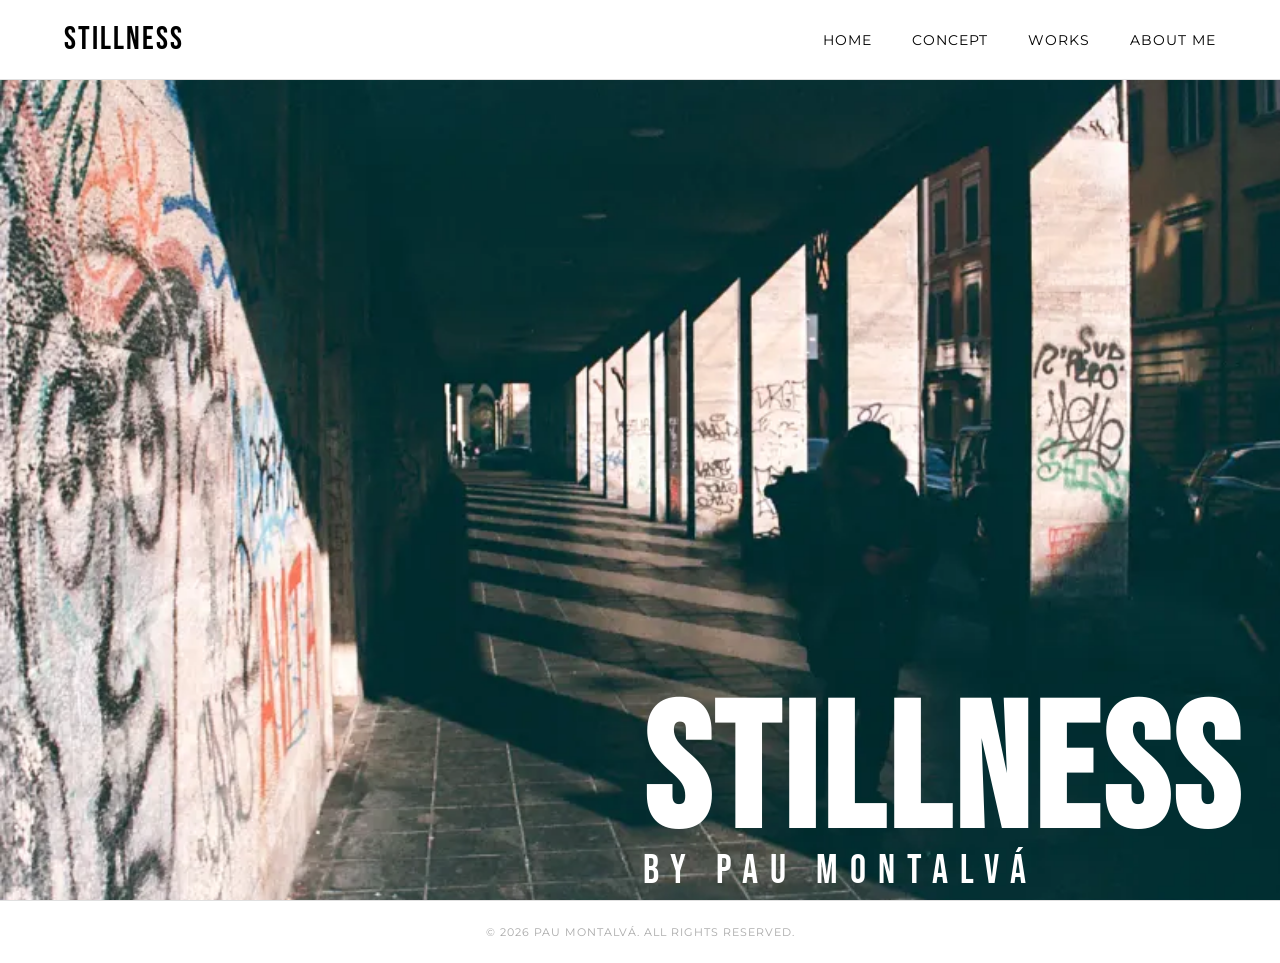
<file: index.html>
<!DOCTYPE html>
<html lang="ca">

<head>
    <!--ETIQUETA PARA UN MEJOR POSICIONAMIENTO SEO-->
    <meta name="description" content="Stillness - Una exploración visual sobre el minimalismo y la calma a través del disseño web y la fotografia de Pau Montalvá.">
    <meta charset="UTF-8">
    <meta name="viewport" content="width=device-width, initial-scale=1.0">
    <title>STILLNESS | Pau Montalvá</title>
    <link rel="stylesheet" href="css/index.css">
    <script defer src="js/index.js"></script>

    <!--TIPOGRAFIA-->

    <link rel="preconnect" href="https://fonts.googleapis.com">
    <link rel="preconnect" href="https://fonts.gstatic.com" crossorigin>
    <link href="https://fonts.googleapis.com/css2?family=Bebas+Neue&family=Montserrat:wght@100..900&display=swap"
        rel="stylesheet">
</head>

<!--LOGO + NAV-->

<body>
    <header class="Header">
        <nav class="Nav-header">
            <div class="Logo">STILLNESS</div>

            <input type="checkbox" id="Menu-hamburguesa" style="display: none;">

            <ul class="List-nav">
                <li class="Item-nav"><a href="index.html" title="item del nav">HOME</a></li>
                <li class="Item-nav"><a href="concept.html" title="item del nav">CONCEPT</a></li>
                <li class="Item-nav"><a href="works.html" title="item del nav">WORKS</a></li>
                <li class="Item-nav"><a href="about.html" title="item del nav">ABOUT ME</a></li>
            </ul>

            <!--MENU HAMBURGUESA-->

            <label class="Label-hamburguesa" aria-label="Abre menú de navegación" for="Menu-hamburguesa">
                <svg xmlns="http://www.w3.org/2000/svg" width="26" height="26" fill="currentColor" class="List-icon"
                    viewBox="0 0 16 16">
                    <path fill-rule="evenodd"
                        d="M2.5 12a.5.5 0 0 1 .5-.5h10a.5.5 0 0 1 0 1H3a.5.5 0 0 1-.5-.5m0-4a.5.5 0 0 1 .5-.5h10a.5.5 0 0 1 0 1H3a.5.5 0 0 1-.5-.5m0-4a.5.5 0 0 1 .5-.5h10a.5.5 0 0 1 0 1H3a.5.5 0 0 1-.5-.5" />
                </svg>
            </label>
        </nav>
    </header>


    <!--IMAGEN DE FONDO-->

    <main class="Contenedor-home">
        <picture>
            <source id="carrusel-source" media="(min-width: 800px)" srcset="carrusel/home1.webp">
            <img id="carrusel-img" src="carrusel/home1.jpg" alt="Bolonia" loading="lazy">
        </picture>

        <!--TEXTO PRINCIPAL-->
        <div class="Text-home">
            <h2>STILLNESS</h2>
            <p>By Pau Montalvá</p>
        </div>
    </main>

    <!--FOOTER-->

    <footer class="Footer">
        <p>&copy; 2026 Pau Montalvá. All rights reserved.</p>

    </footer>

</body>

</html>
</file>
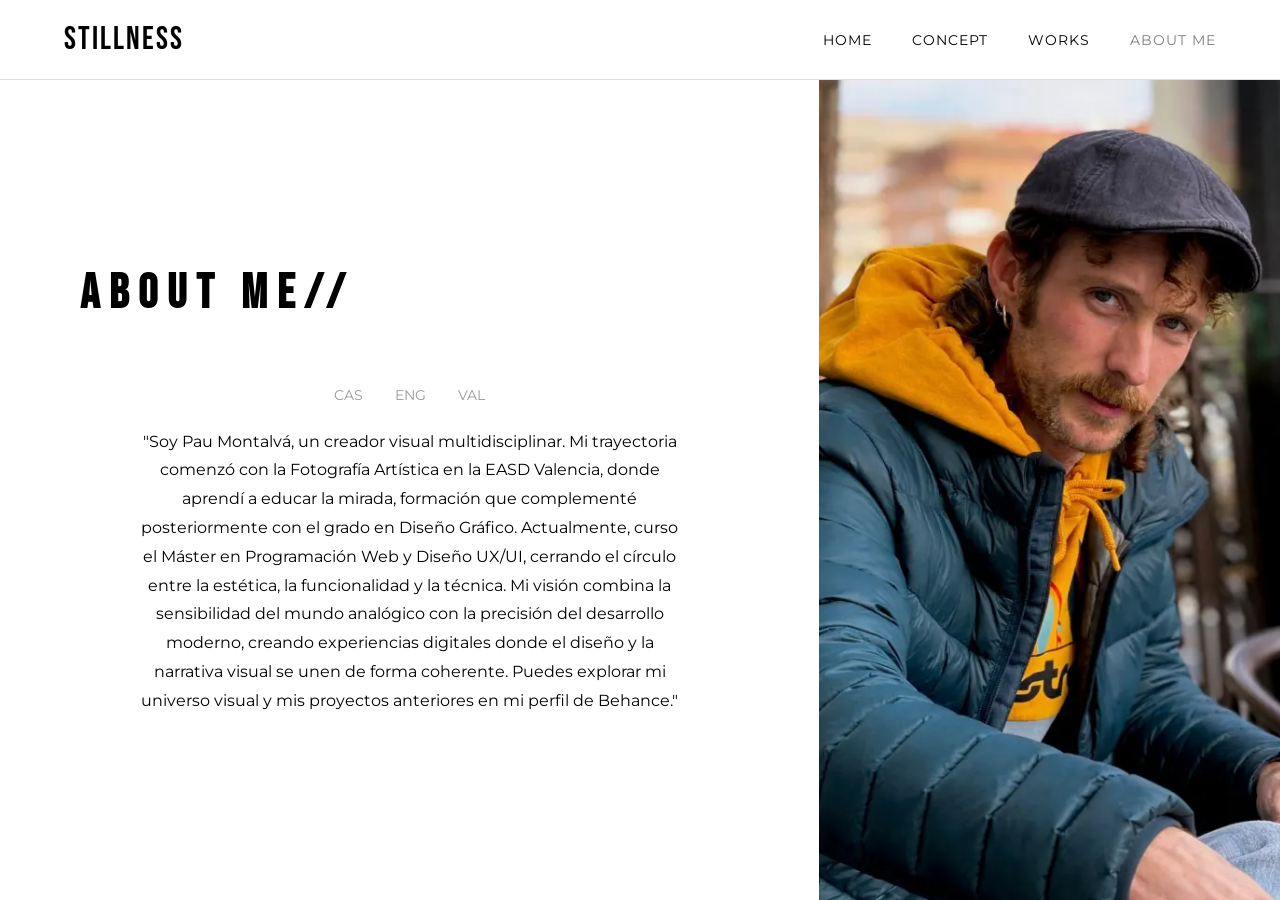
<file: about.html>
<!DOCTYPE html>
<html lang="en">
<head>
    <!--ETIQUETA PARA UN MEJOR POSICIONAMIENTO SEO-->
    <meta name="description" content="Stillness - Una exploración visual sobre el minimalismo y la calma a través del disseño web y la fotografia de Pau Montalvá.">
    <meta charset="UTF-8">
    <meta name="viewport" content="width=device-width, initial-scale=1.0">
    <title>About | Stillness</title>
    <link rel="stylesheet" href="css/index.css">
    <script defer src="js/index.js"></script>
    <link rel="preconnect" href="https://fonts.googleapis.com">
    <link rel="preconnect" href="https://fonts.gstatic.com" crossorigin>
    <link href="https://fonts.googleapis.com/css2?family=Bebas+Neue&family=Montserrat:wght@100..900&display=swap" rel="stylesheet">
</head>
<body>

    <!--HEADER + NAV-->

    <header class="Header">
        <nav class="Nav-header">
            <div class="Logo">STILLNESS</div>
            <input type="checkbox" id="Menu-hamburguesa" style="display: none;">
            <ul class="List-nav">
                <li class="Item-nav"><a href="index.html"  title="item del nav">HOME</a></li>
                <li id="Item-nav-concept"><a href="concept.html"  title="item del nav">CONCEPT</a></li>
                <li class="Item-nav"><a href="works.html"  title="item del nav">WORKS</a></li>
                <li class="Item-nav"><a id="aboutme" href="about.html" title="item del nav">ABOUT ME</a></li>
            </ul>
            <label class="Label-hamburguesa"  aria-label="Abre menú de navegación" for="Menu-hamburguesa">
                <svg xmlns="http://www.w3.org/2000/svg" width="26" height="26" fill="currentColor" class="List-icon" viewBox="0 0 16 16">
                    <path fill-rule="evenodd" d="M2.5 12a.5.5 0 0 1 .5-.5h10a.5.5 0 0 1 0 1H3a.5.5 0 0 1-.5-.5m0-4a.5.5 0 0 1 .5-.5h10a.5.5 0 0 1 0 1H3a.5.5 0 0 1-.5-.5m0-4a.5.5 0 0 1 .5-.5h10a.5.5 0 0 1 0 1H3a.5.5 0 0 1-.5-.5" />
                </svg>
            </label>
        </nav>
    </header>
  <!--TITULO Y MENU DE IDIOMAS-->
    <main class="Main-about">
        <section class="Section-about">
            <div class="About-content-wrapper">
                <h1 class="Titulo-about">ABOUT ME//</h1>

                <!--DIFERENTES IDIOMAS-->
                
                <div class="Container-about">
                    <div class="About-buttons">
                        <a href="#Spanish-about" title="idioma castellano about">CAS</a>
                        <a href="#English-about" title="idioma inglés del about">ENG</a>
                        <a href="#Valencian-about" title="idioma valenciano del about">VAL</a>
                    </div>

                    <div id="Spanish-about" class="About-text">
                        <p>"Soy Pau Montalvá, un creador visual multidisciplinar. Mi trayectoria comenzó con la Fotografía Artística en la EASD Valencia, donde aprendí a educar la mirada, formación que complementé posteriormente con el grado en Diseño Gráfico. Actualmente, curso el Máster en Programación Web y Diseño UX/UI, cerrando el círculo entre la estética, la funcionalidad y la técnica. Mi visión combina la sensibilidad del mundo analógico con la precisión del desarrollo moderno, creando experiencias digitales donde el diseño y la narrativa visual se unen de forma coherente. Puedes explorar mi universo visual y mis proyectos anteriores en mi perfil de Behance."</p>
                    </div>

                    <div id="English-about" class="About-text">
                        <p>"I'm Pau Montalvá, a multidisciplinary visual creator. My journey began with Artistic Photography at EASD Valencia, where I learned to train my eye, a skill I later complemented with a degree in Graphic Design. Currently, I'm pursuing a Master's in Web Programming and UX/UI Design, completing the circle between aesthetics, functionality, and technique. My vision combines the sensitivity of the analog world with the precision of modern development, creating digital experiences where design and visual storytelling come together seamlessly. You can explore my visual universe and previous projects on my Behance profile."</p>
                    </div>

                    <div id="Valencian-about" class="About-text">
                        <p>"Soc Pau Montalvá, un creador visual multidisciplinari. La meua trajectòria va començar amb la Fotografia Artística en la EASD València, on vaig aprendre a educar la mirada, formació que vaig complementar posteriorment amb el grau en Disseny Gràfic. Actualment, curse el Màster en Programació Web i Disseny UX/UI, tancant el cercle entre l'estètica, la funcionalitat i la tècnica. La meua visió combina la sensibilitat del món analògic amb la precisió del desenvolupament modern, creant experiències digitals on el disseny i la narrativa visual s'uneixen de manera coherent. Pots explorar el meu univers visual i els meus projectes anteriors en el meu perfil de Behance."</p>
                    </div>
                </div>
            </div>
        </section>
    
        <!--IMAGEN PERSONAL-->
        <picture class="About-image-container">
            <source media="(min-width: 800px)" srcset="proyecto1/imagenabout.webp">
            <img src="proyecto1/imagenabout2.jpeg" alt="Pau Montalvá" loading="lazy">
        </picture>
    </main>
</body>
</html>
</file>
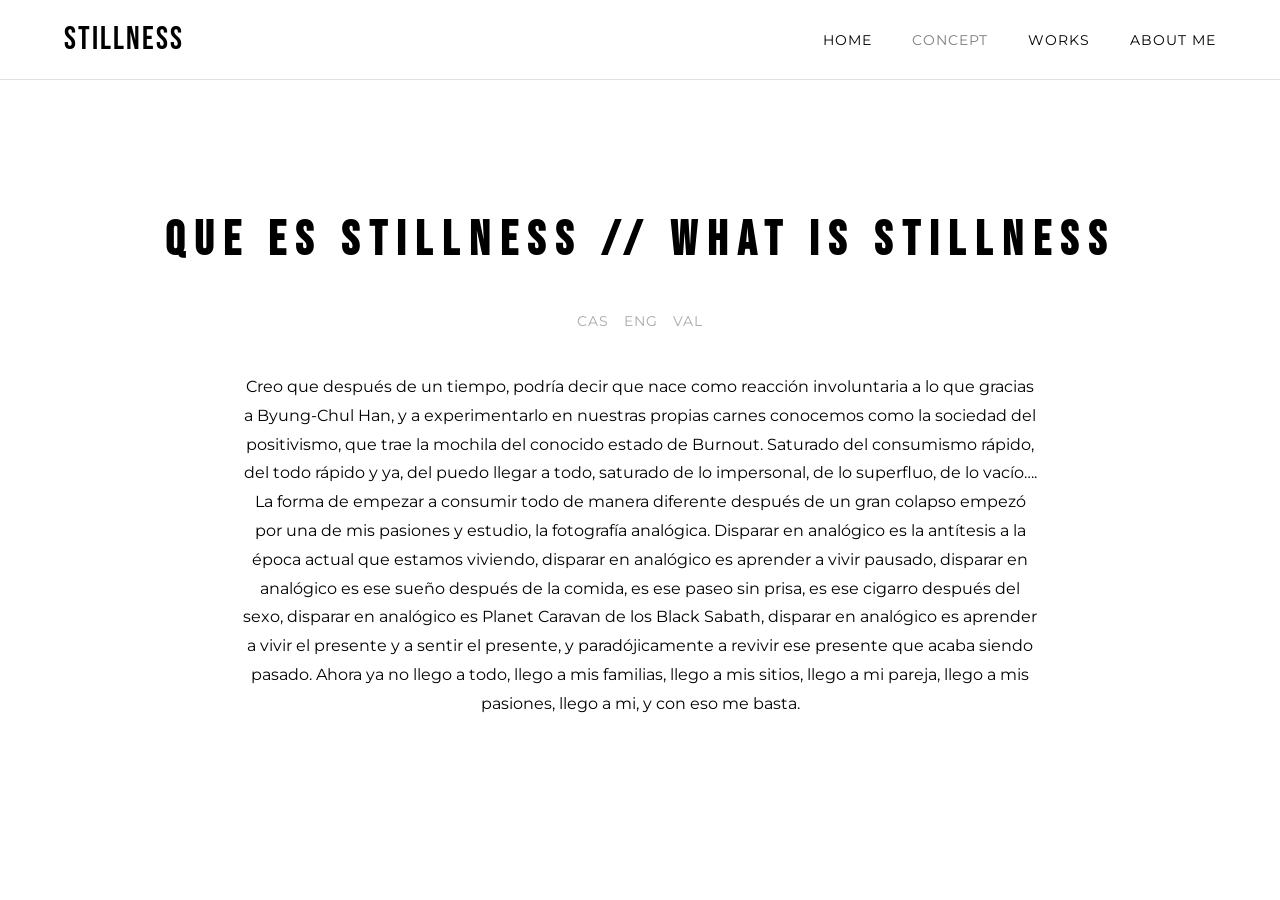
<file: concept.html>
<!DOCTYPE html>
<html lang="en">

<head>
    <!--ETIQUETA PARA UN MEJOR POSICIONAMIENTO SEO-->
    <meta name="description" content="Stillness - Una exploración visual sobre el minimalismo y la calma a través del disseño web y la fotografia de Pau Montalvá.">
    <meta charset="UTF-8">
    <meta name="viewport" content="width=device-width, initial-scale=1.0">
    <title>Concept | Stillness</title>
    <link rel="stylesheet" href="css/index.css">
    <script defer src="js/index.js"></script>

    <!--TIPOGRAFIA-->
    <link rel="preconnect" href="https://fonts.googleapis.com">
    <link rel="preconnect" href="https://fonts.gstatic.com" crossorigin>
    <link href="https://fonts.googleapis.com/css2?family=Bebas+Neue&family=Montserrat:wght@100..900&display=swap"
        rel="stylesheet">

</head>



<body>

    <!--HEADER + LOGO + NAV-->

    <header class="Header">
        <nav class="Nav-header">
            <div class="Logo">STILLNESS</div>

            <input type="checkbox" id="Menu-hamburguesa" aria-label="Abre menú de navegación" style="display: none;">

            <ul class="List-nav">
                <li class="Item-nav"><a href="index.html"  title="item del nav">HOME</a></li>
                <li id="Item-nav-concept"><a class="concep" href="concept.html"  title="item del nav">CONCEPT</a></li>
                <li class="Item-nav"><a href="works.html"  title="item del nav">WORKS</a></li>
                <li class="Item-nav"><a href="about.html"  title="item del nav">ABOUT ME</a></li>
            </ul>

            <label class="Label-hamburguesa"  aria-label="Abre menú de navegación" for="Menu-hamburguesa">
                <svg xmlns="http://www.w3.org/2000/svg" width="26" height="26" fill="currentColor" class="List-icon"
                    viewBox="0 0 16 16">
                    <path fill-rule="evenodd"
                        d="M2.5 12a.5.5 0 0 1 .5-.5h10a.5.5 0 0 1 0 1H3a.5.5 0 0 1-.5-.5m0-4a.5.5 0 0 1 .5-.5h10a.5.5 0 0 1 0 1H3a.5.5 0 0 1-.5-.5m0-4a.5.5 0 0 1 .5-.5h10a.5.5 0 0 1 0 1H3a.5.5 0 0 1-.5-.5" />
                </svg>
            </label>
        </nav>
    </header>

    <!--CUERPO PRINCIPAL DE LA SECCION CONCEPT-->
    <section class="Section-concept">

        <h1>Que es Stillness // What is Stillness</h1>

        <!--Botones-->
        <div class="Section-buttons">
            <a href="#castellano" class="Spanish-a" title="idioma castellano concept">CAS</a>
            <a href="#ingles" class="English-a" title="idioma castellano concept">ENG</a>
            <a href="#valenciano" class="Valencia-a" title="idioma castellano concept">VAL</a>
        </div>

        <!--Contenedor principal y contenedores de idiomas-->

        <div class="Container-concept">
            <div id="castellano">

                <p>
                    Creo que después de un tiempo, podría decir que nace como reacción involuntaria a lo que gracias a
                    Byung-Chul Han, y a experimentarlo en nuestras propias carnes conocemos como la sociedad del
                    positivismo, que trae la mochila del conocido estado de Burnout. Saturado del consumismo rápido, del
                    todo rápido y ya, del puedo llegar a todo, saturado de lo impersonal, de lo superfluo, de lo vacío….
                    La forma de empezar a consumir todo de manera diferente después de un gran colapso empezó por una de
                    mis pasiones y estudio, la fotografía analógica. Disparar en analógico es la antítesis a la época
                    actual que estamos viviendo, disparar en analógico es aprender a vivir pausado, disparar en
                    analógico es ese sueño después de la comida, es ese paseo sin prisa, es ese cigarro después del
                    sexo, disparar en analógico es Planet Caravan de los Black Sabath, disparar en analógico es aprender
                    a vivir el presente y a sentir el presente, y paradójicamente a revivir ese presente que acaba
                    siendo pasado. Ahora ya no llego a todo, llego a mis familias, llego a mis sitios, llego a mi
                    pareja, llego a mis pasiones, llego a mi, y con eso me basta.
                </p>
            </div>

            <div id="ingles">

                <p>
                    I think that after some time I could say it was born as an involuntary reaction to what, thanks to
                    Byung-Chul Han and our own firsthand experience, we know as the society of positivism, which carries
                    the burden of the well-known state of burnout. Saturated with fast consumerism, with everything fast
                    and now, with the "I can do it all" mentality, saturated with the impersonal, the superfluous, the
                    empty… The way to start consuming everything differently after a major breakdown began with one of
                    my passions and areas of study: analog photography. Shooting on film is the antithesis of the
                    current era we are living in; shooting on film is learning to live slowly, shooting on film is that
                    post-lunch nap, that unhurried walk, that cigarette after sex; shooting on film is Planet Caravan of
                    Black Sabath; shooting on film is learning to live in the present and to feel the present, and
                    paradoxically, to relive that present that ends up becoming the past. Now I can't do everything, I
                    can be with my family, I can be with my places, I can be with my partner, I can be with my passions,
                    I can be with myself, and that's enough for me.
                </p>
            </div>

            <div id="valenciano">

                <p>
                    Crec que després d'un temps podria dir que naix com a reacció involuntària al que gràcies a
                    Byung-Chul Han, i a experimentar-ho en les nostres pròpies carns coneixem com la societat del
                    positivisme, que porta la motxilla del conegut estat de Burnout. Saturat del consumisme ràpid, del
                    tot ràpid i ja, del puc arribar a tot saturat de l'impersonal, del superflu, del buit…. La manera de
                    començar a consumir tot de manera diferent després d'un gran col·lapse va començar per una de les
                    meues passions i estudi, la fotografia analògica. Disparar en analògic és l'antítesi a l'època
                    actual que estem vivint, disparar en analògic és aprendre a viure pausat, disparar en analògic és
                    eixe somni després del menjar, és eixe passeig sense pressa, és eixe piti després del sexe, disparar
                    en analògic és Planet Caravan dels Black Sabath, disparar en analògic és aprendre a viure el present
                    i a sentir el present, i paradoxalment a reviure eixe present que acaba sent passat. Ara ja no
                    arribe a tot, arribe a les meues famílies, arribe als meus llocs, arribe a la meua parella, arribe a
                    les meues passions, arribe a mi, i amb això em sobra.
                </p>
            </div>

        </div>
    </section>

</body>

</html>
</file>
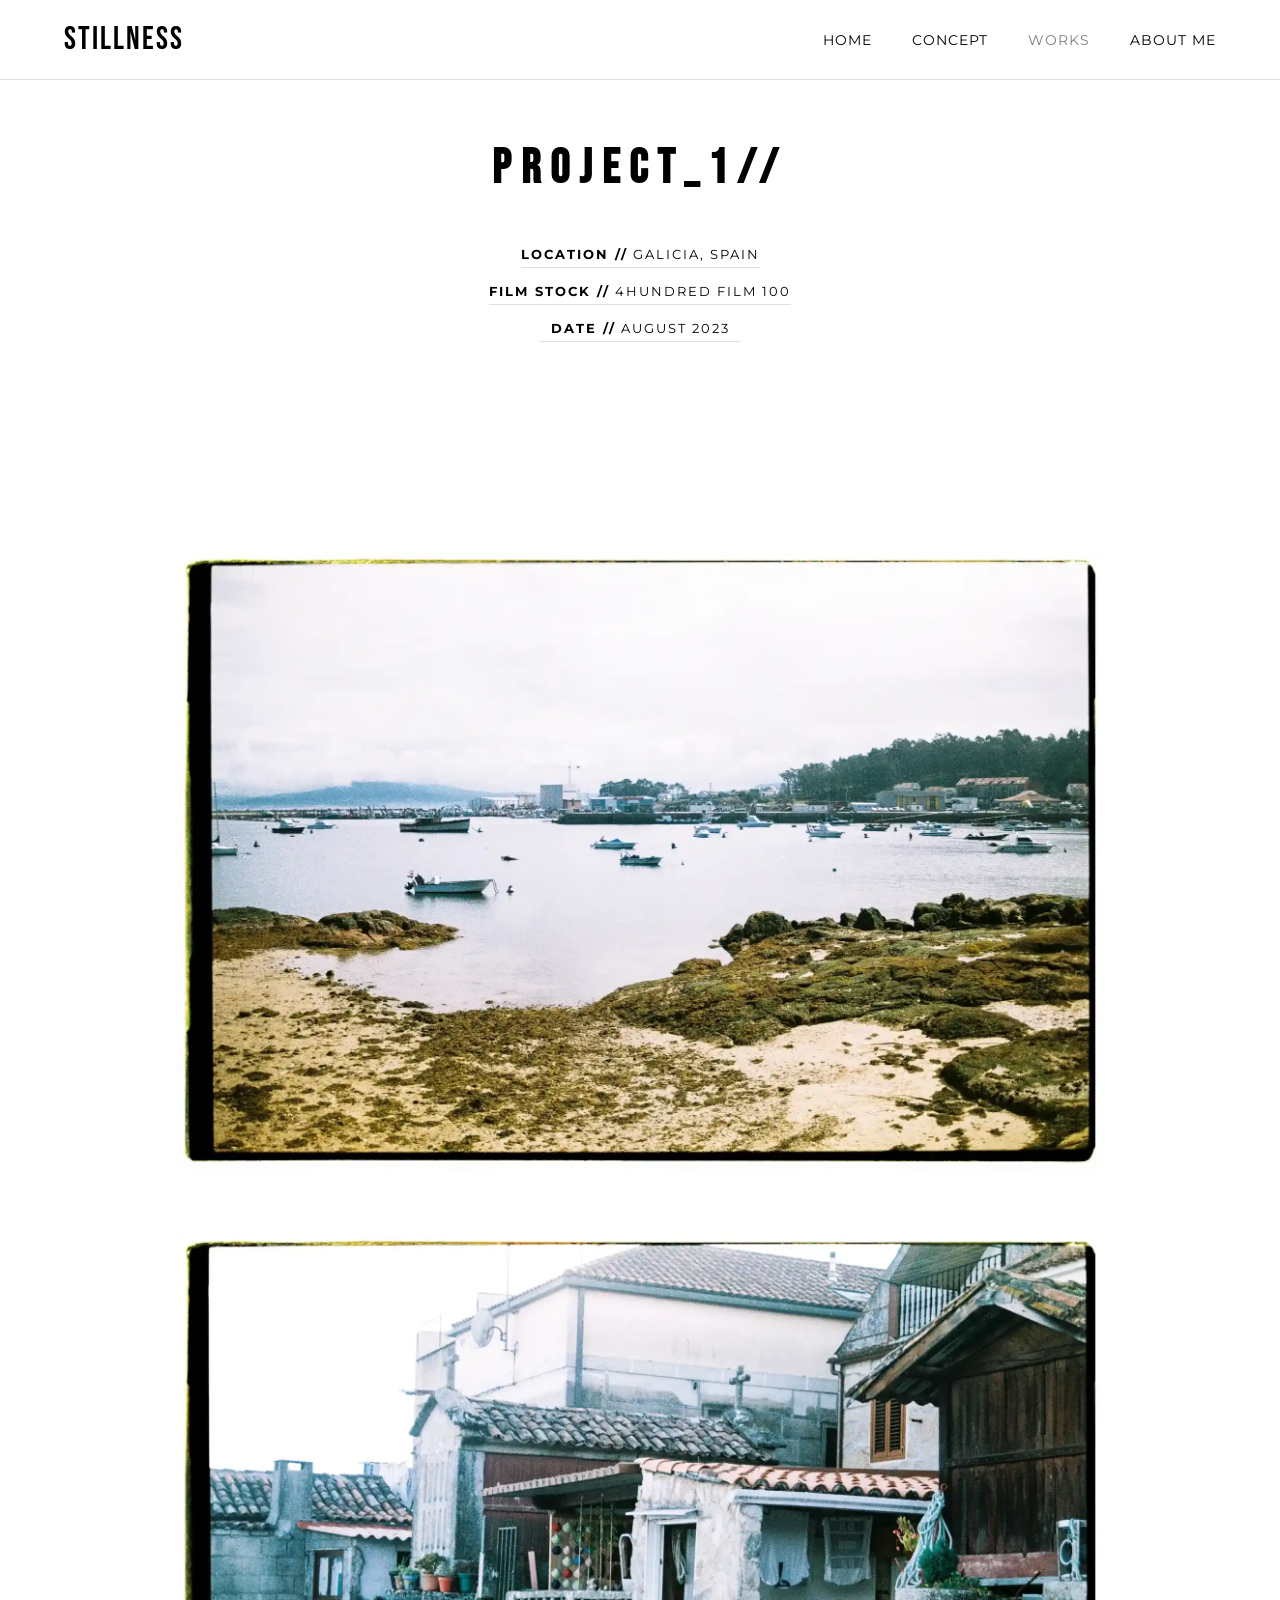
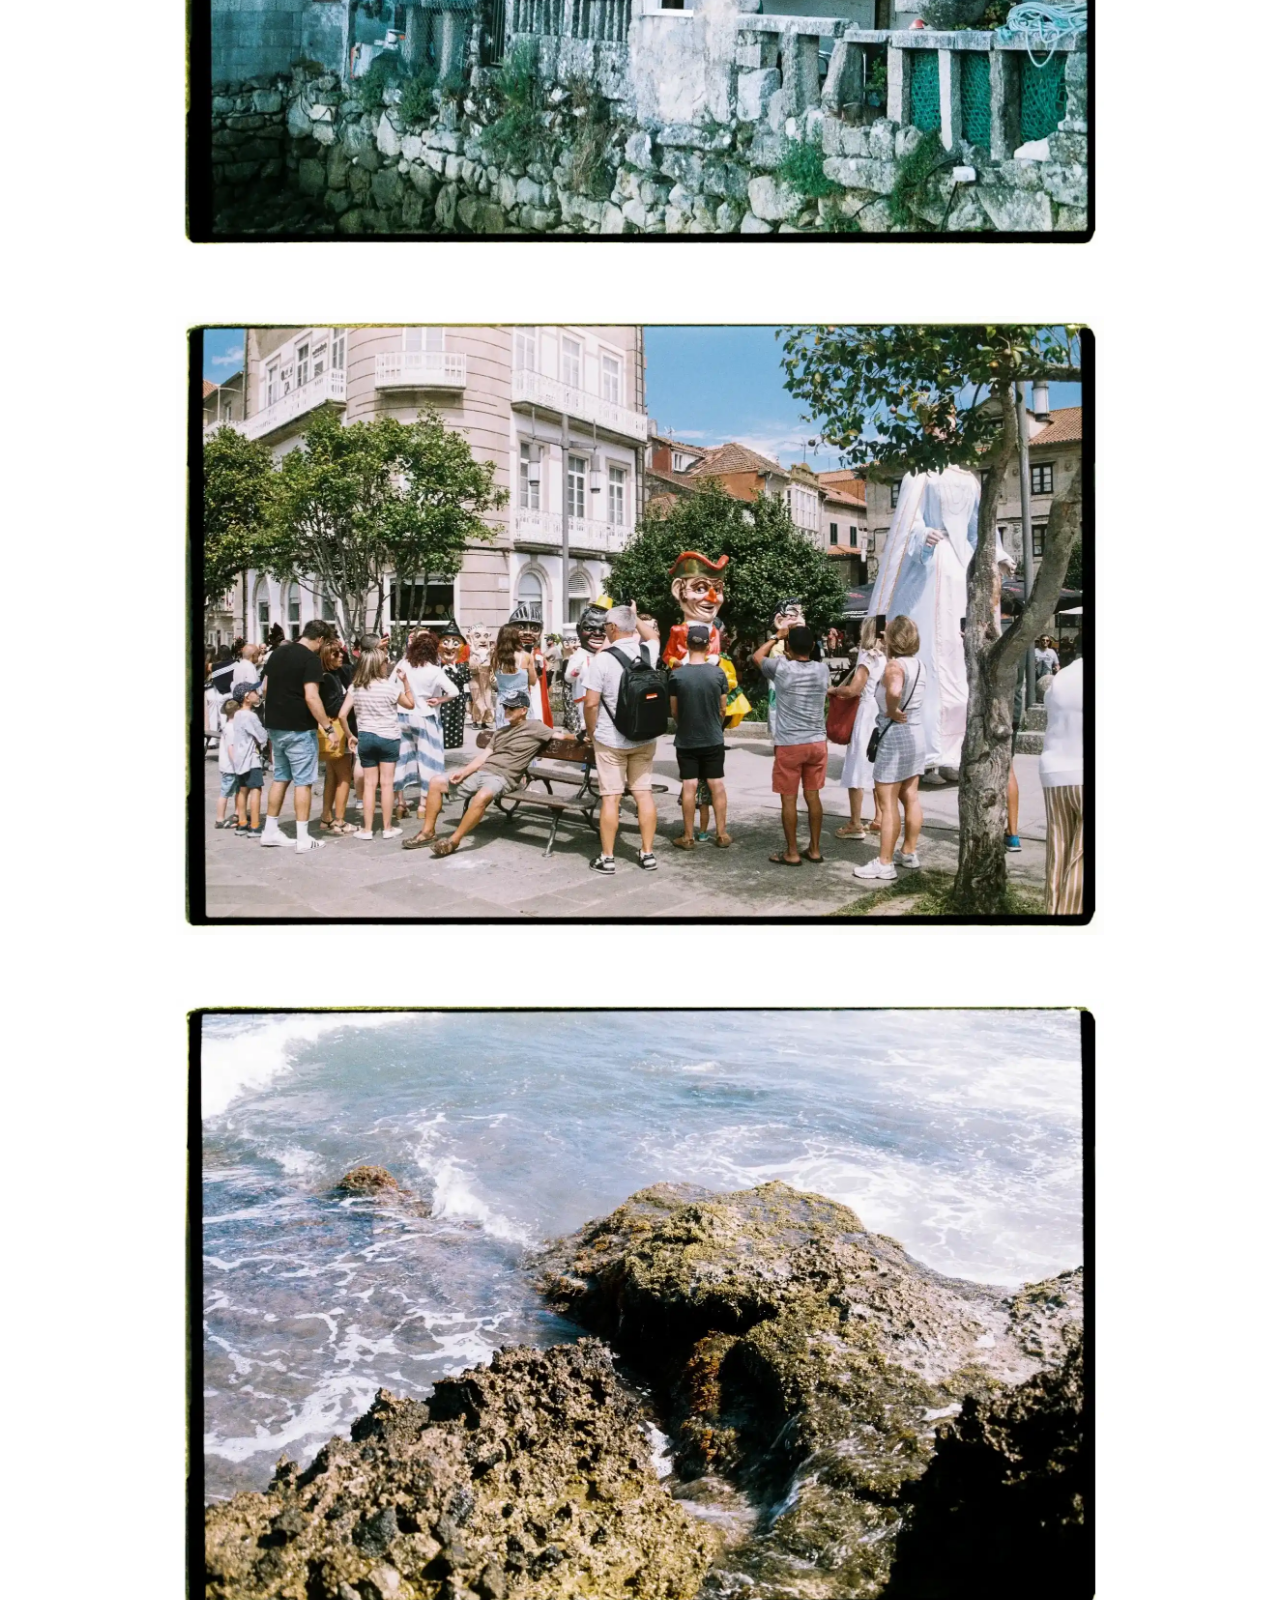
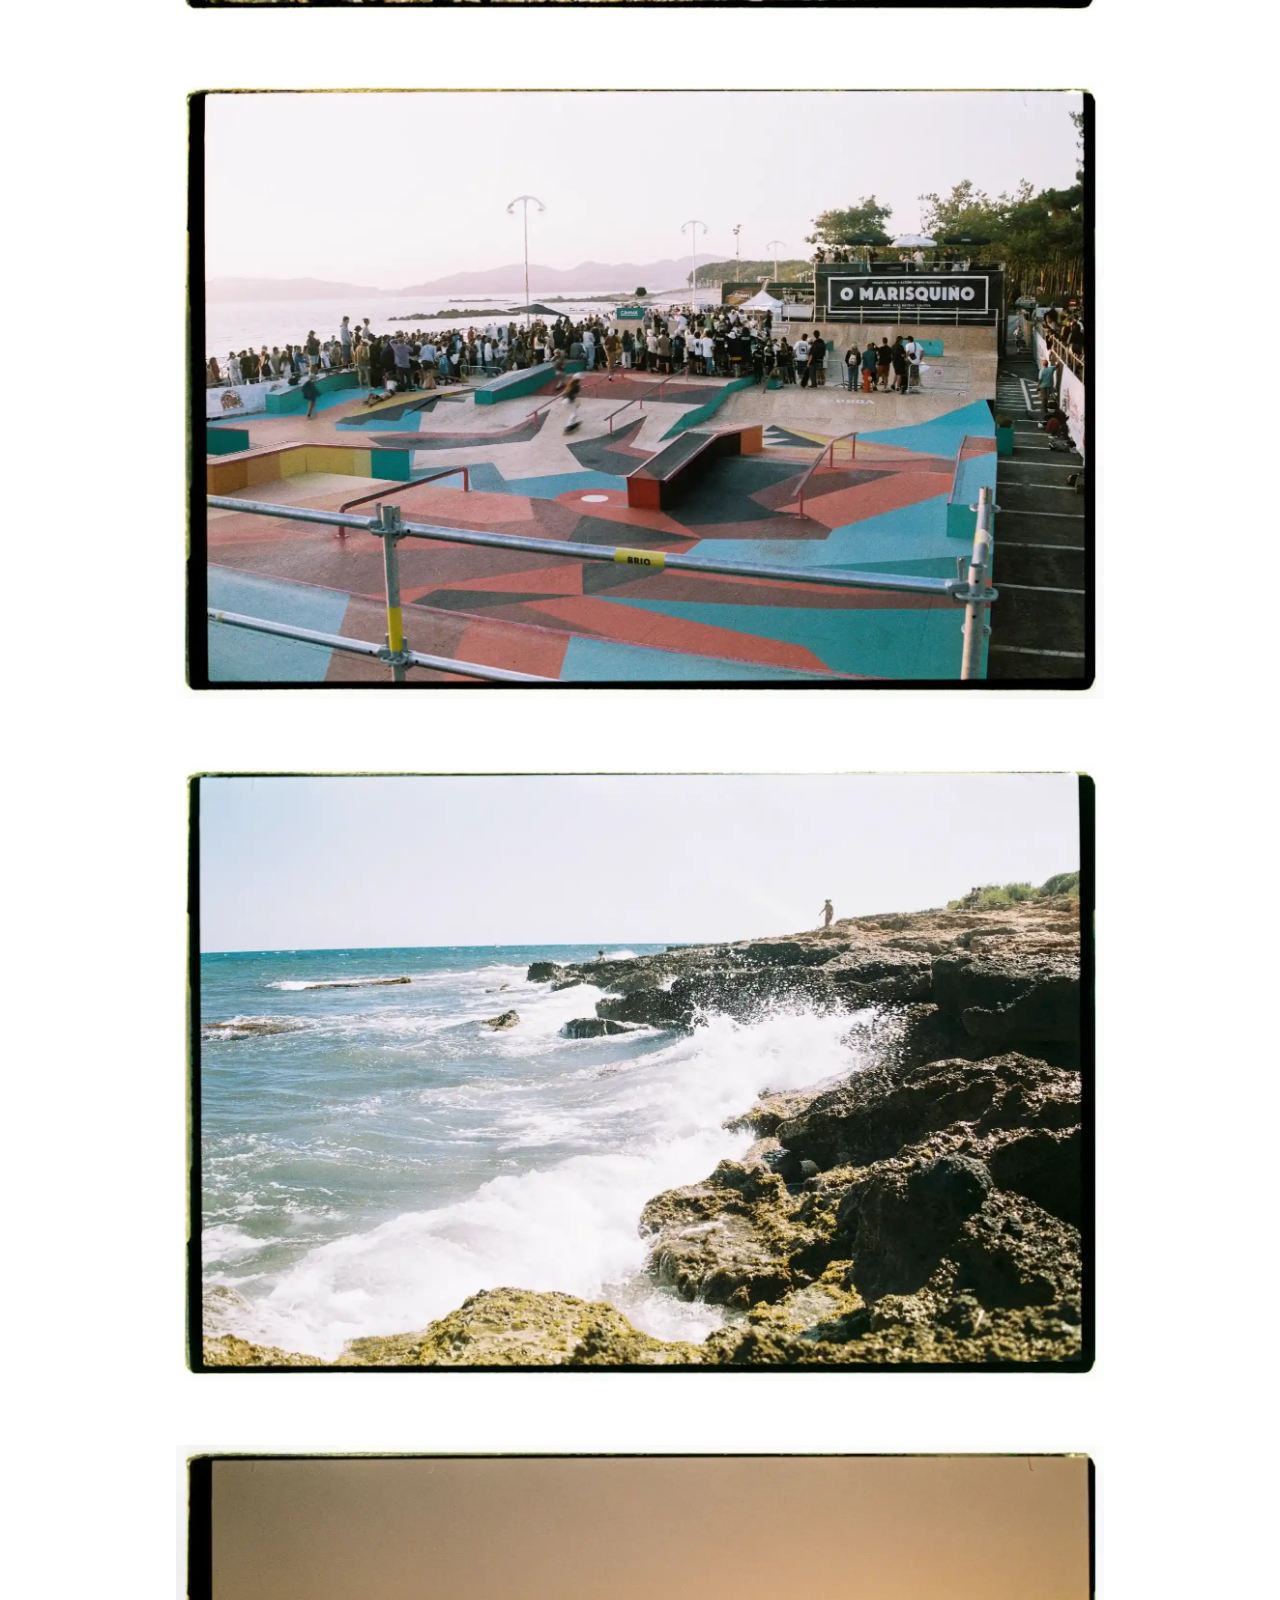
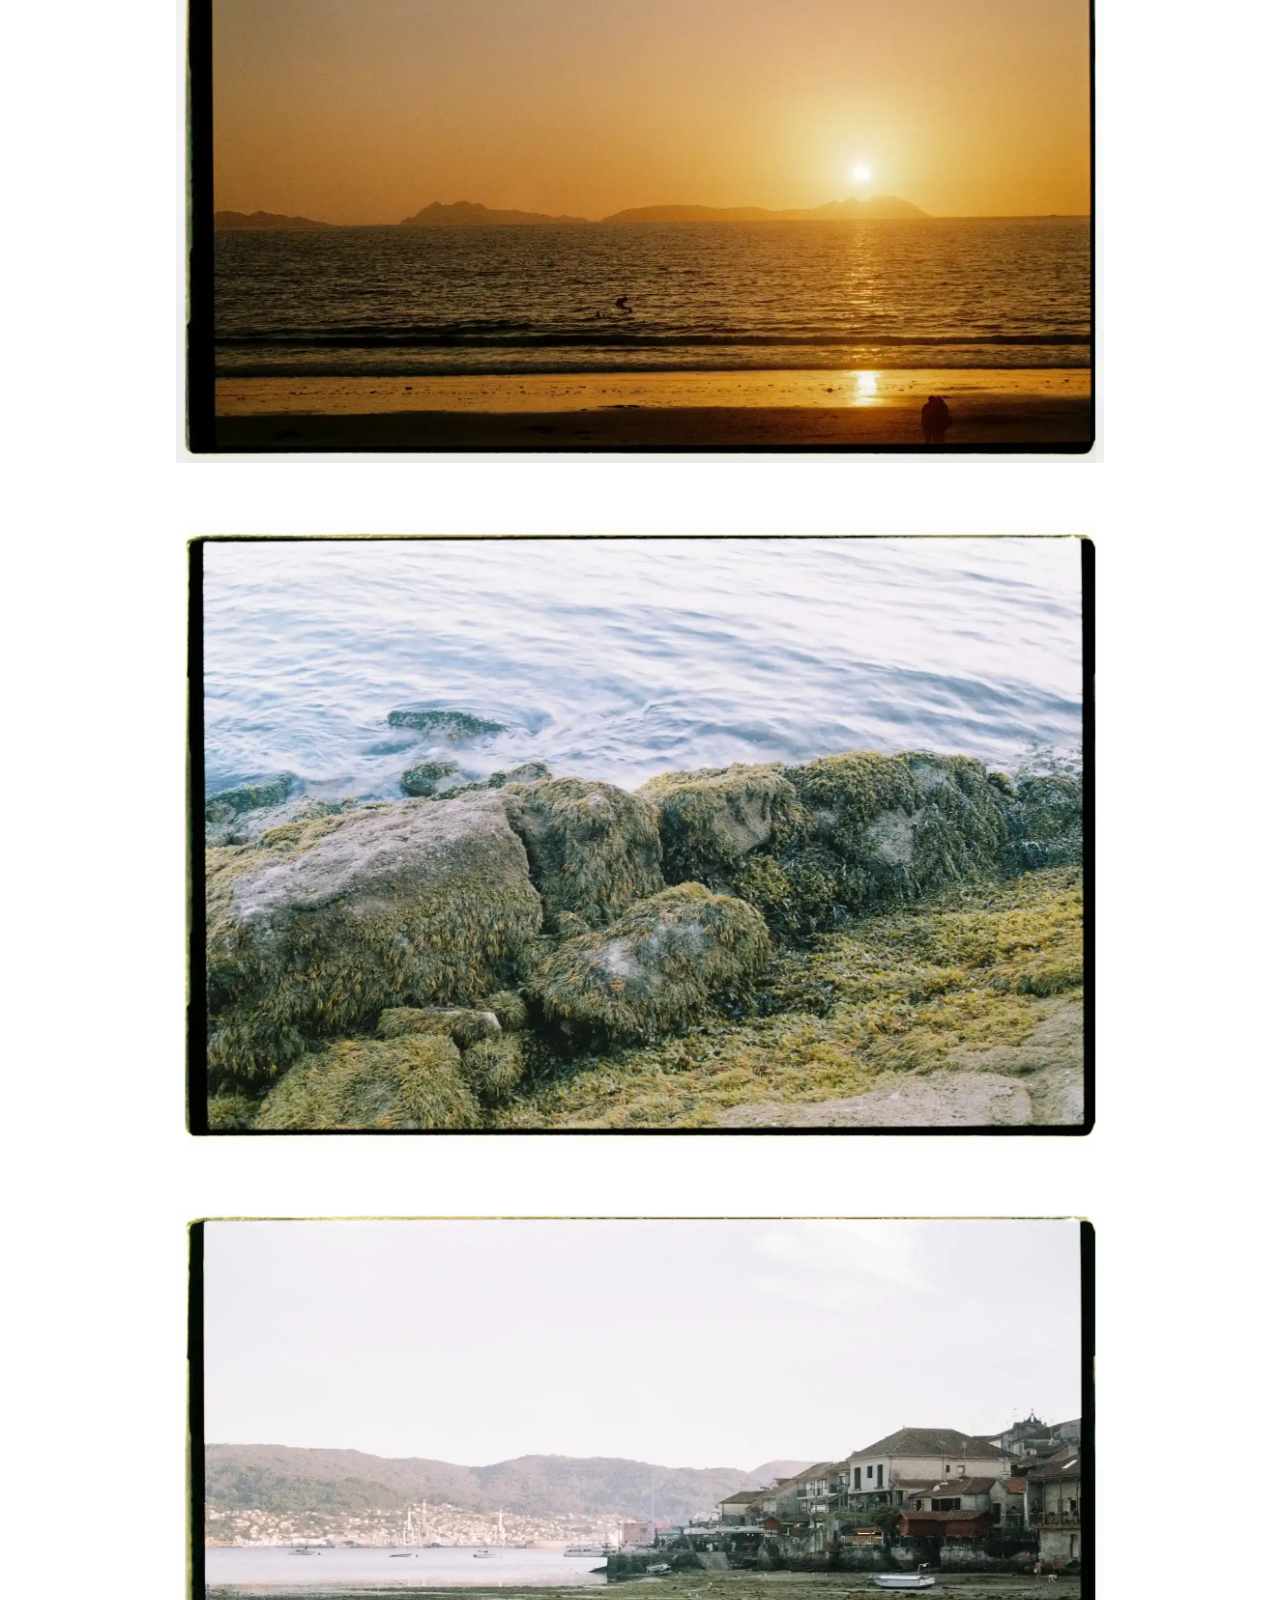
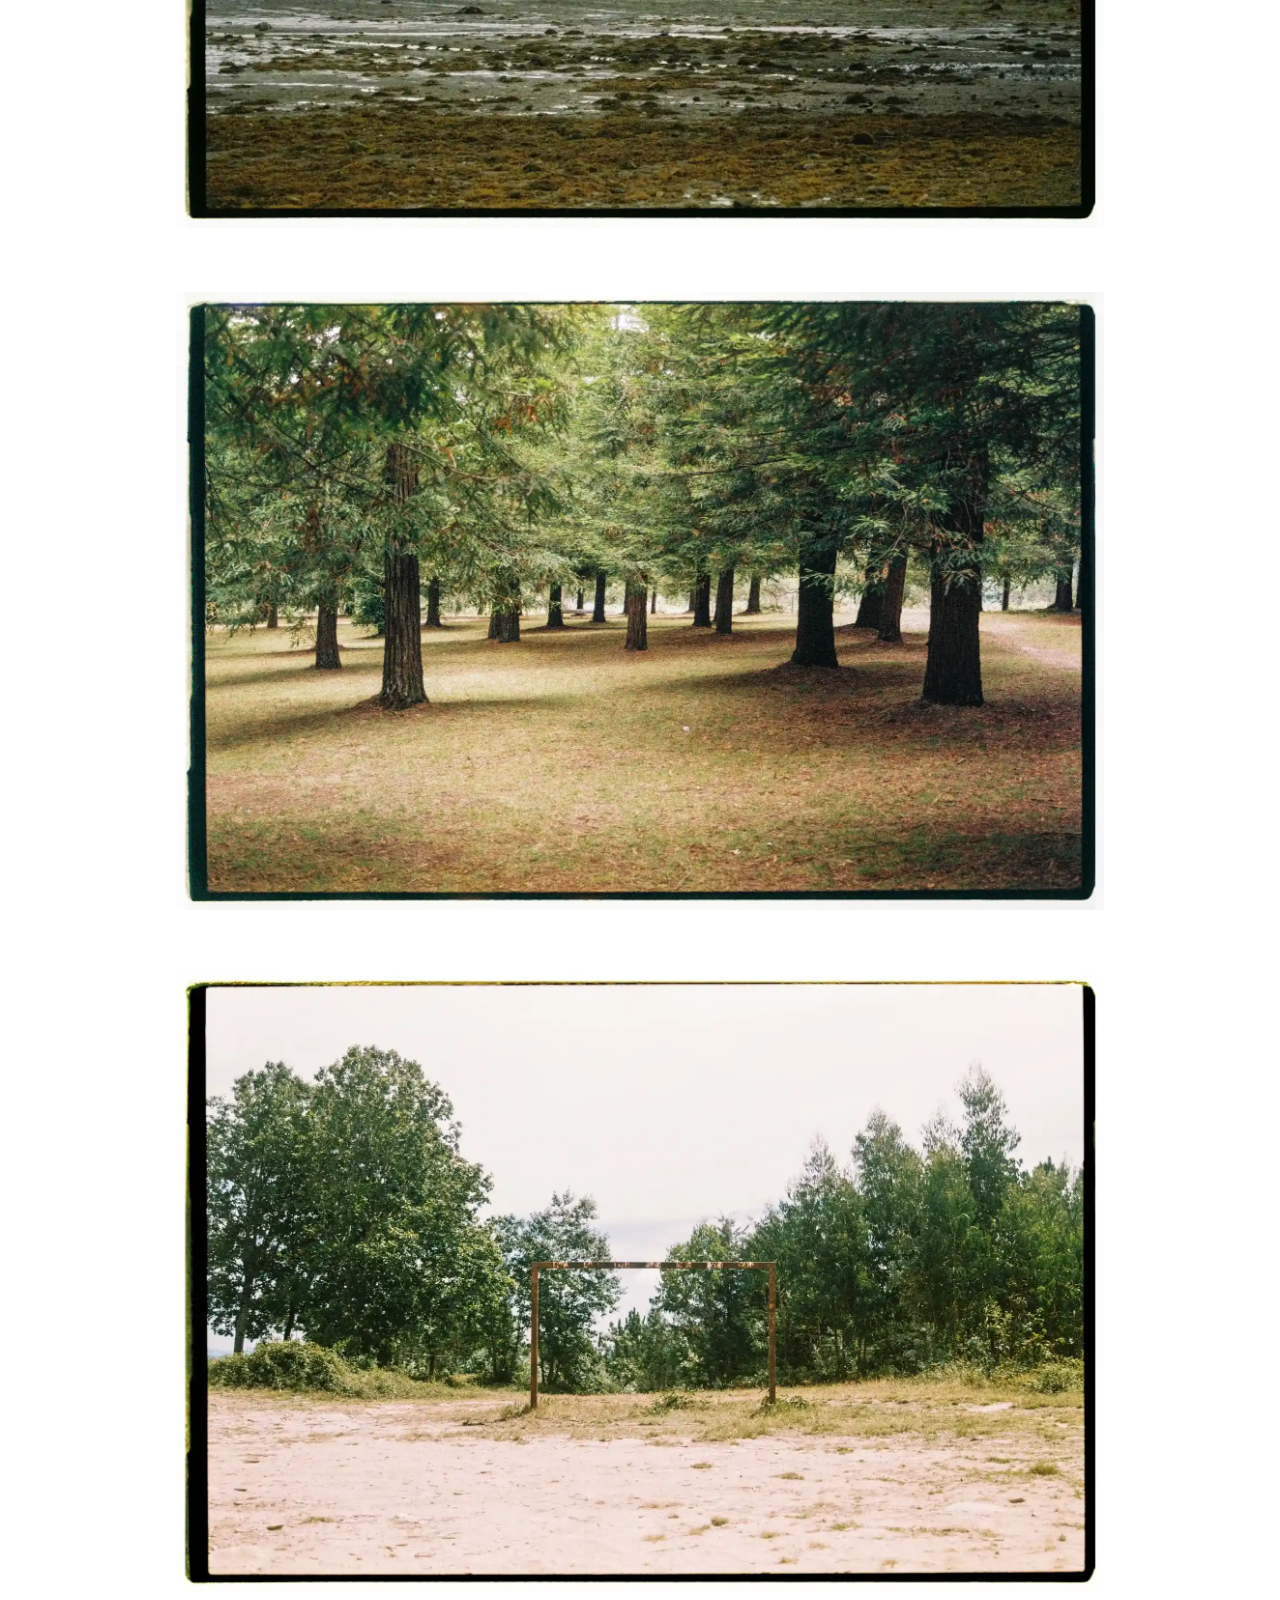
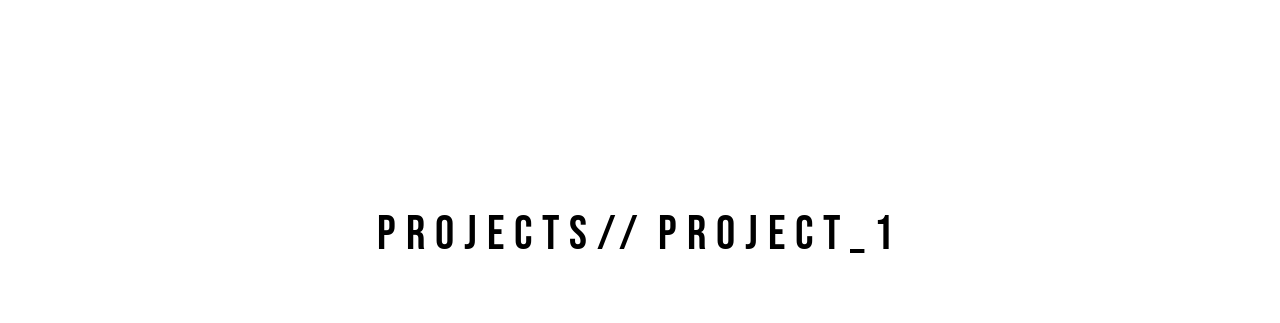
<file: project1.html>
<!DOCTYPE html>
<html lang="en">

<head>
    <!--ETIQUETA PARA UN MEJOR POSICIONAMIENTO SEO-->
    <meta name="description" content="Stillness - Una exploración visual sobre el minimalismo y la calma a través del disseño web y la fotografia de Pau Montalvá.">
    <meta charset="UTF-8">
    <meta name="viewport" content="width=device-width, initial-scale=1.0">
    <title>Proyecto1</title>
    <link rel="stylesheet" href="css/index.css">
    <script defer src="js/index.js"></script>

    <!--TIPOGRAFIA-->
    <link rel="preconnect" href="https://fonts.googleapis.com">
    <link rel="preconnect" href="https://fonts.gstatic.com" crossorigin>
    <link href="https://fonts.googleapis.com/css2?family=Bebas+Neue&family=Montserrat:wght@100..900&display=swap"
        rel="stylesheet">
</head>

<body>

    <!--HEADER + NAV DE PROJECT1-->
    <header class="Header">
        <nav class="Nav-header">
            <div class="Logo">STILLNESS</div>

            <input type="checkbox" id="Menu-hamburguesa" style="display: none;">

            <ul class="List-nav">
                <li class="Item-nav"><a href="index.html" title="item del nav">HOME</a></li>
                <li id="Item-nav-concept"><a href="concept.html" title="item del nav">CONCEPT</a></li>
                <li class="Item-nav"><a class="works" href="works.html" title="item del nav">WORKS</a></li>
                <li class="Item-nav"><a href="about.html" title="item del nav">ABOUT ME</a></li>
            </ul>
            <!--MENU HAMBURGUESA-->
            <label class="Label-hamburguesa" aria-label="Abre menú de navegación" for="Menu-hamburguesa">
                <svg xmlns="http://www.w3.org/2000/svg" width="26" height="26" fill="currentColor" class="List-icon"
                    viewBox="0 0 16 16">
                    <path fill-rule="evenodd"
                        d="M2.5 12a.5.5 0 0 1 .5-.5h10a.5.5 0 0 1 0 1H3a.5.5 0 0 1-.5-.5m0-4a.5.5 0 0 1 .5-.5h10a.5.5 0 0 1 0 1H3a.5.5 0 0 1-.5-.5m0-4a.5.5 0 0 1 .5-.5h10a.5.5 0 0 1 0 1H3a.5.5 0 0 1-.5-.5" />
                </svg>
            </label>
        </nav>
    </header>

    <!--Titulo + ficha del carrete-->
    <main class="Main-project1">
        <h1>Project_1//</h1>
        <div class="Card-project1">
            <ul class="Project-info">
                <li><strong>LOCATION //</strong> GALICIA, SPAIN</li>
                <li><strong>FILM STOCK //</strong> 4HUNDRED FILM 100</li>
                <li><strong>DATE //</strong> AUGUST 2023</li>
            </ul>
        </div>

        <!--Imágenes-->

        <section class="Section-project1">

            <div class="Container-project1">



                <picture>
                    <source srcset="proyecto1/1webp/galicia1.webp" type="image/webp">
                    <img src="proyecto1/galicia1.jpg" alt="puerto Galicia" loading="lazy">
                </picture>

                <picture>
                    <source srcset="proyecto1/1webp/galicia2.webp" type="image/webp">
                    <img src="proyecto1/galicia2.jpg" alt="combarro" loading="lazy">
                </picture>

                <picture>
                    <source srcset="proyecto1/1webp/galicia3.webp" type="image/webp">
                    <img src="proyecto1/galicia3.jpg" alt="cabezones pontevedra" loading="lazy">
                </picture>

                <picture>
                    <source srcset="proyecto1/1webp/galicia4.webp" type="image/webp">
                    <img src="proyecto1/galicia4.jpg" alt="orilla cies" loading="lazy">
                </picture>

                <picture>
                    <source srcset="proyecto1/1webp/galicia5.webp" type="image/webp">
                    <img src="proyecto1/galicia5.jpg" alt="skatepark marisquiño" loading="lazy">
                </picture>

                <picture>
                    <source srcset="proyecto1/1webp/galicia6.webp" type="image/webp">
                    <img src="proyecto1/galicia6.jpg" alt="orilla vigo" loading="lazy">
                </picture>

                <picture>
                    <source srcset="proyecto1/1webp/galicia7.webp" type="image/webp">
                    <img src="proyecto1/galicia7.jpg" alt="atardecer vigo" loading="lazy">
                </picture>

                <picture>
                    <source srcset="proyecto1/1webp/galicia8.webp" type="image/webp">
                    <img src="proyecto1/galicia8.jpg" alt="orilla arousa" loading="lazy">
                </picture>

                <picture>
                    <source srcset="proyecto1/1webp/galicia9.webp" type="image/webp">
                    <img src="proyecto1/galicia9.jpg" alt="orilla combarro" loading="lazy">
                </picture>

                <picture>
                    <source srcset="proyecto1/1webp/galicia10.webp" type="image/webp">
                    <img src="proyecto1/galicia10.jpg" alt="bosque sequollas" loading="lazy">
                </picture>

                <picture>
                    <source srcset="proyecto1/1webp/galicia11.webp" type="image/webp">
                    <img src="proyecto1/galicia11.jpg" alt="porteria sequollas" loading="lazy">
                </picture>



            </div>

        </section>



        <!--BOTONES DE VUELTA-->
        <div class="Buttons-project1">
            <a href="works.html" class="Return-works">PROJECTS//</a>
            <a href="project1.html" class="Return-page">Project_1</a>
        </div>
    </main>

</body>

</html>
</file>
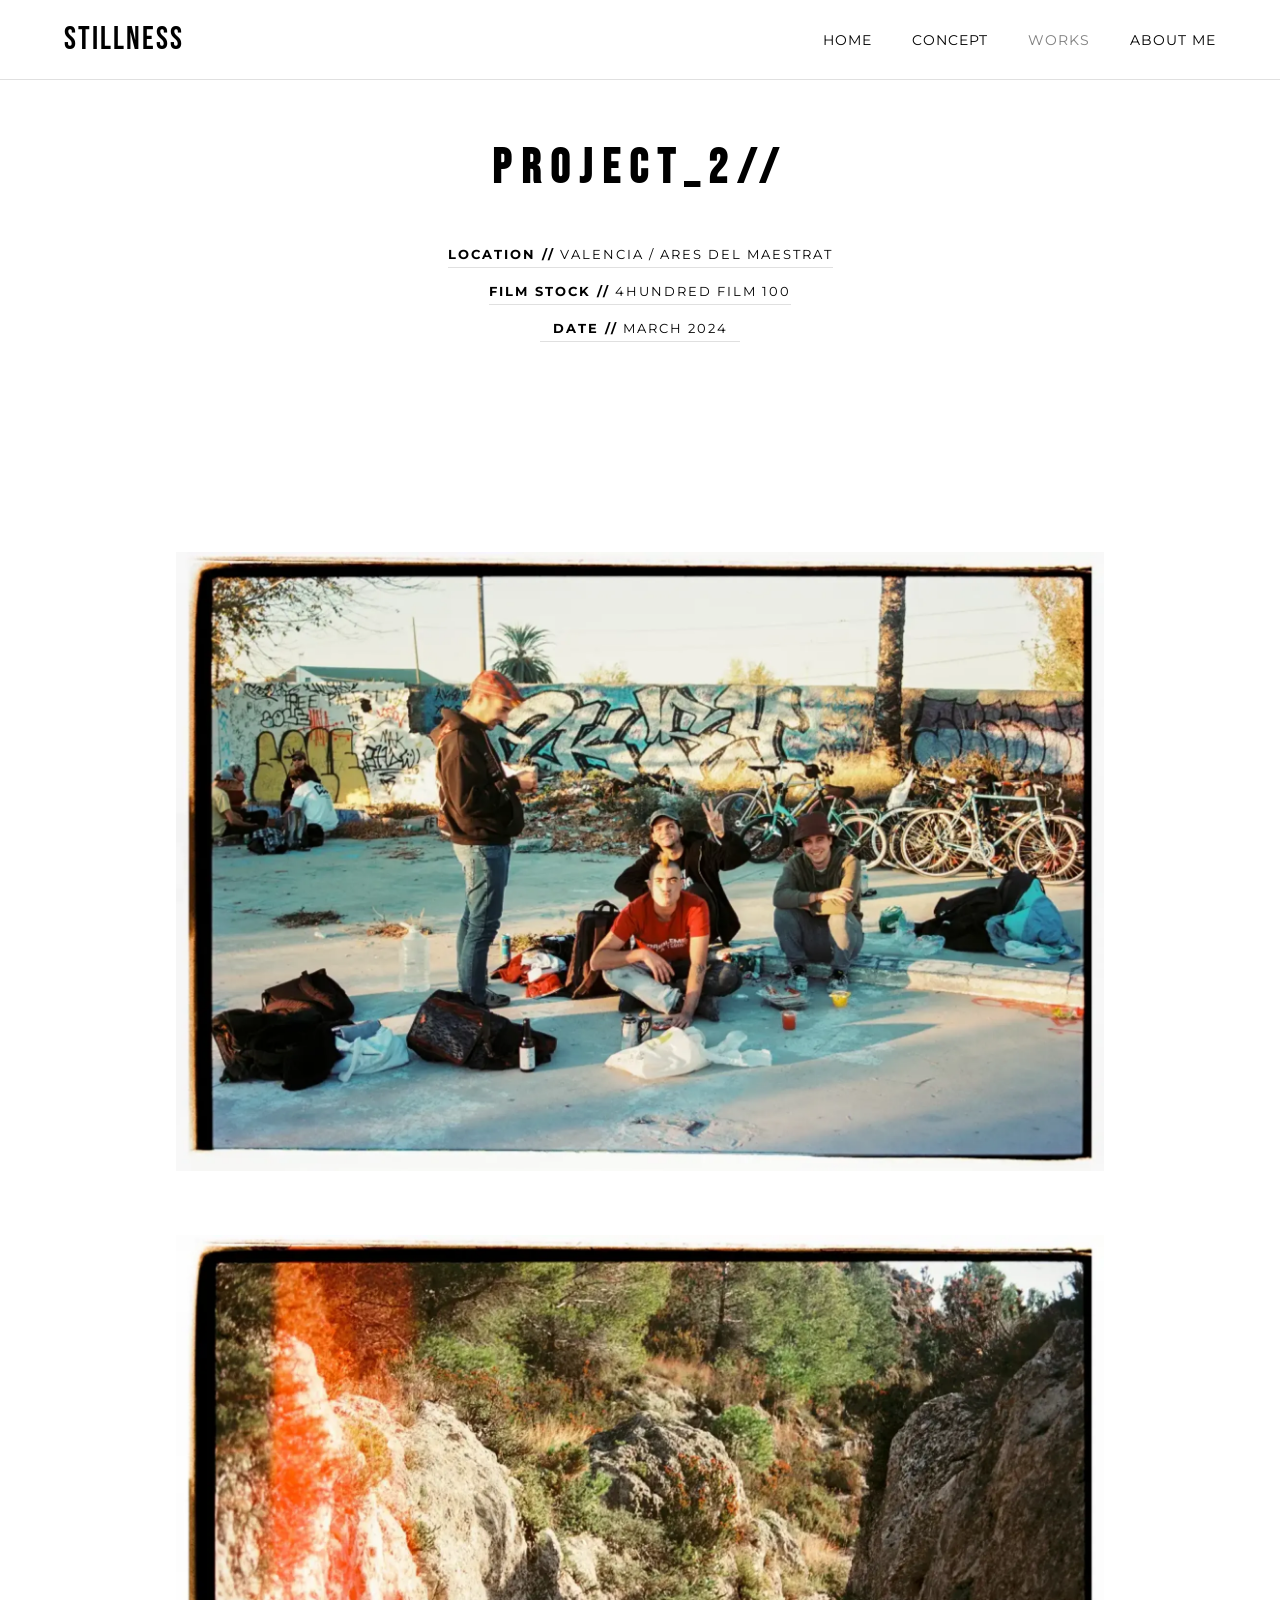
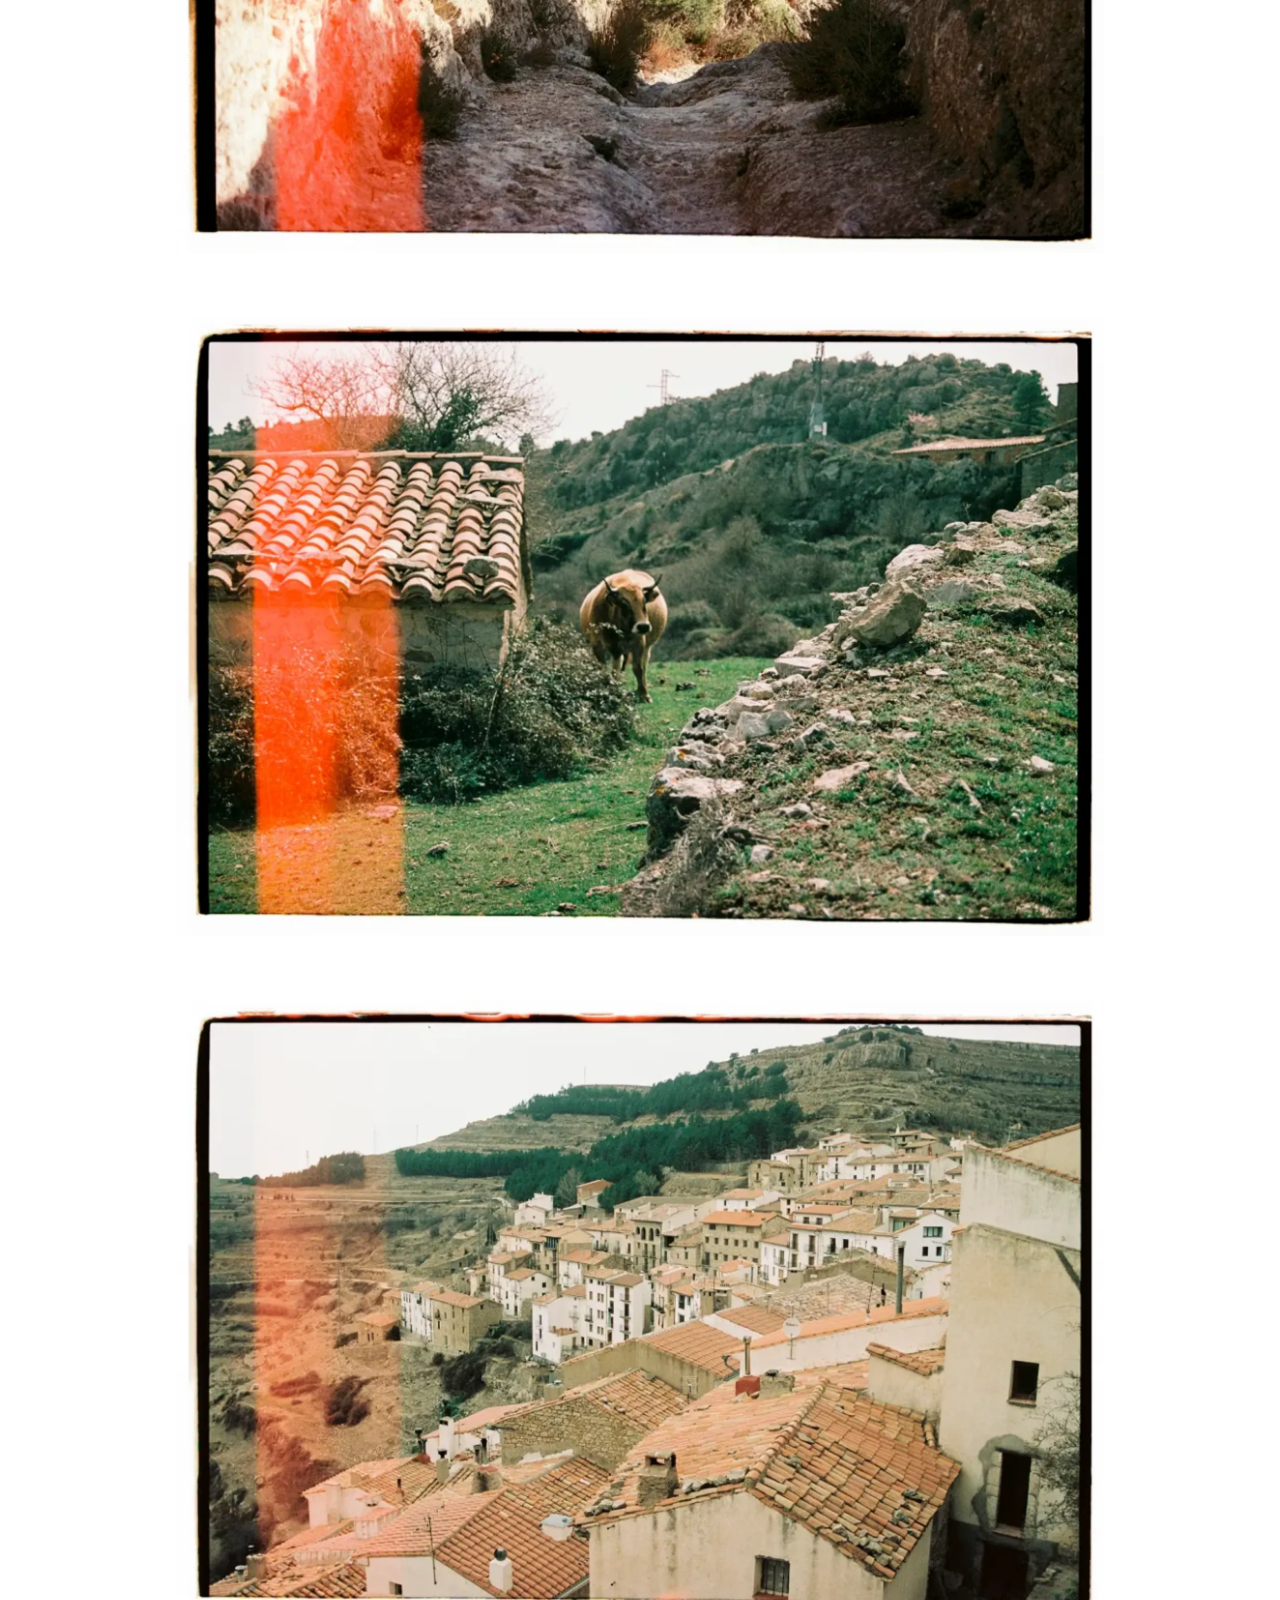
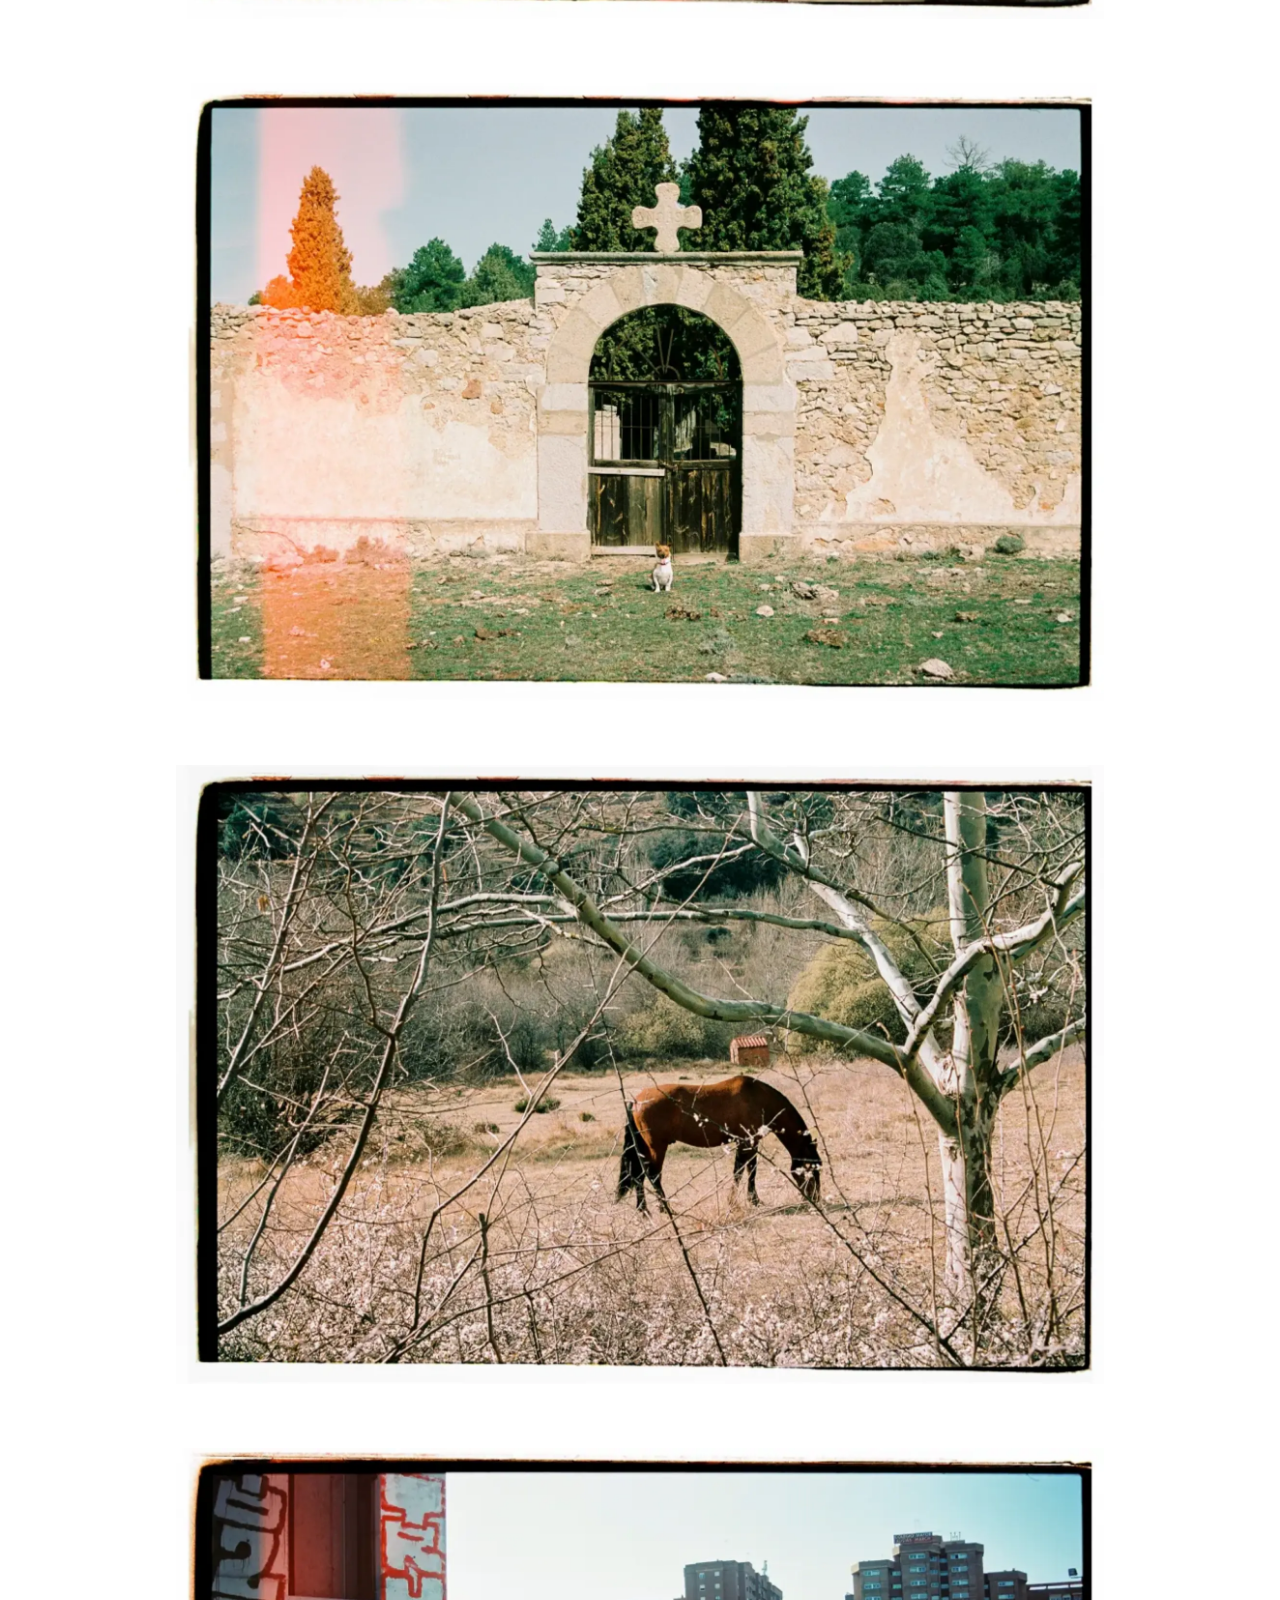
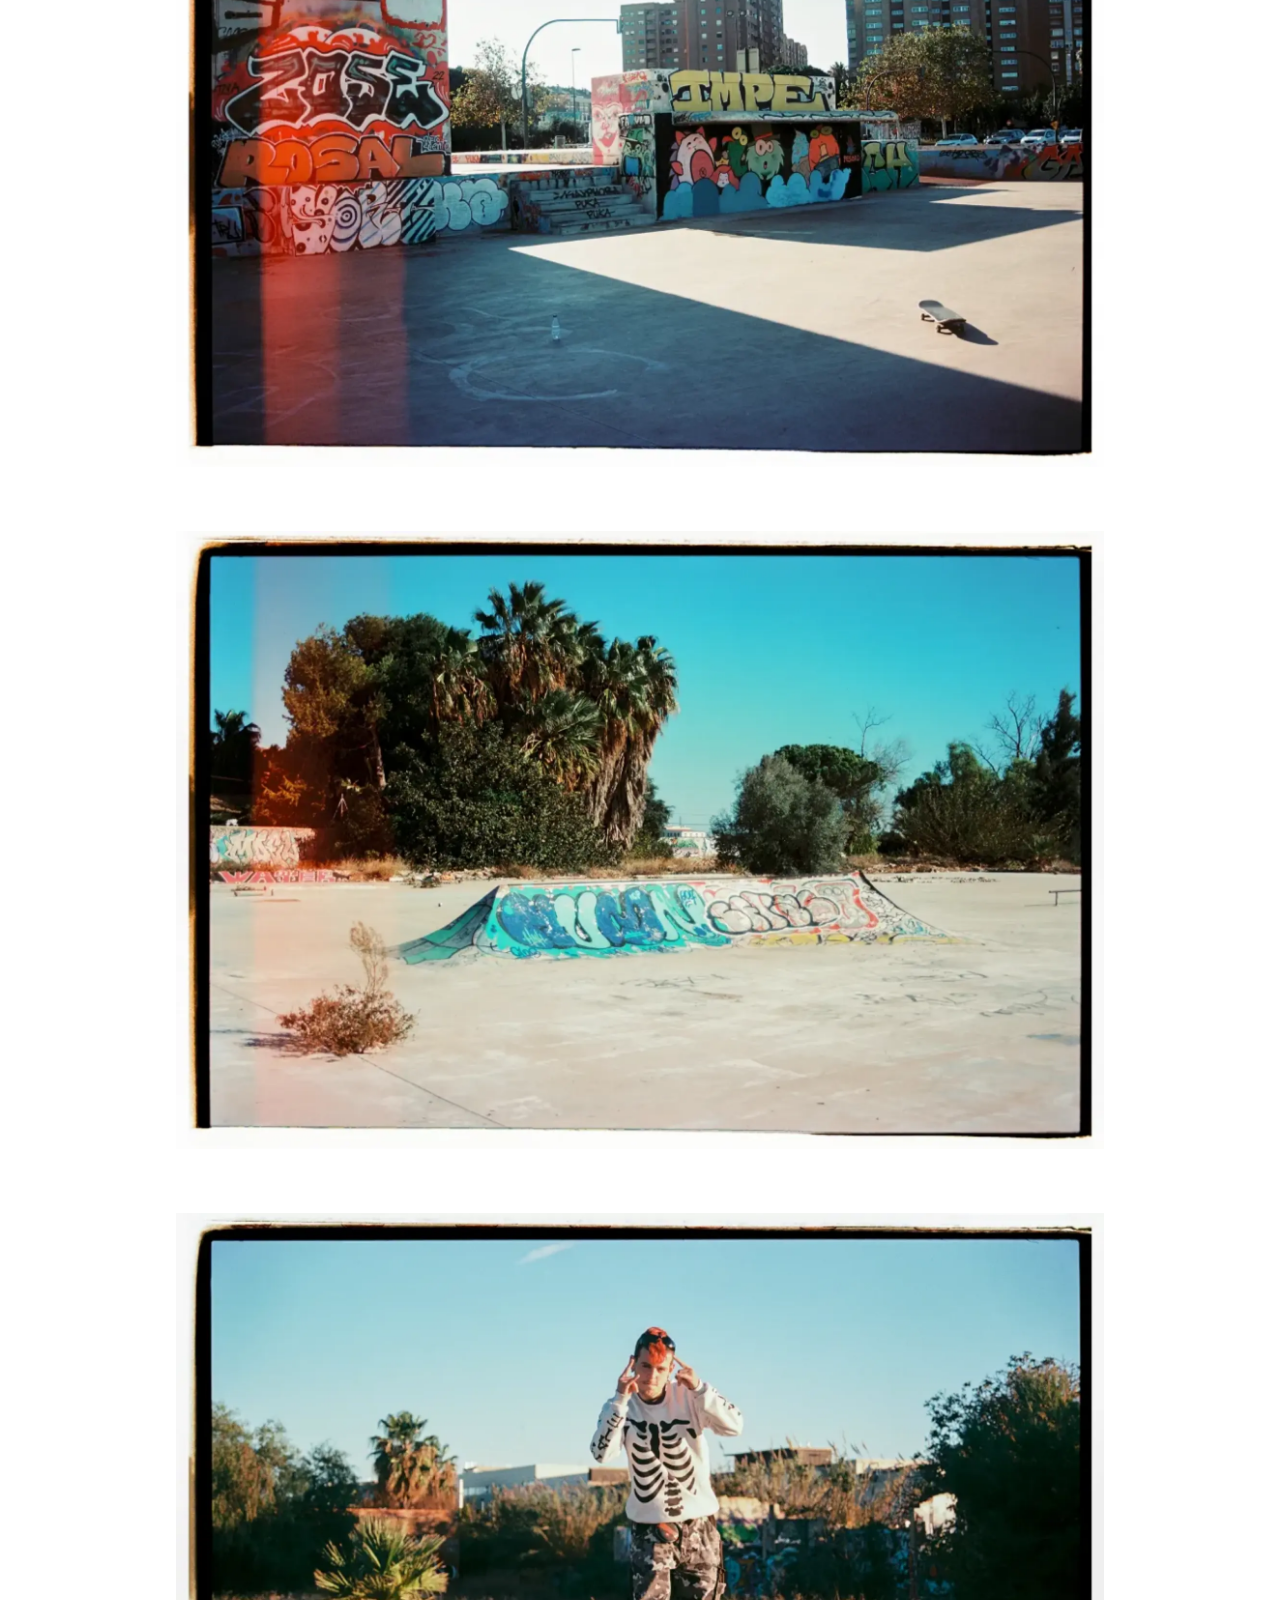
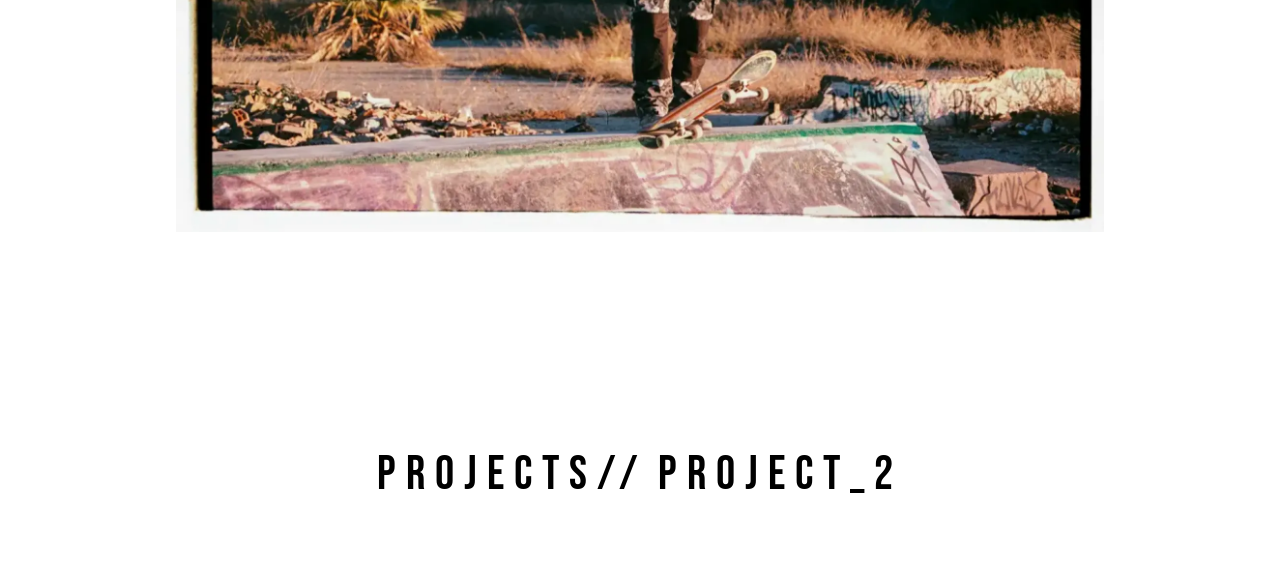
<file: project2.html>
<!DOCTYPE html>
<html lang="en">

<head>
    <!--ETIQUETA PARA UN MEJOR POSICIONAMIENTO SEO-->
    <meta name="description" content="Stillness - Una exploración visual sobre el minimalismo y la calma a través del disseño web y la fotografia de Pau Montalvá.">
    <meta charset="UTF-8">
    <meta name="viewport" content="width=device-width, initial-scale=1.0">
    <title>Proyecto2</title>
    <link rel="stylesheet" href="css/index.css">
    <script defer src="js/index.js"></script>

    <!--TIPOGRAFIA-->
    <link rel="preconnect" href="https://fonts.googleapis.com">
    <link rel="preconnect" href="https://fonts.gstatic.com" crossorigin>
    <link href="https://fonts.googleapis.com/css2?family=Bebas+Neue&family=Montserrat:wght@100..900&display=swap"
        rel="stylesheet">
</head>

<body>

    <!--HEADER + NAV DE PROJECT1-->
    <header class="Header">
        <nav class="Nav-header">
            <div class="Logo">STILLNESS</div>

            <input type="checkbox" id="Menu-hamburguesa" style="display: none;">

            <ul class="List-nav">
                <li class="Item-nav"><a href="index.html" title="item del nav">HOME</a></li>
                <li id="Item-nav-concept"><a href="concept.html" title="item del nav">CONCEPT</a></li>
                <li class="Item-nav"><a class="works" href="works.html" title="item del nav">WORKS</a></li>
                <li class="Item-nav"><a href="about.html" title="item del nav">ABOUT ME</a></li>
            </ul>
        <!--MENU HAMBURGUESA-->
            <label class="Label-hamburguesa"  aria-label="Abre menú de navegación" for="Menu-hamburguesa">
                <svg xmlns="http://www.w3.org/2000/svg" width="26" height="26" fill="currentColor" class="List-icon"
                    viewBox="0 0 16 16">
                    <path fill-rule="evenodd"
                        d="M2.5 12a.5.5 0 0 1 .5-.5h10a.5.5 0 0 1 0 1H3a.5.5 0 0 1-.5-.5m0-4a.5.5 0 0 1 .5-.5h10a.5.5 0 0 1 0 1H3a.5.5 0 0 1-.5-.5m0-4a.5.5 0 0 1 .5-.5h10a.5.5 0 0 1 0 1H3a.5.5 0 0 1-.5-.5" />
                </svg>
            </label>
        </nav>
    </header>
    <!--Titulo + ficha del carrete-->
    <main class="Main-project1">
        <h1>Project_2//</h1>
        <div class="Card-project1">
            <ul class="Project-info">
                <li><strong>LOCATION //</strong> VALENCIA / ARES DEL MAESTRAT</li>
                <li><strong>FILM STOCK //</strong> 4HUNDRED FILM 100</li>
                <li><strong>DATE //</strong> MARCH 2024</li>
            </ul>
        </div>

        <!--Imágenes-->

        <section class="Section-project1">

            <div class="Container-project1">



                <picture>
                    <source srcset="proyecto2/2webp/laplanaalta1.webp" type="image/webp">
                    <img src="proyecto2/laplanaalta1.jpg" alt="colegas en el diy" loading="lazy">
                </picture>

                <picture>
                    <source srcset="proyecto2/2webp/laplanaalta2.webp" type="image/webp">
                    <img src="proyecto2/laplanaalta2.jpg" alt="un dia en xativa" loading="lazy">
                </picture>

                <picture>
                    <source srcset="proyecto2/2webp/laplanaalta3.webp" type="image/webp">
                    <img src="proyecto2/laplanaalta3.jpg" alt="salida ares del maestrat" loading="lazy">
                </picture>

                <picture>
                    <source srcset="proyecto2/2webp/laplanaalta4.webp" type="image/webp">
                    <img src="proyecto2/laplanaalta4.jpg" alt="ares" loading="lazy">
                </picture>

                <picture>
                    <source srcset="proyecto2/2webp/laplanaalta5.webp" type="image/webp">
                    <img src="proyecto2/laplanaalta5.jpg" alt="cementerio el maestrat" loading="lazy">
                </picture>

                <picture>
                    <source srcset="proyecto2/2webp/laplanaalta6.webp" type="image/webp">
                    <img src="proyecto2/laplanaalta6.jpg" alt="cavallo el ribet" loading="lazy">
                </picture>

                <picture>
                    <source srcset="proyecto2/2webp/laplanaalta7.webp" type="image/webp">
                    <img src="proyecto2/laplanaalta7.jpg" alt="el mirador" loading="lazy">
                </picture>

                <picture>
                    <source srcset="proyecto2/2webp/laplanaalta8.webp" type="image/webp">
                    <img src="proyecto2/laplanaalta8.jpg" alt="mi modulo" loading="lazy">
                </picture>

                <picture>
                    <source srcset="proyecto2/2webp/laplanaalta9.webp" type="image/webp">
                    <img src="proyecto2/laplanaalta9.jpg" alt="miki" loading="lazy">
                </picture>





            </div>

        </section>



        <!--BOTONES DE VUELTA-->
        <div class="Buttons-project1">
            <a href="works.html" class="Return-works">PROJECTS//</a>
            <a href="project2.html" class="Return-page">Project_2</a>
        </div>
    </main>

</body>

</html>
</file>
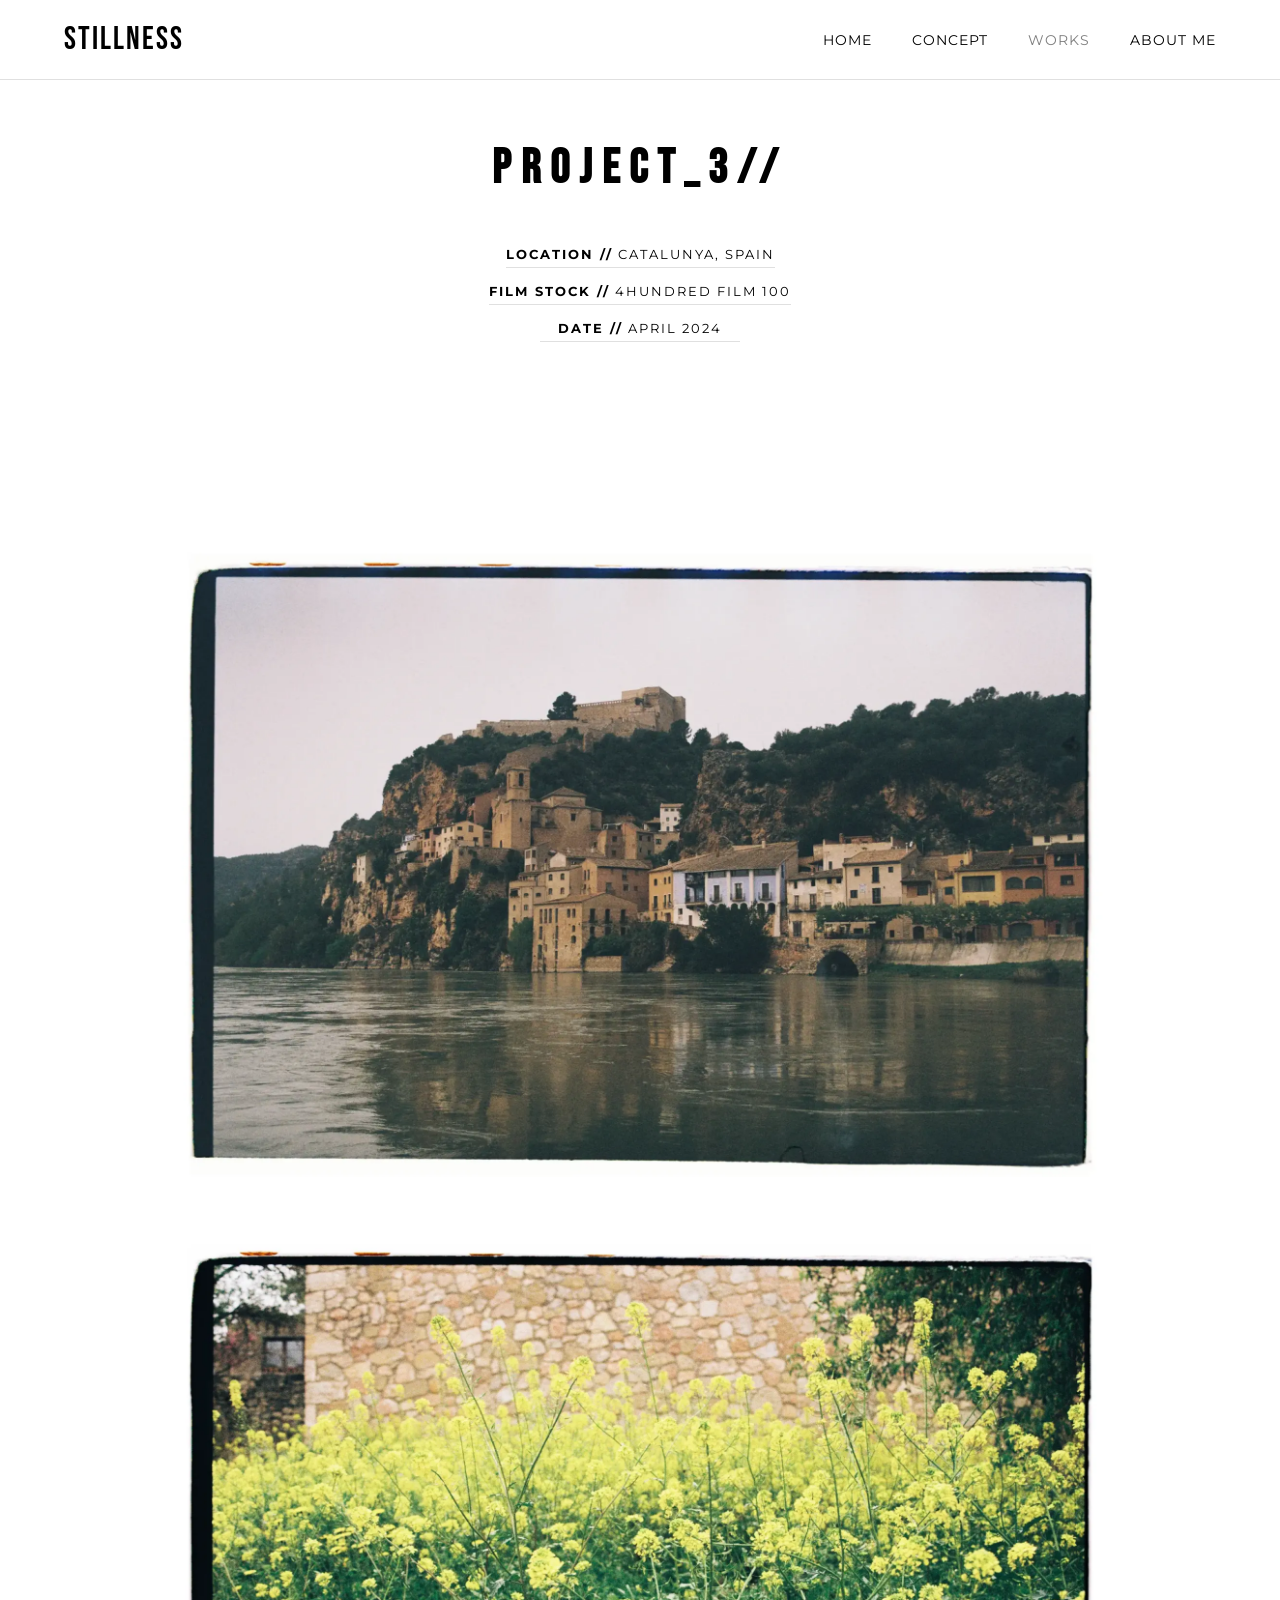
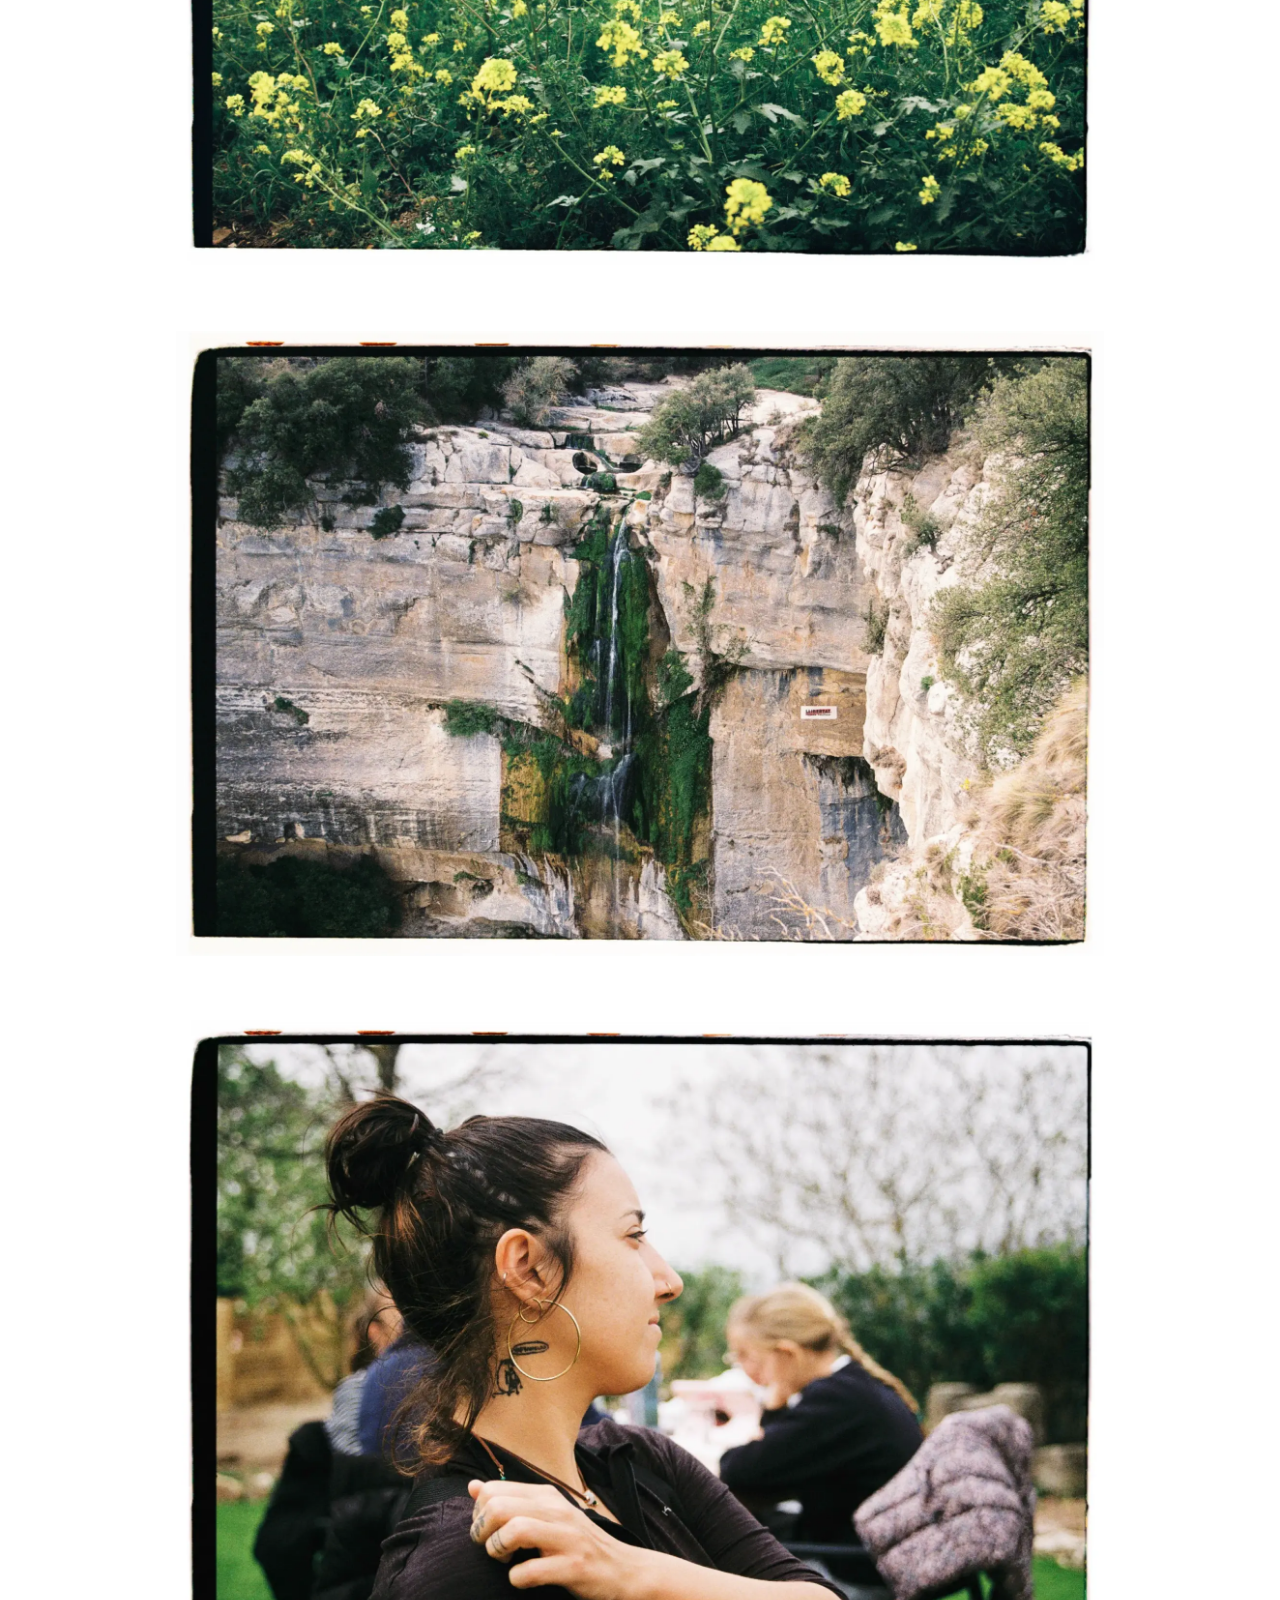
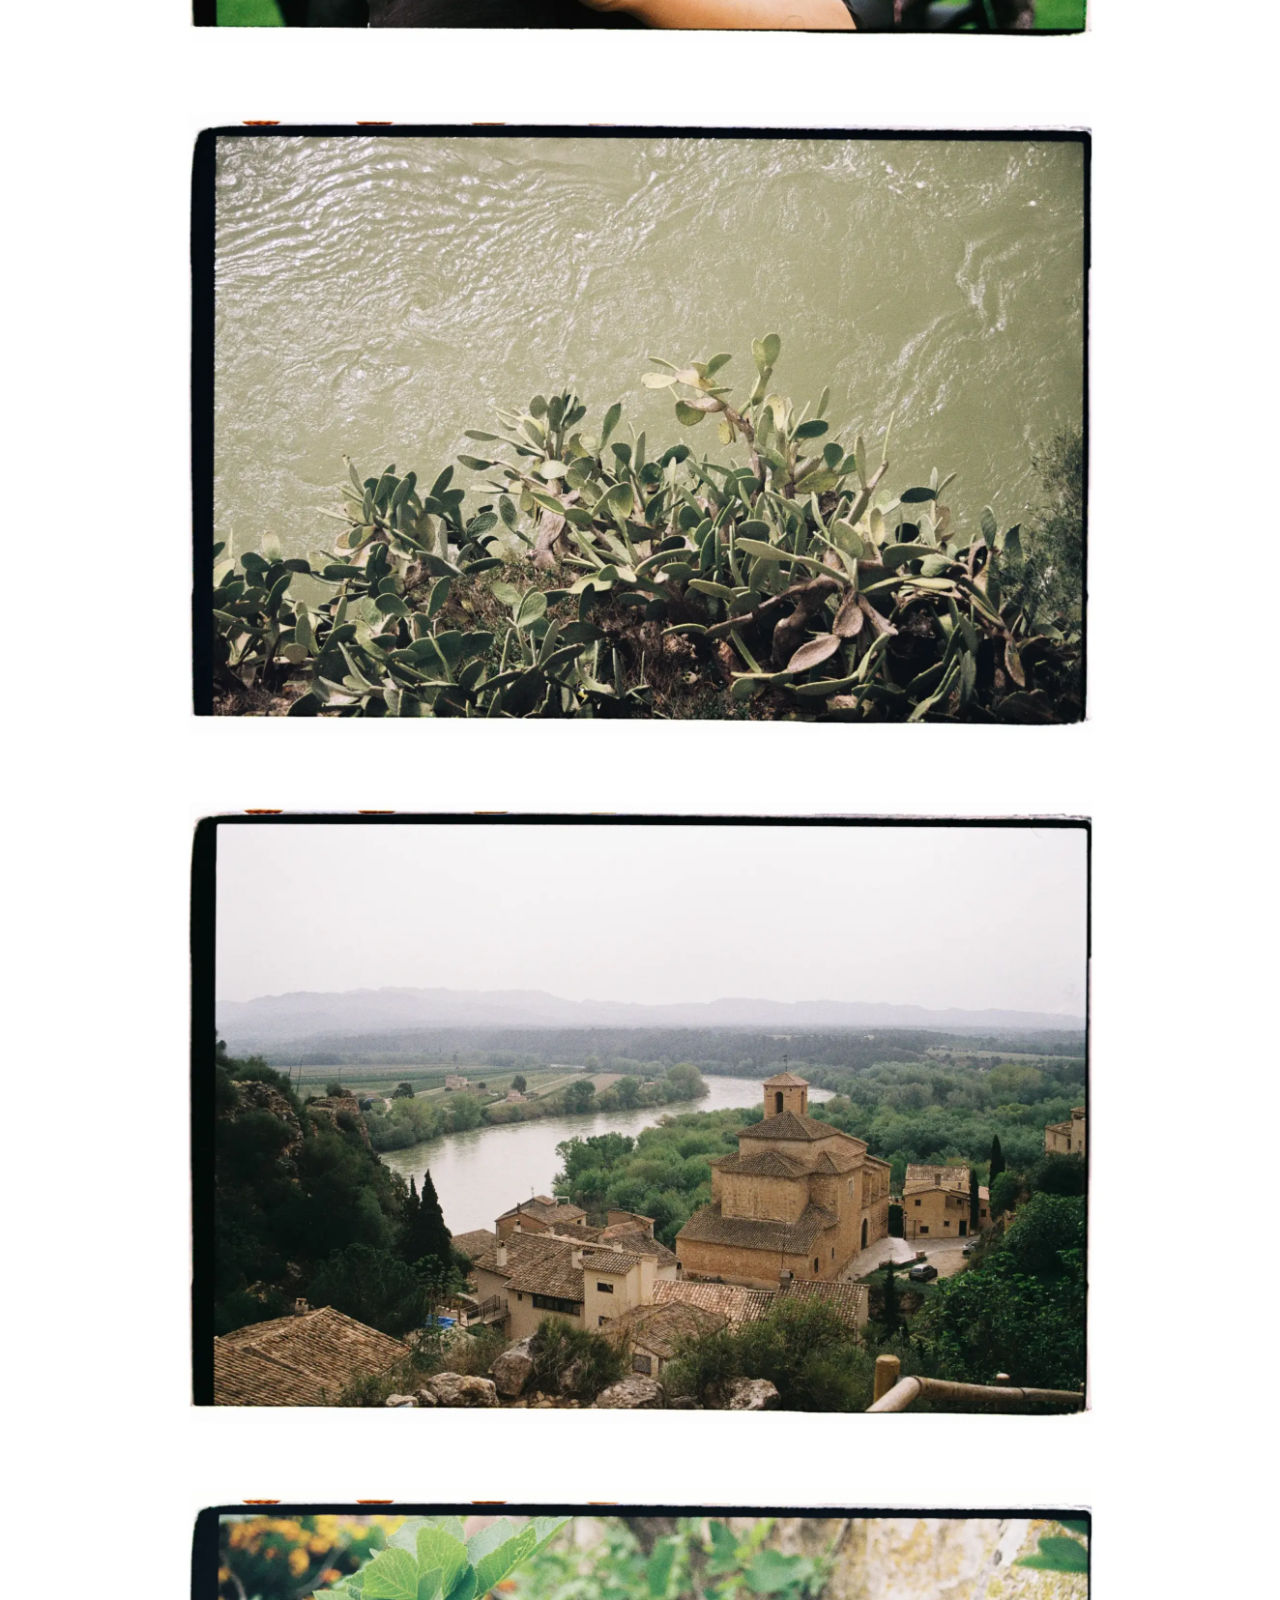
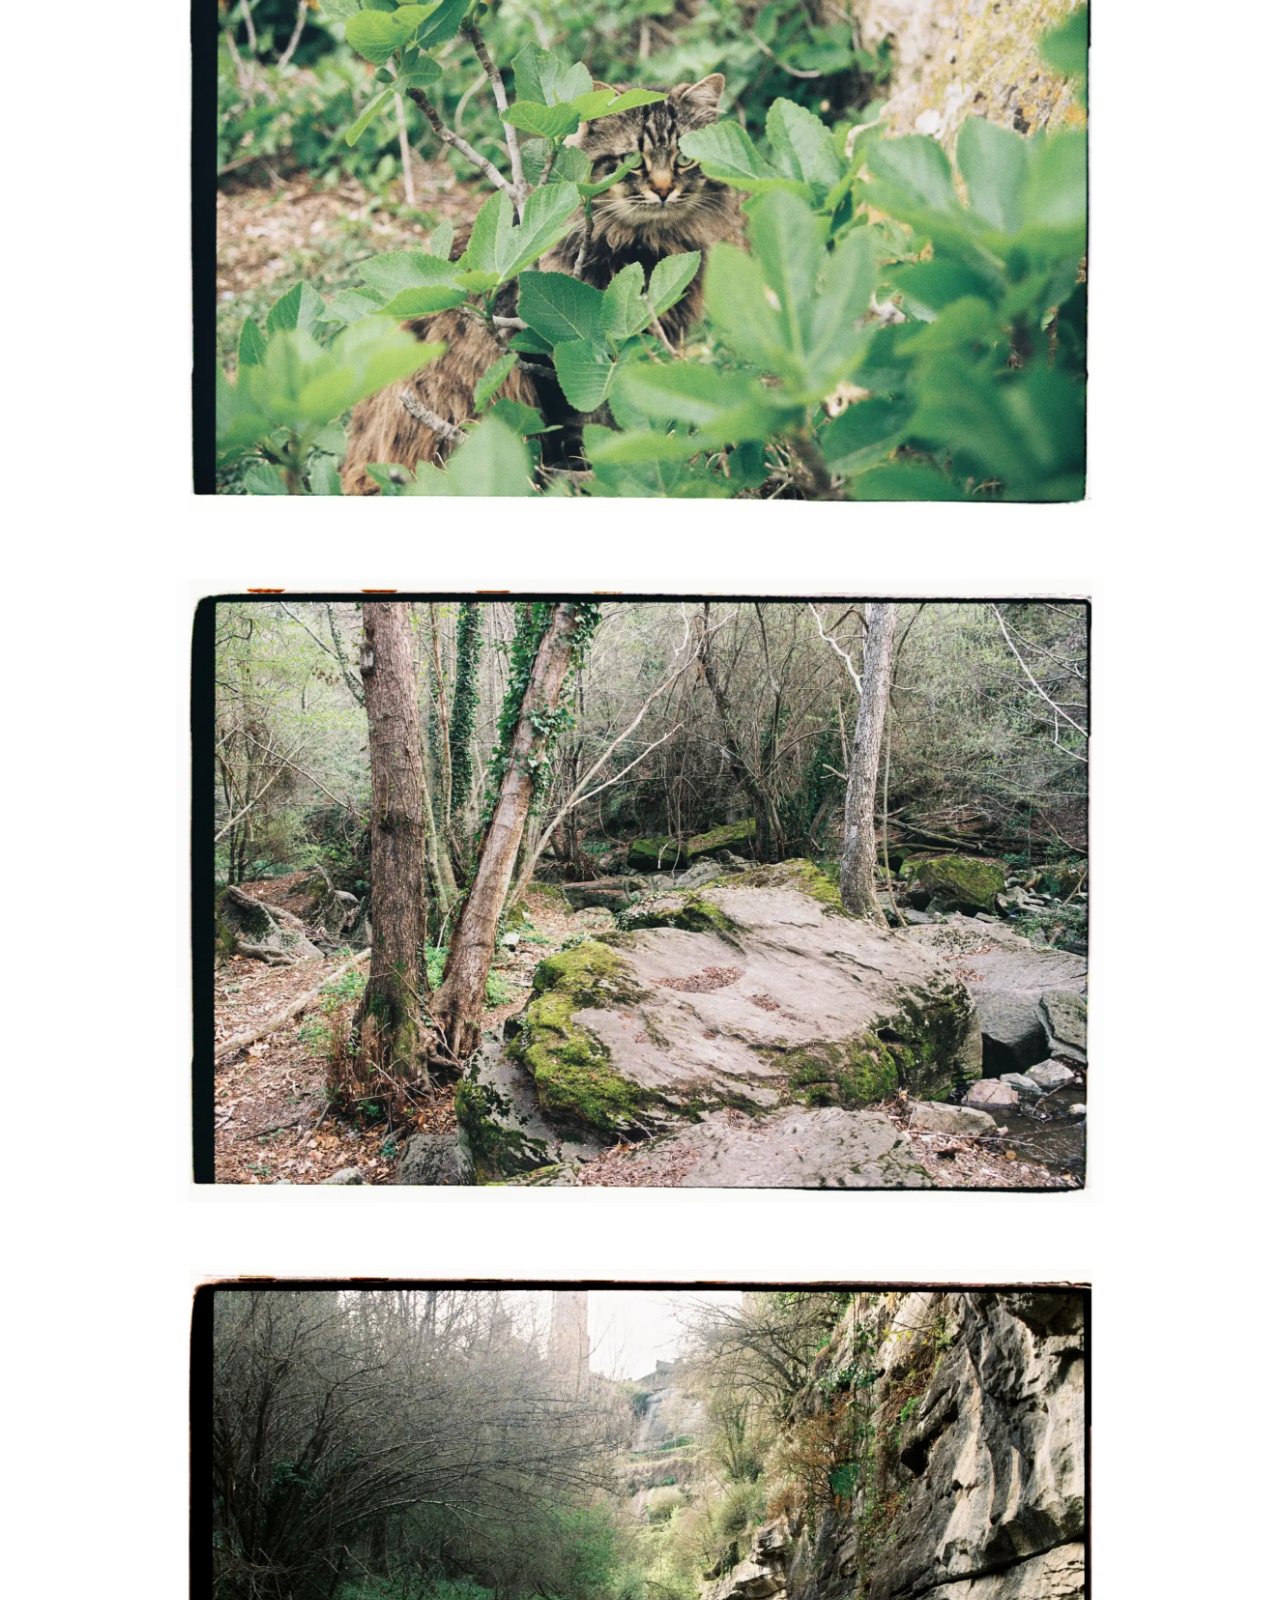
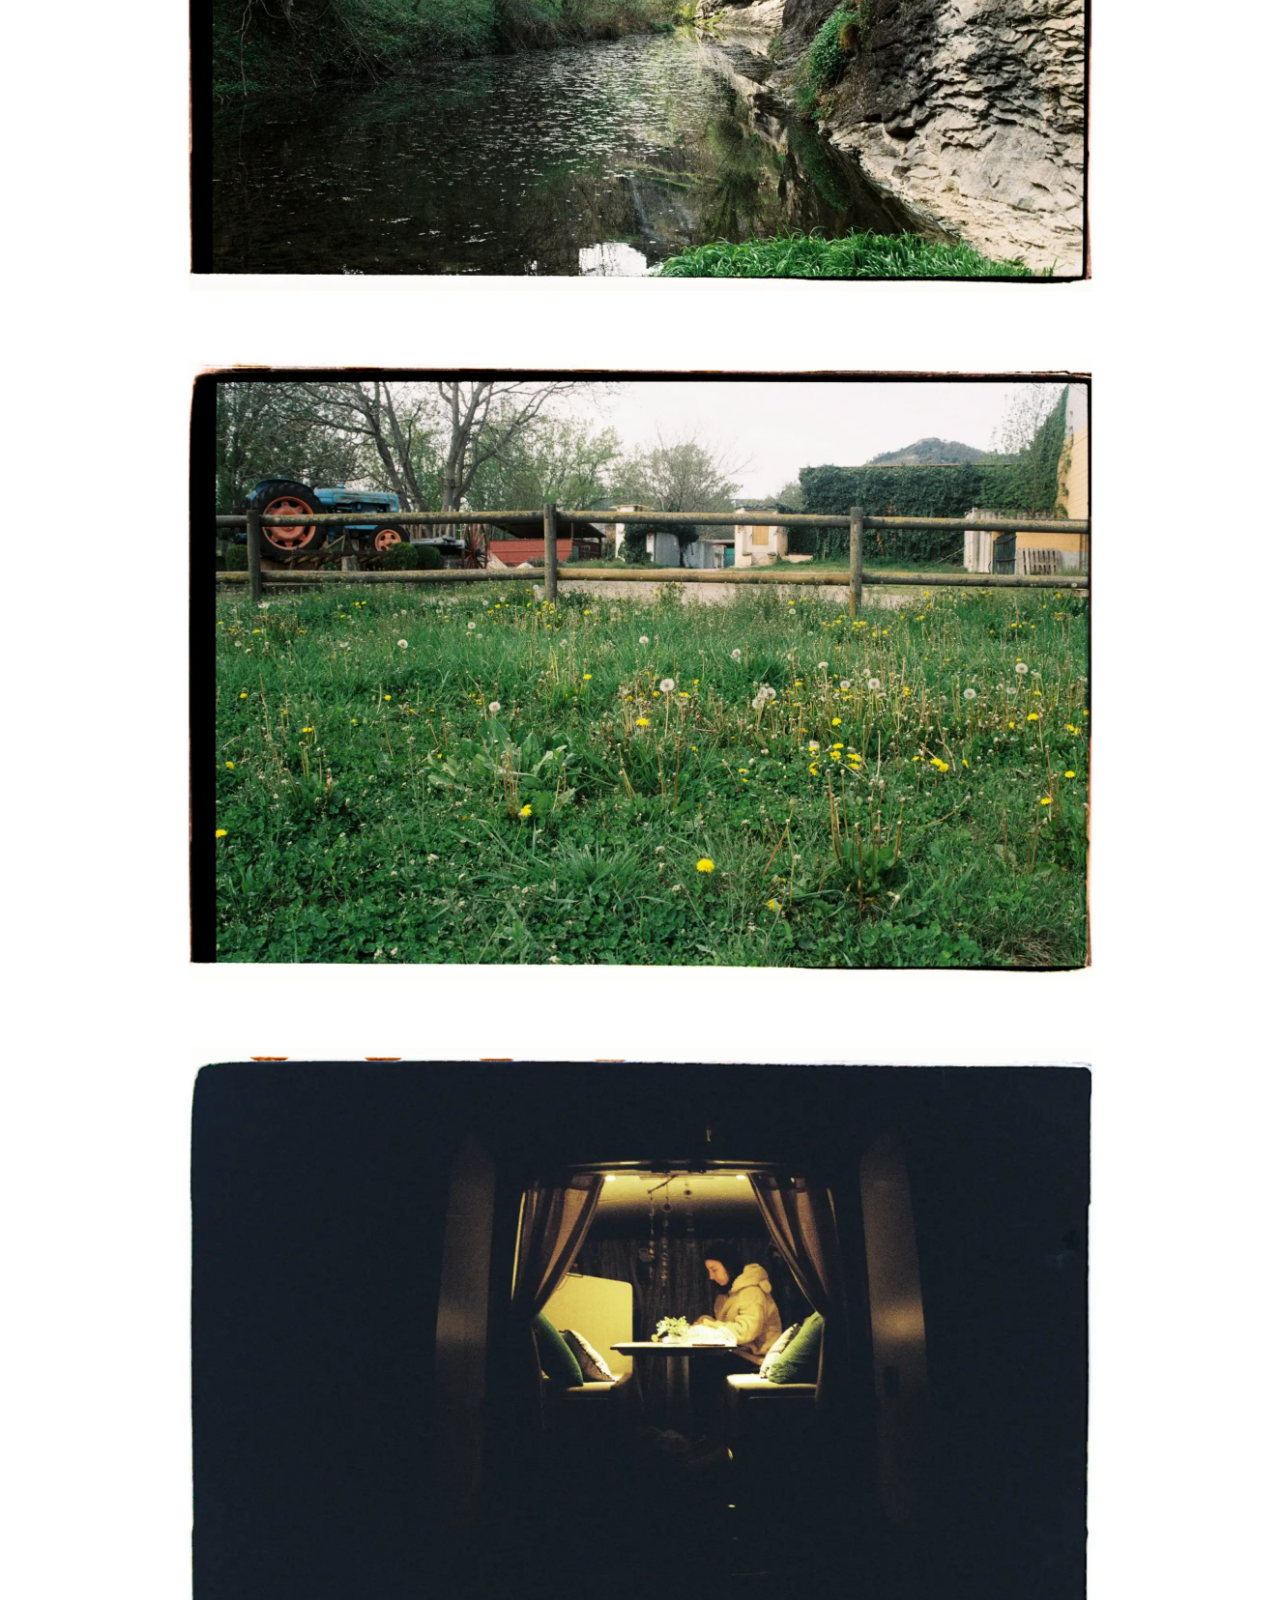
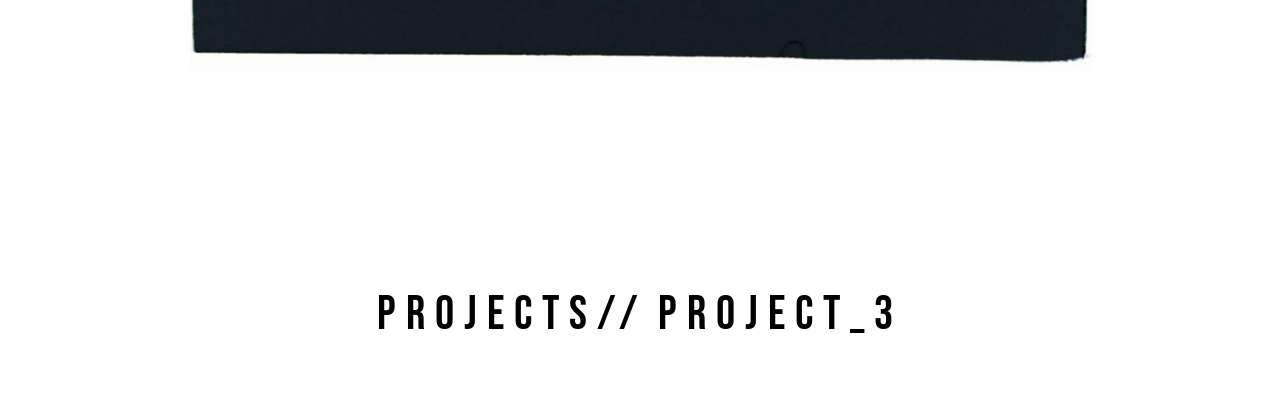
<file: project3.html>
<!DOCTYPE html>
<html lang="en">

<head>
    <!--ETIQUETA PARA UN MEJOR POSICIONAMIENTO SEO-->
    <meta name="description" content="Stillness - Una exploración visual sobre el minimalismo y la calma a través del disseño web y la fotografia de Pau Montalvá.">
    <meta charset="UTF-8">
    <meta name="viewport" content="width=device-width, initial-scale=1.0">
    <title>Proyecto3</title>
    <link rel="stylesheet" href="css/index.css">
    <script defer src="js/index.js"></script>

    <!--TIPOGRAFIA-->
    <link rel="preconnect" href="https://fonts.googleapis.com">
    <link rel="preconnect" href="https://fonts.gstatic.com" crossorigin>
    <link href="https://fonts.googleapis.com/css2?family=Bebas+Neue&family=Montserrat:wght@100..900&display=swap"
        rel="stylesheet">
</head>

<body>

    <!--HEADER + NAV DE PROJECT1-->
    <header class="Header">
        <nav class="Nav-header">
            <div class="Logo">STILLNESS</div>

            <input type="checkbox" id="Menu-hamburguesa" style="display: none;">

            <ul class="List-nav">
                <li class="Item-nav"><a href="index.html" title="item del nav">HOME</a></li>
                <li id="Item-nav-concept"><a href="concept.html" title="item del nav">CONCEPT</a></li>
                <li class="Item-nav"><a class="works" href="works.html" title="item del nav">WORKS</a></li>
                <li class="Item-nav"><a href="about.html" title="item del nav">ABOUT ME</a></li>
            </ul>
           <!--MENU HAMBURGUESA-->
            <label class="Label-hamburguesa"  aria-label="Abre menú de navegación" for="Menu-hamburguesa">
                <svg xmlns="http://www.w3.org/2000/svg" width="26" height="26" fill="currentColor" class="List-icon"
                    viewBox="0 0 16 16">
                    <path fill-rule="evenodd"
                        d="M2.5 12a.5.5 0 0 1 .5-.5h10a.5.5 0 0 1 0 1H3a.5.5 0 0 1-.5-.5m0-4a.5.5 0 0 1 .5-.5h10a.5.5 0 0 1 0 1H3a.5.5 0 0 1-.5-.5m0-4a.5.5 0 0 1 .5-.5h10a.5.5 0 0 1 0 1H3a.5.5 0 0 1-.5-.5" />
                </svg>
            </label>
        </nav>
    </header>
    <!--Titulo + ficha del carrete-->
    <main class="Main-project1">
        <h1>Project_3//</h1>
        <div class="Card-project1">
            <ul class="Project-info">
                <li><strong>LOCATION //</strong> CATALUNYA, SPAIN</li>
                <li><strong>FILM STOCK //</strong> 4HUNDRED FILM 100</li>
                <li><strong>DATE //</strong> APRIL 2024</li>
            </ul>
        </div>

        <!--Imágenes-->

        <section class="Section-project1">

            <div class="Container-project1">



                <picture>
                    <source srcset="proyecto3/3webp/catalunya1.webp" type="image/webp">
                    <img src="proyecto3/catalunya1.jpg" alt="miravet" loading="lazy">
                </picture>

                <picture>
                    <source srcset="proyecto3/3webp/catalunya2.webp" type="image/webp">
                    <img src="proyecto3/catalunya2.jpg" alt="anis primer dia en un sitio recondito" loading="lazy">
                </picture>

                <picture>
                    <source srcset="proyecto3/3webp/catalunya3.webp" type="image/webp">
                    <img src="proyecto3/catalunya3.jpg" alt="pre-pirineos" loading="lazy">
                </picture>

                <picture>
                    <source srcset="proyecto3/3webp/catalunya4.webp" type="image/webp">
                    <img src="proyecto3/catalunya4.jpg" alt="la salu" loading="lazy">
                </picture>

                <picture>
                    <source srcset="proyecto3/3webp/catalunya5.webp" type="image/webp">
                    <img src="proyecto3/catalunya5.jpg" alt="el ebre" loading="lazy">
                </picture>

                <picture>
                    <source srcset="proyecto3/3webp/catalunya6.webp" type="image/webp">
                    <img src="proyecto3/catalunya6.jpg" alt="castell siurana" loading="lazy">
                </picture>

                <picture>
                    <source srcset="proyecto3/3webp/catalunya7.webp" type="image/webp">
                    <img src="proyecto3/catalunya7.jpg" alt="gato siurana" loading="lazy">
                </picture>

                <picture>
                    <source srcset="proyecto3/3webp/catalunya8.webp" type="image/webp">
                    <img src="proyecto3/catalunya8.jpg" alt="paseo prepirineos" loading="lazy">
                </picture>

                <picture>
                    <source srcset="proyecto3/3webp/catalunya9.webp" type="image/webp">
                    <img src="proyecto3/catalunya9.jpg" alt="paseo prepirineos" loading="lazy">
                </picture>

                <picture>
                    <source srcset="proyecto3/3webp/catalunya10.webp" type="image/webp">
                    <img src="proyecto3/catalunya10.jpg" alt="parada a mirar" loading="lazy">
                </picture>

                <picture>
                    <source srcset="proyecto3/3webp/catalunya11.webp" type="image/webp">
                    <img src="proyecto3/catalunya11.jpg" alt="la noche en siurana" loading="lazy">
                </picture>



            </div>

        </section>



        <!--BOTONES DE VUELTA-->
        <div class="Buttons-project1">
            <a href="works.html" class="Return-works">PROJECTS//</a>
            <a href="project3.html" class="Return-page">Project_3</a>
        </div>
    </main>

</body>

</html>
</file>
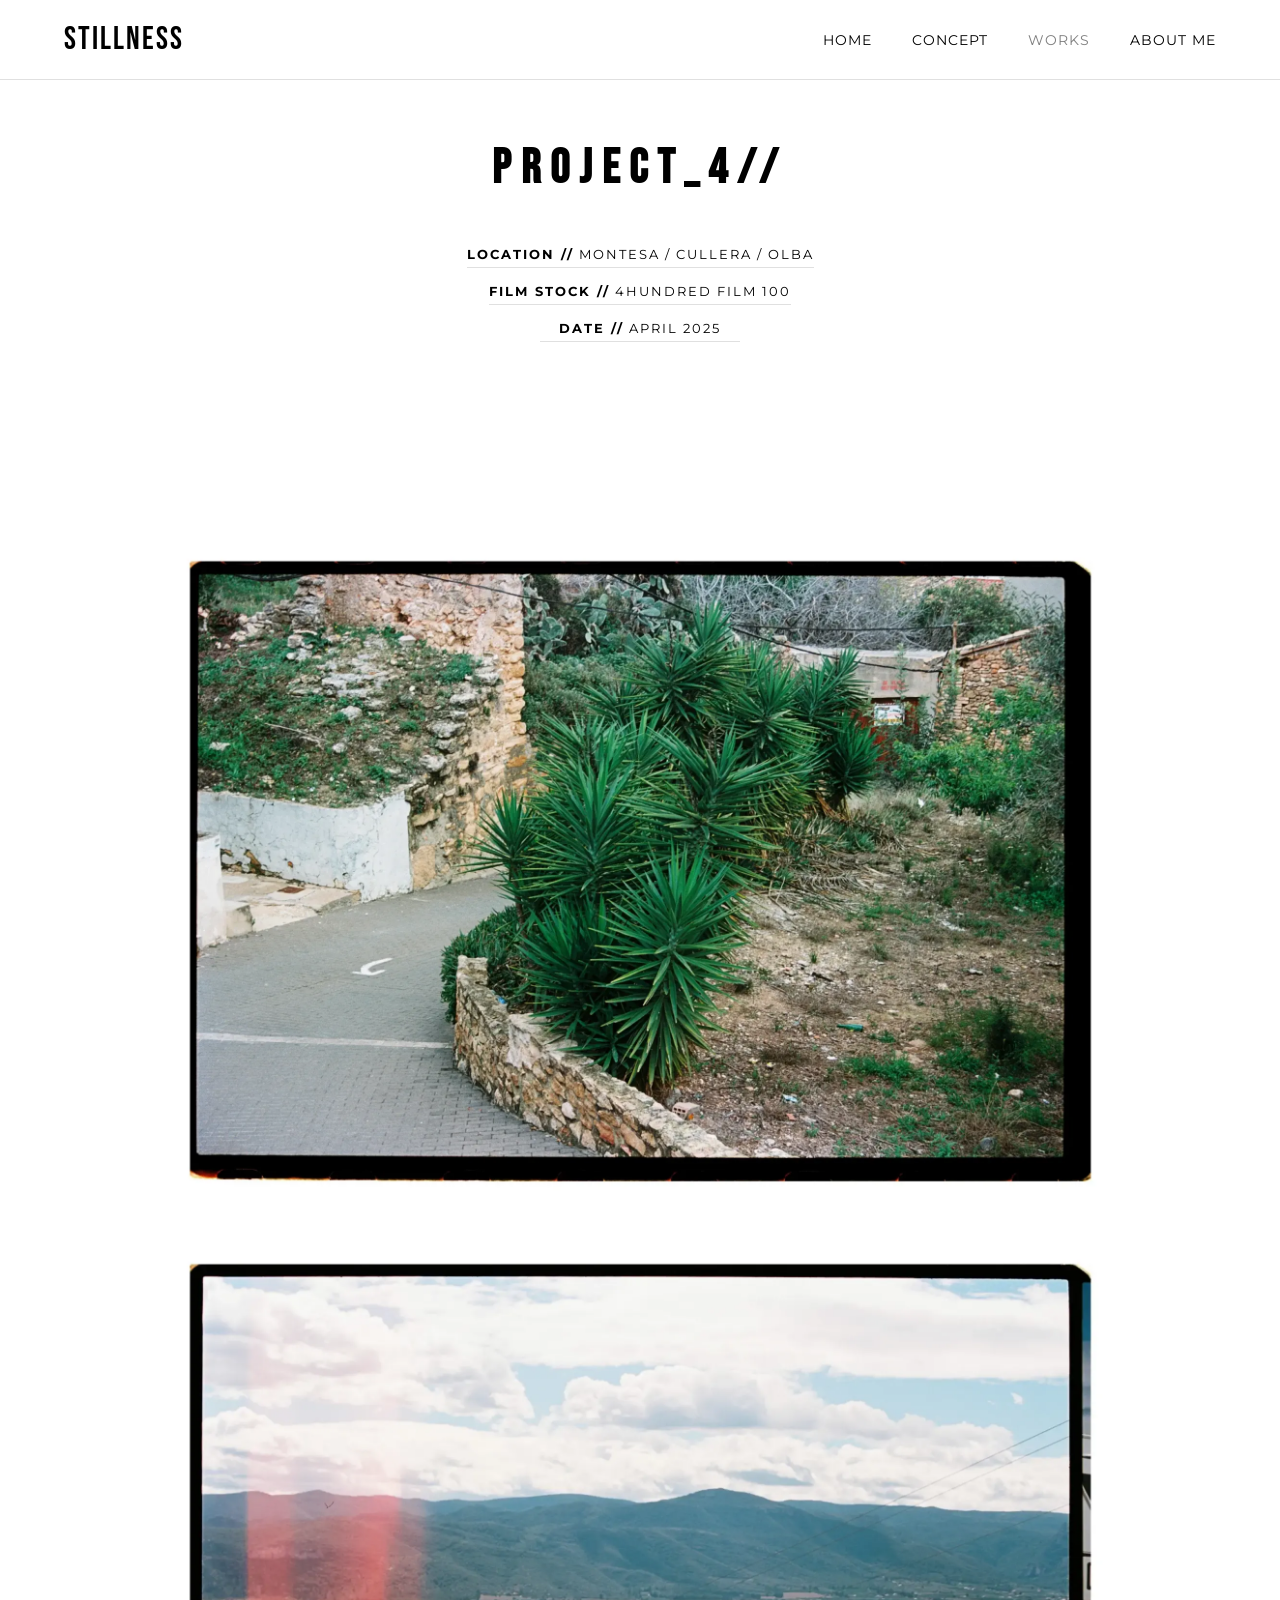
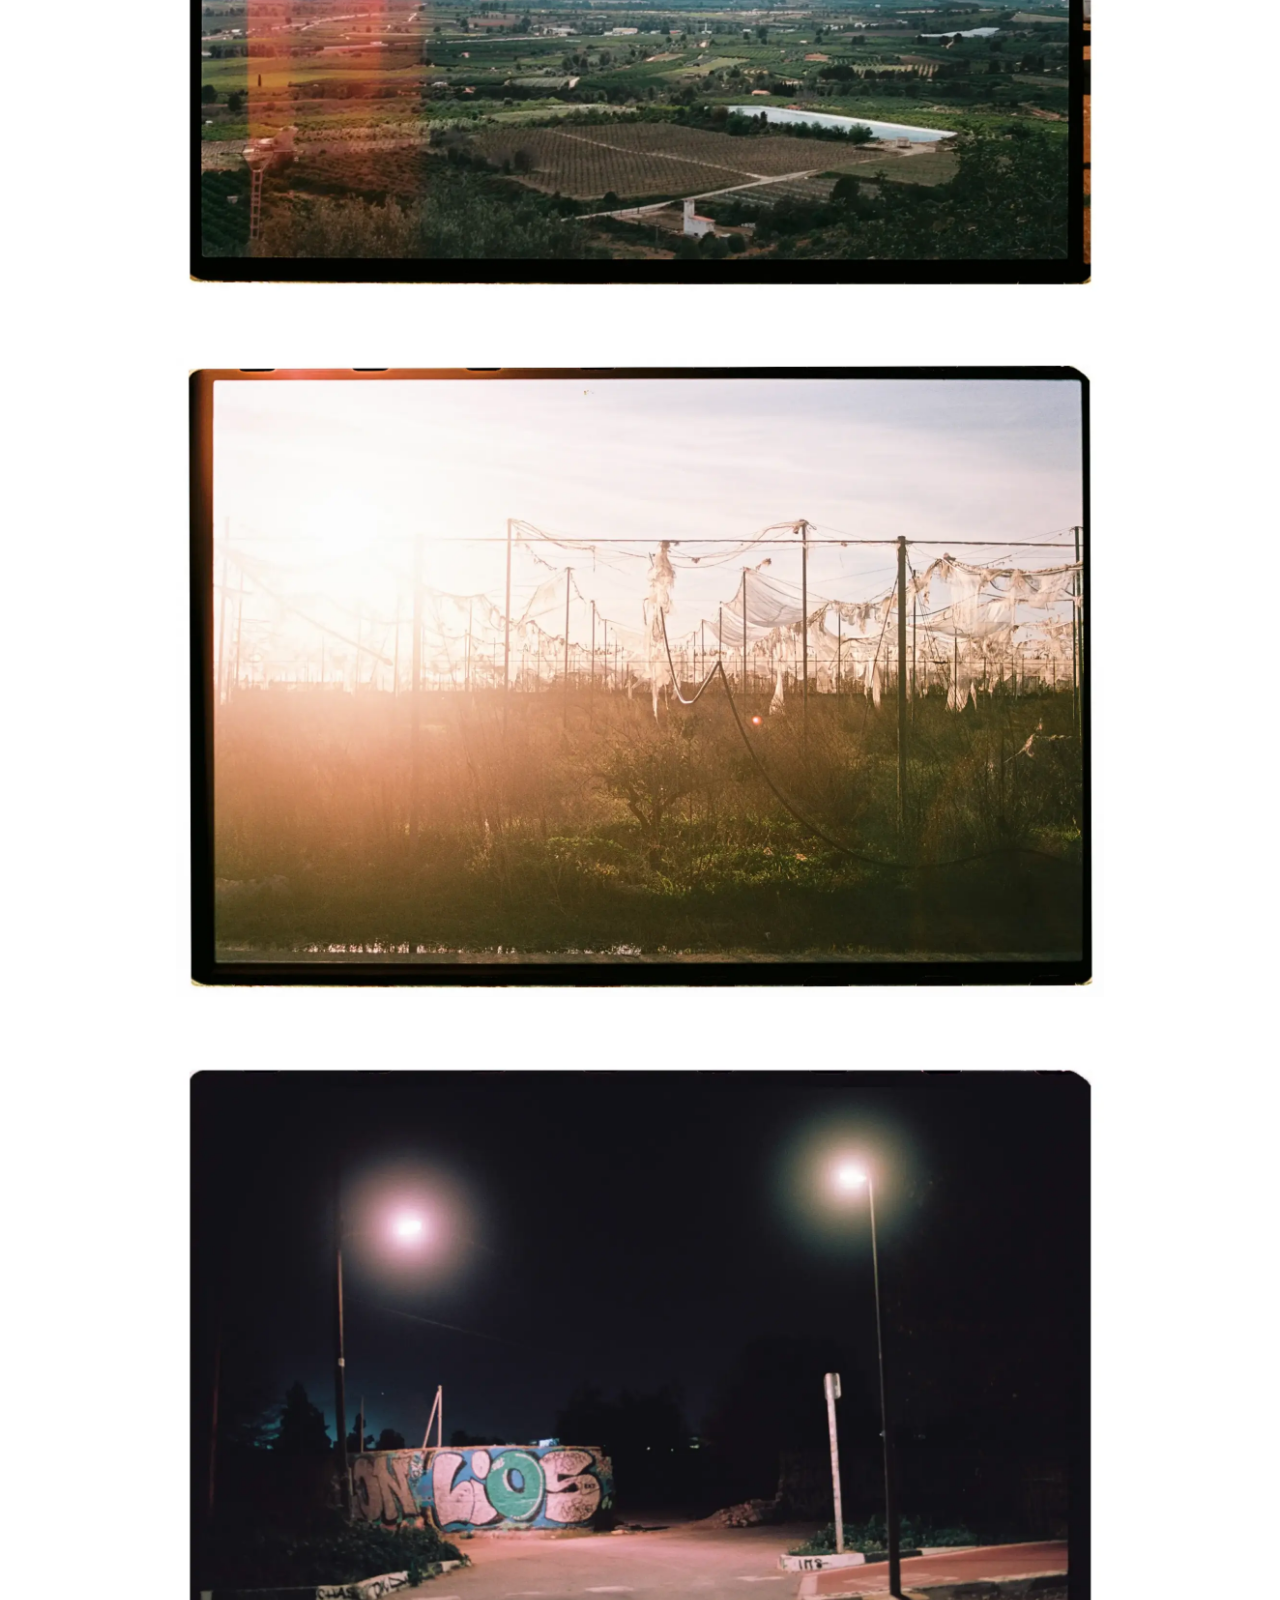
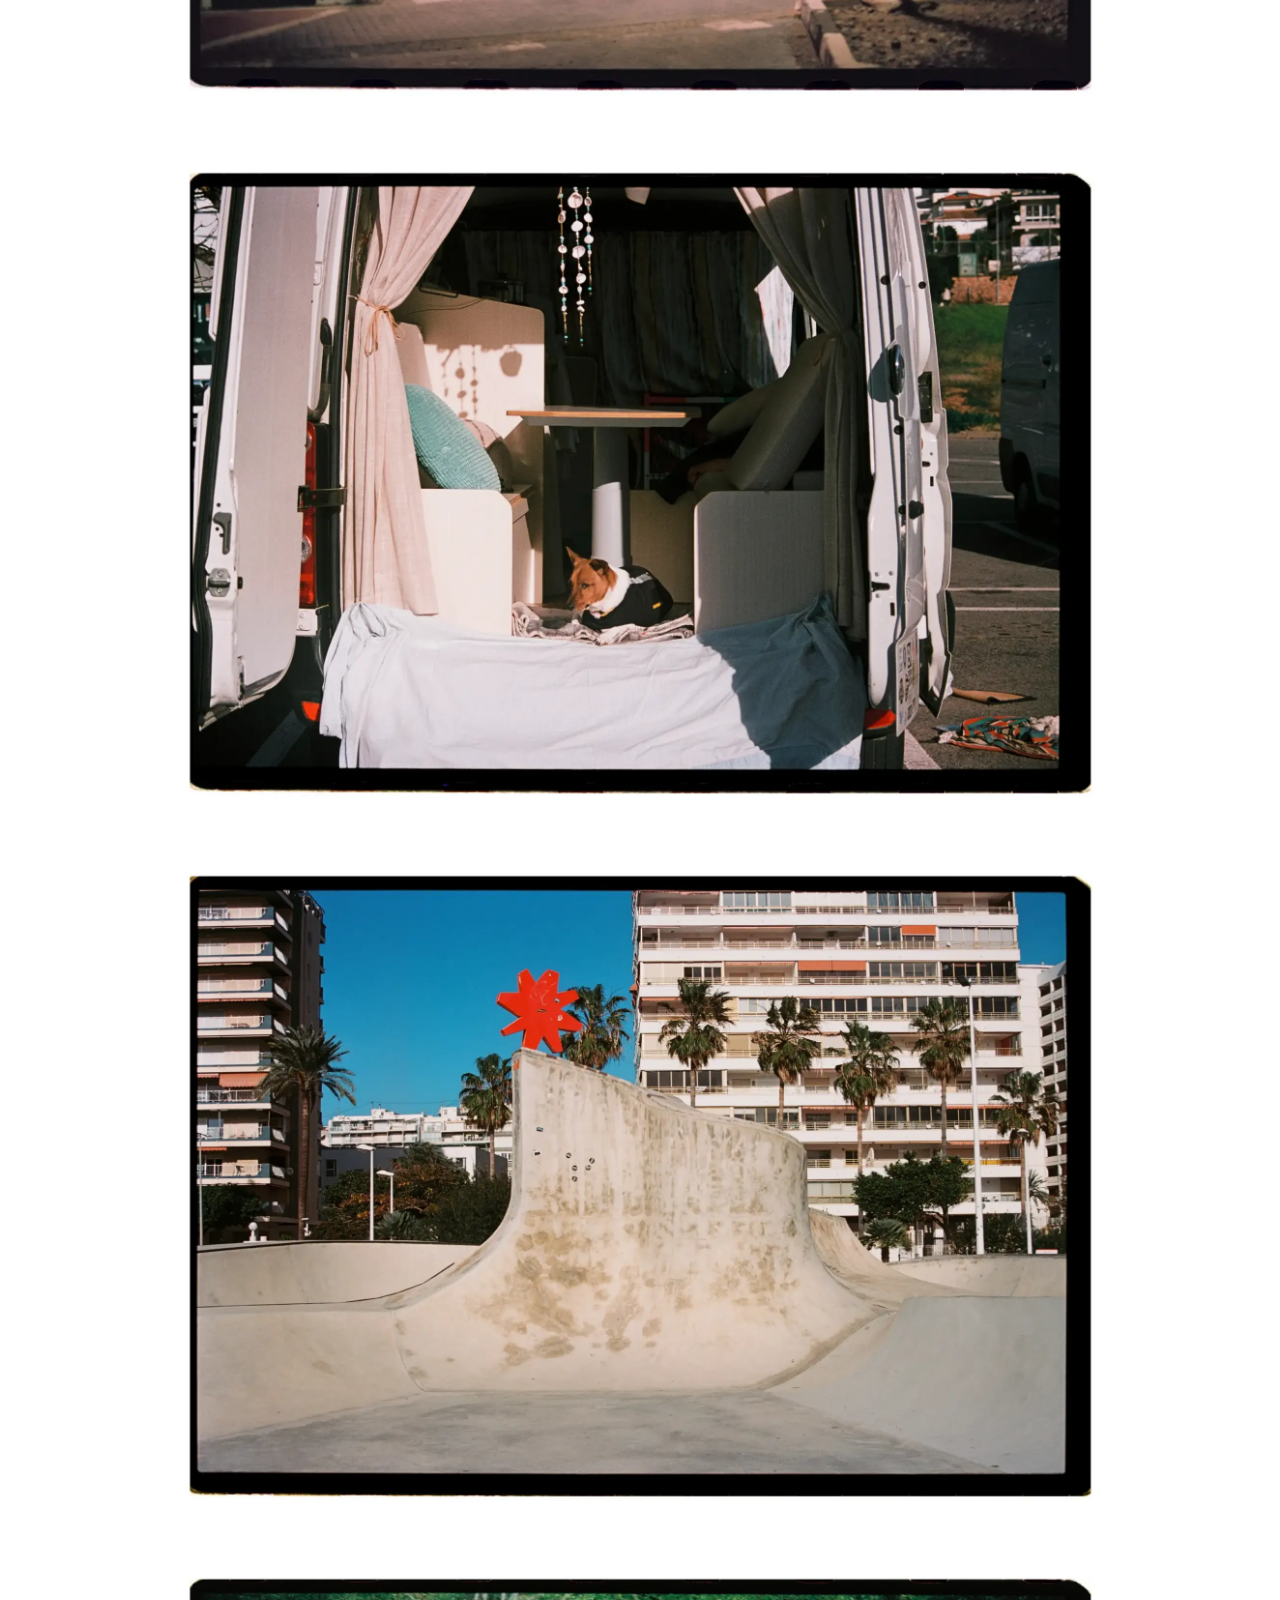
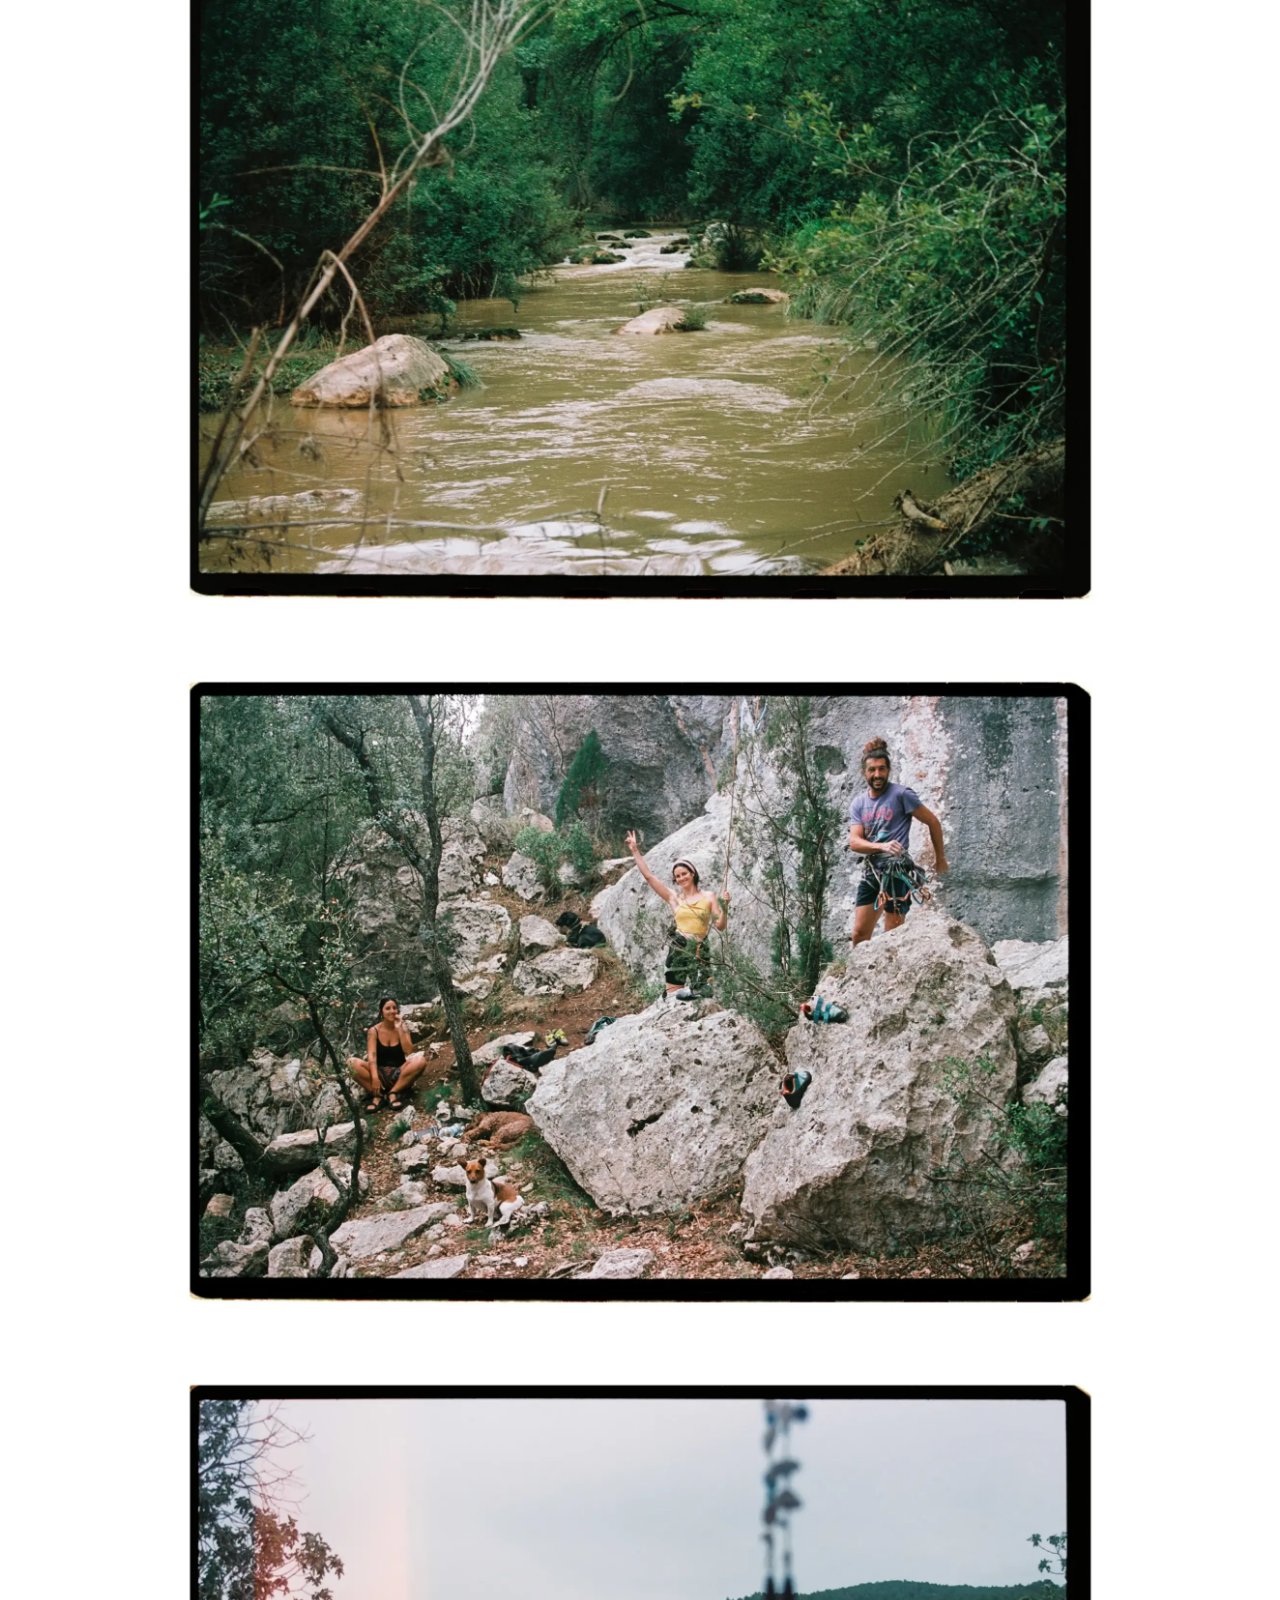
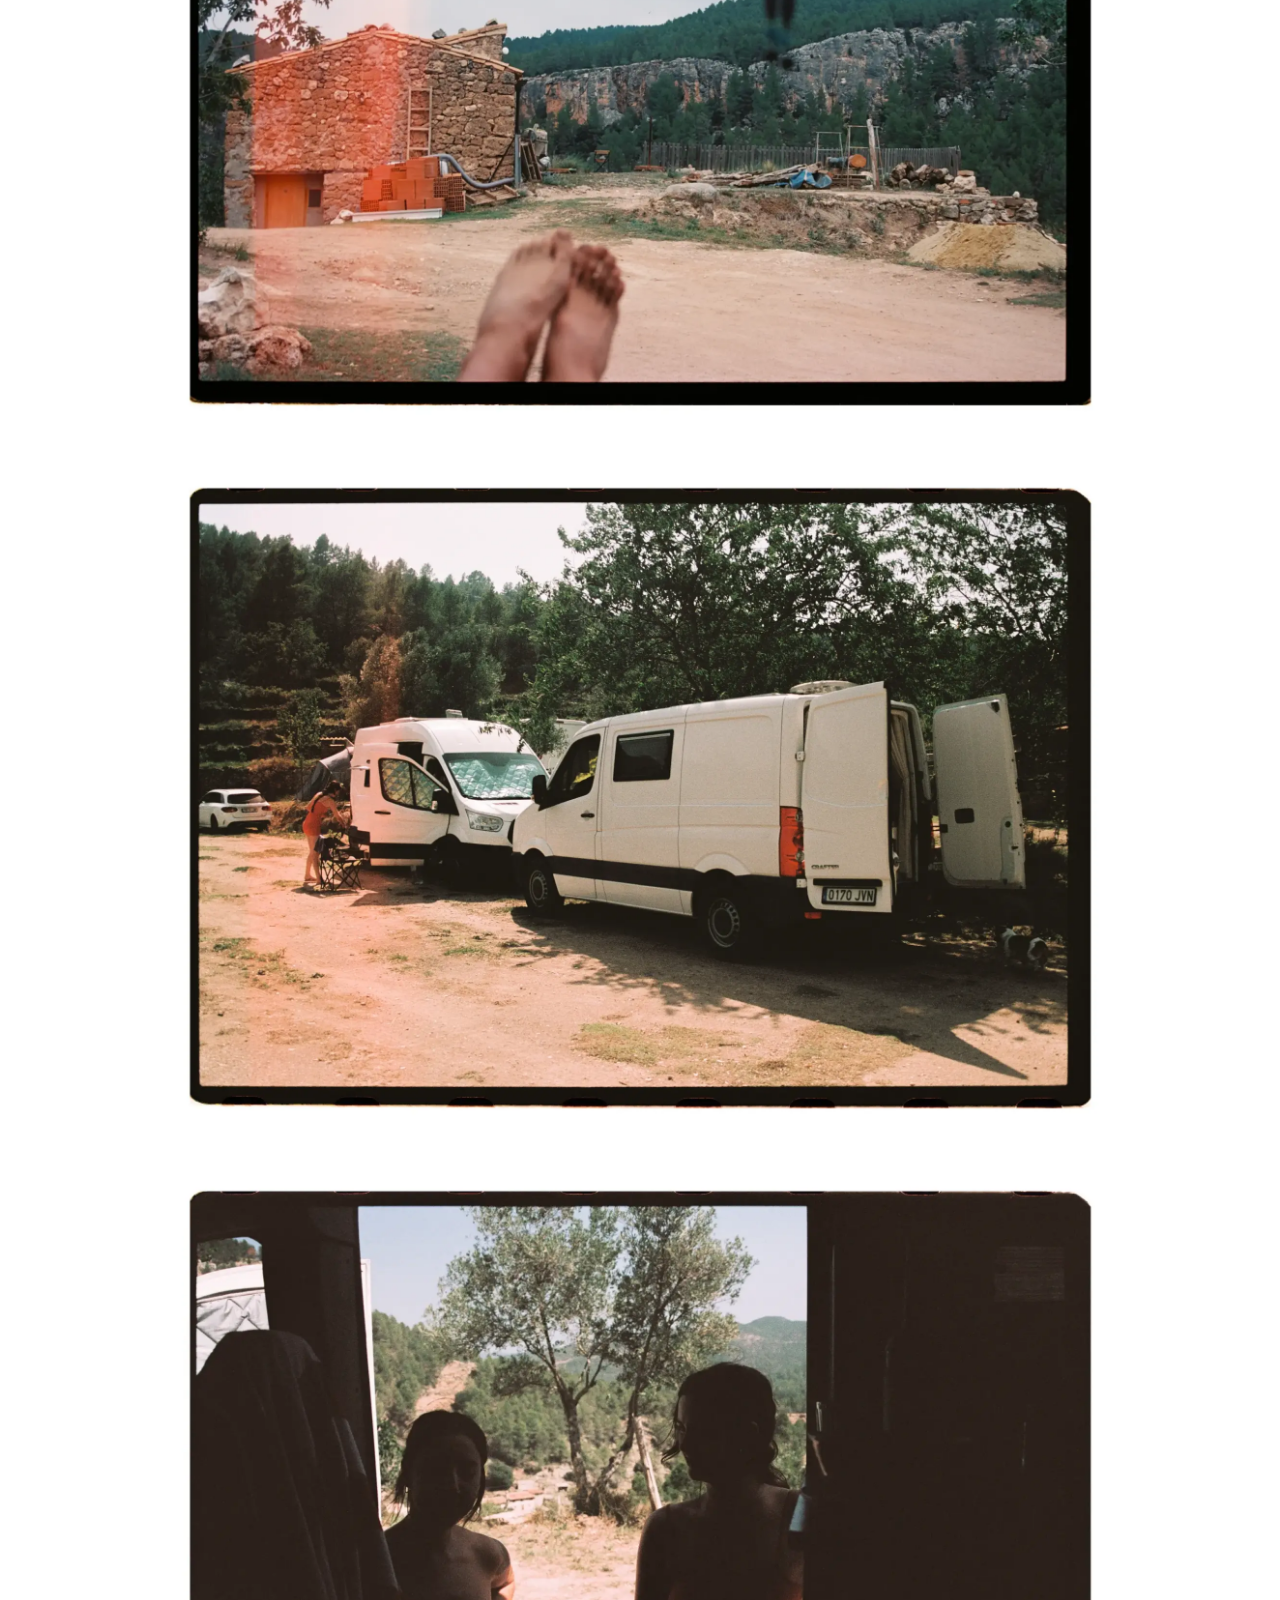
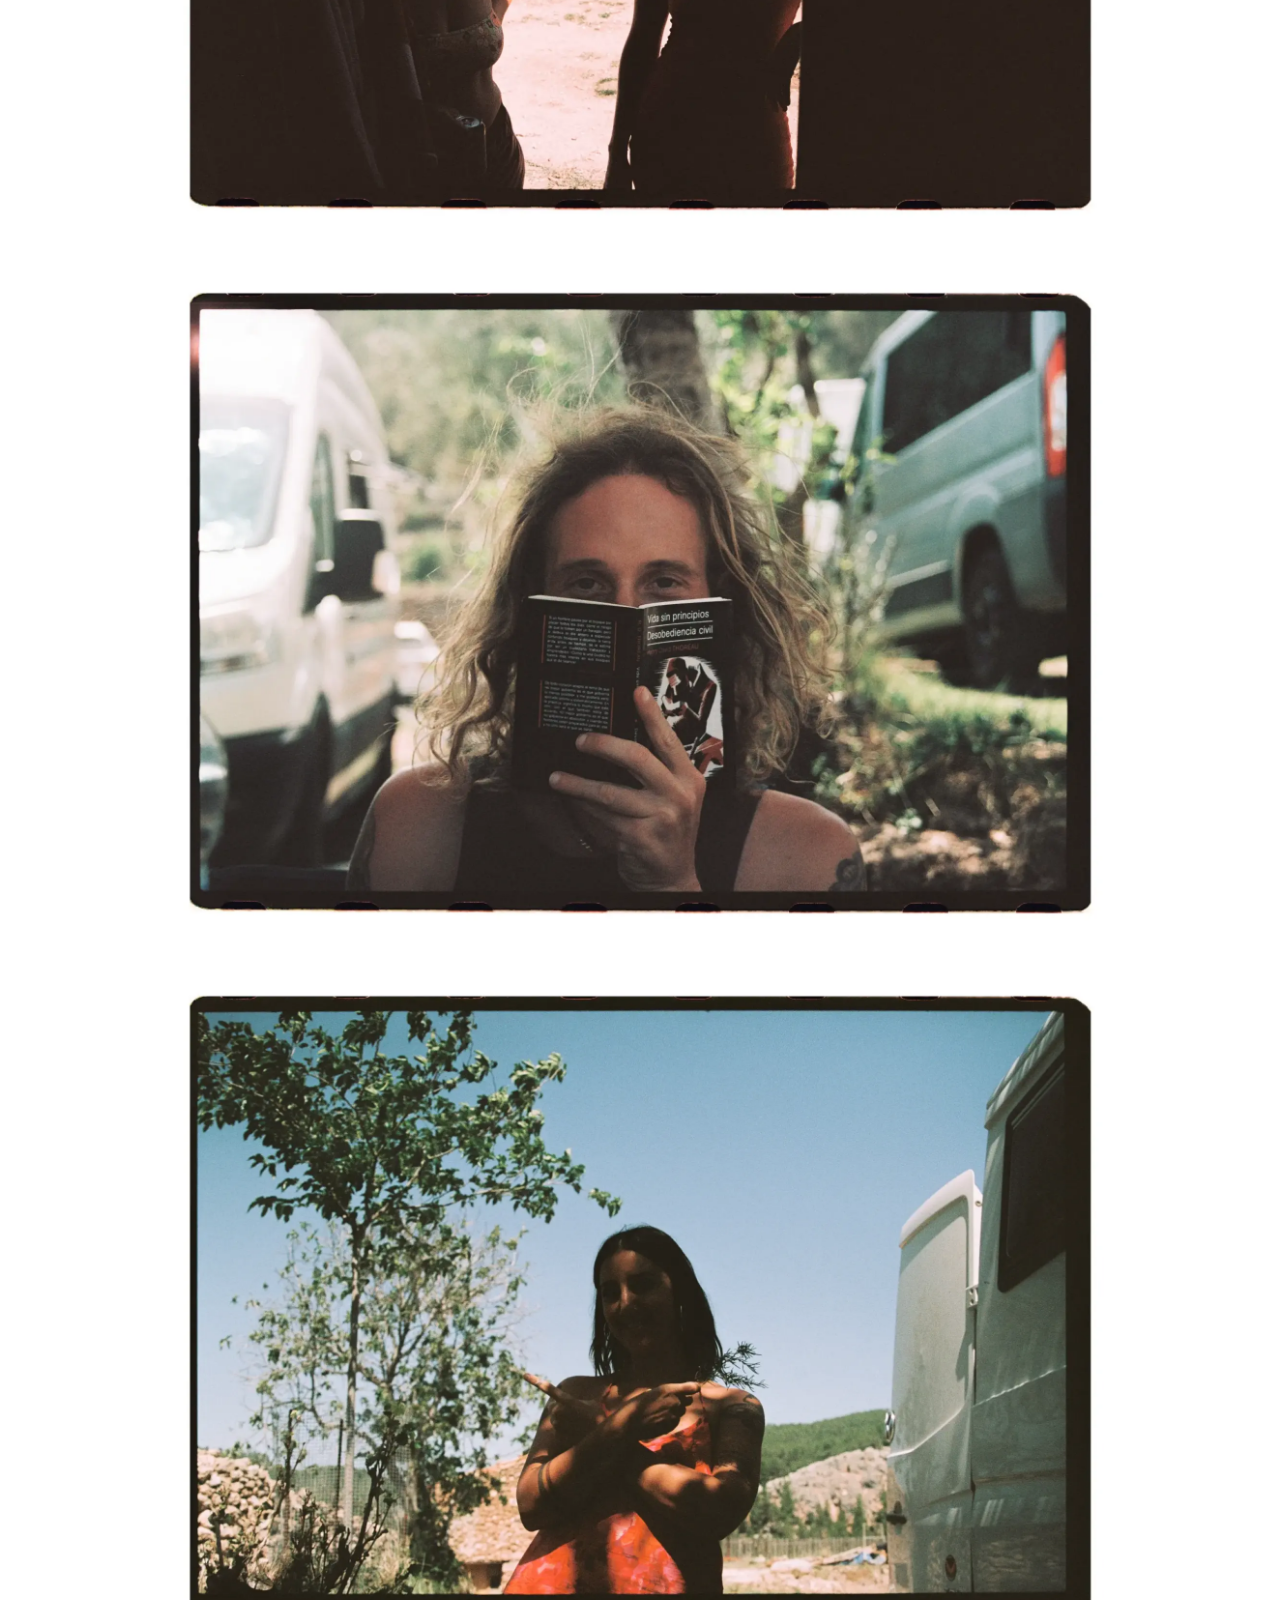
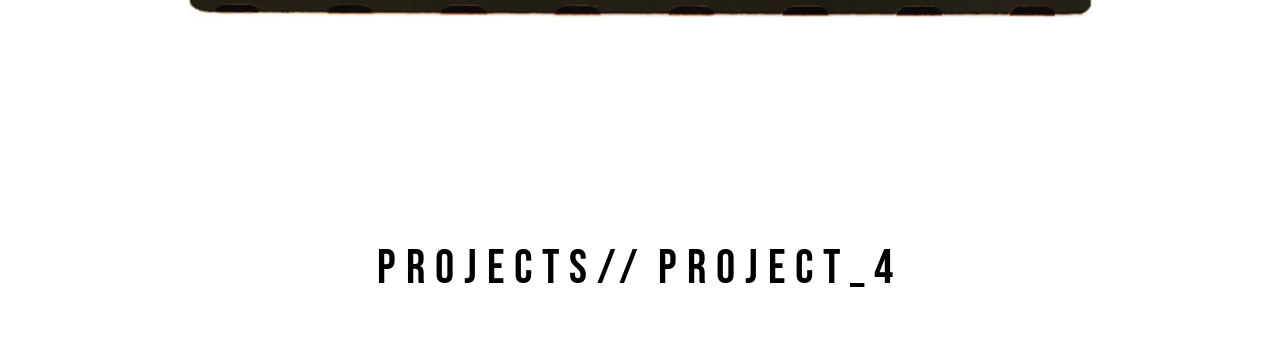
<file: project4.html>
<!DOCTYPE html>
<html lang="en">

<head>
    <!--ETIQUETA PARA UN MEJOR POSICIONAMIENTO SEO-->
    <meta name="description" content="Stillness - Una exploración visual sobre el minimalismo y la calma a través del disseño web y la fotografia de Pau Montalvá.">
    <meta charset="UTF-8">
    <meta name="viewport" content="width=device-width, initial-scale=1.0">
    <title>Proyecto4</title>
    <link rel="stylesheet" href="css/index.css">
    <script defer src="js/index.js"></script>

    <!--TIPOGRAFIA-->
    <link rel="preconnect" href="https://fonts.googleapis.com">
    <link rel="preconnect" href="https://fonts.gstatic.com" crossorigin>
    <link href="https://fonts.googleapis.com/css2?family=Bebas+Neue&family=Montserrat:wght@100..900&display=swap"
        rel="stylesheet">
</head>

<body>

    <!--HEADER + NAV DE PROJECT1-->
    <header class="Header">
        <nav class="Nav-header">
            <div class="Logo">STILLNESS</div>

            <input type="checkbox" id="Menu-hamburguesa" style="display: none;">

            <ul class="List-nav">
                <li class="Item-nav"><a href="index.html" title="item del nav">HOME</a></li>
                <li id="Item-nav-concept"><a href="concept.html" title="item del nav">CONCEPT</a></li>
                <li class="Item-nav"><a class="works" href="works.html" title="item del nav">WORKS</a></li>
                <li class="Item-nav"><a href="about.html" title="item del nav">ABOUT ME</a></li>
            </ul>
        <!--MENU HAMBURGUESA-->
            <label class="Label-hamburguesa"  aria-label="Abre menú de navegación" for="Menu-hamburguesa">
                <svg xmlns="http://www.w3.org/2000/svg" width="26" height="26" fill="currentColor" class="List-icon"
                    viewBox="0 0 16 16">
                    <path fill-rule="evenodd"
                        d="M2.5 12a.5.5 0 0 1 .5-.5h10a.5.5 0 0 1 0 1H3a.5.5 0 0 1-.5-.5m0-4a.5.5 0 0 1 .5-.5h10a.5.5 0 0 1 0 1H3a.5.5 0 0 1-.5-.5m0-4a.5.5 0 0 1 .5-.5h10a.5.5 0 0 1 0 1H3a.5.5 0 0 1-.5-.5" />
                </svg>
            </label>
        </nav>
    </header>
    <!--Titulo + ficha del carrete-->
    <main class="Main-project1">
        <h1>Project_4//</h1>
        <div class="Card-project1">
            <ul class="Project-info">
                <li><strong>LOCATION //</strong> MONTESA / CULLERA / OLBA</li>
                <li><strong>FILM STOCK //</strong> 4HUNDRED FILM 100</li>
                <li><strong>DATE //</strong> APRIL 2025</li>
            </ul>
        </div>

        <!--Imágenes-->

        <section class="Section-project1">

            <div class="Container-project1">



                <picture>
                    <source srcset="proyecto4/4webp/montesa1.webp" type="image/webp">
                    <img src="proyecto4/montesa1.jpg" alt="montesa" loading="lazy">
                </picture>

                <picture>
                    <source srcset="proyecto4/4webp/montesa2.webp" type="image/webp">
                    <img src="proyecto4/montesa2.jpg" alt="monstesa" loading="lazy">
                </picture>

                <picture>
                    <source srcset="proyecto4/4webp/montesa3.webp" type="image/webp">
                    <img src="proyecto4/montesa3.jpg" alt="perello" loading="lazy">
                </picture>

                <picture>
                    <source srcset="proyecto4/4webp/montesa4.webp" type="image/webp">
                    <img src="proyecto4/montesa4.jpg" alt="camino del diy" loading="lazy">
                </picture>

                <picture>
                    <source srcset="proyecto4/4webp/montesa5.webp" type="image/webp">
                    <img src="proyecto4/montesa5.jpg" alt="cuevas de la valla duxo" loading="lazy">
                </picture>

                <picture>
                    <source srcset="proyecto4/4webp/montesa6.webp" type="image/webp">
                    <img src="proyecto4/montesa6.jpg" alt="skatepark cullera" loading="lazy">
                </picture>

                <picture>
                    <source srcset="proyecto4/4webp/montesa7.webp" type="image/webp">
                    <img src="proyecto4/montesa7.jpg" alt="rio olba" loading="lazy">
                </picture>

                <picture>
                    <source srcset="proyecto4/4webp/montesa8.webp" type="image/webp">
                    <img src="proyecto4/montesa8.jpg" alt="escalada olva" loading="lazy">
                </picture>

                <picture>
                    <source srcset="proyecto4/4webp/montesa9.webp" type="image/webp">
                    <img src="proyecto4/montesa9.jpg" alt="pensando en la furgo" loading="lazy">
                </picture>

                <picture>
                    <source srcset="proyecto4/4webp/montesa10.webp" type="image/webp">
                    <img src="proyecto4/montesa10.jpg" alt="la furgo" loading="lazy">
                </picture>

                <picture>
                    <source srcset="proyecto4/4webp/montesa11.webp" type="image/webp">
                    <img src="proyecto4/montesa11.jpg" alt="eva y salu" loading="lazy">
                </picture>

                <picture>
                    <source srcset="proyecto4/4webp/montesa12.webp" type="image/webp">
                    <img src="proyecto4/montesa12.jpg" alt="librazo" loading="lazy">
                </picture>

                <picture>
                    <source srcset="proyecto4/4webp/montesa13.webp" type="image/webp">
                    <img src="proyecto4/montesa13.jpg" alt="musa" loading="lazy">
                </picture>




            </div>

        </section>



        <!--BOTONES DE VUELTA-->
        <div class="Buttons-project1">
            <a href="works.html" class="Return-works" title="boton de retorno">PROJECTS//</a>
            <a href="project4.html" class="Return-page" title="boton de retorno">Project_4</a>
        </div>
    </main>

</body>

</html>
</file>
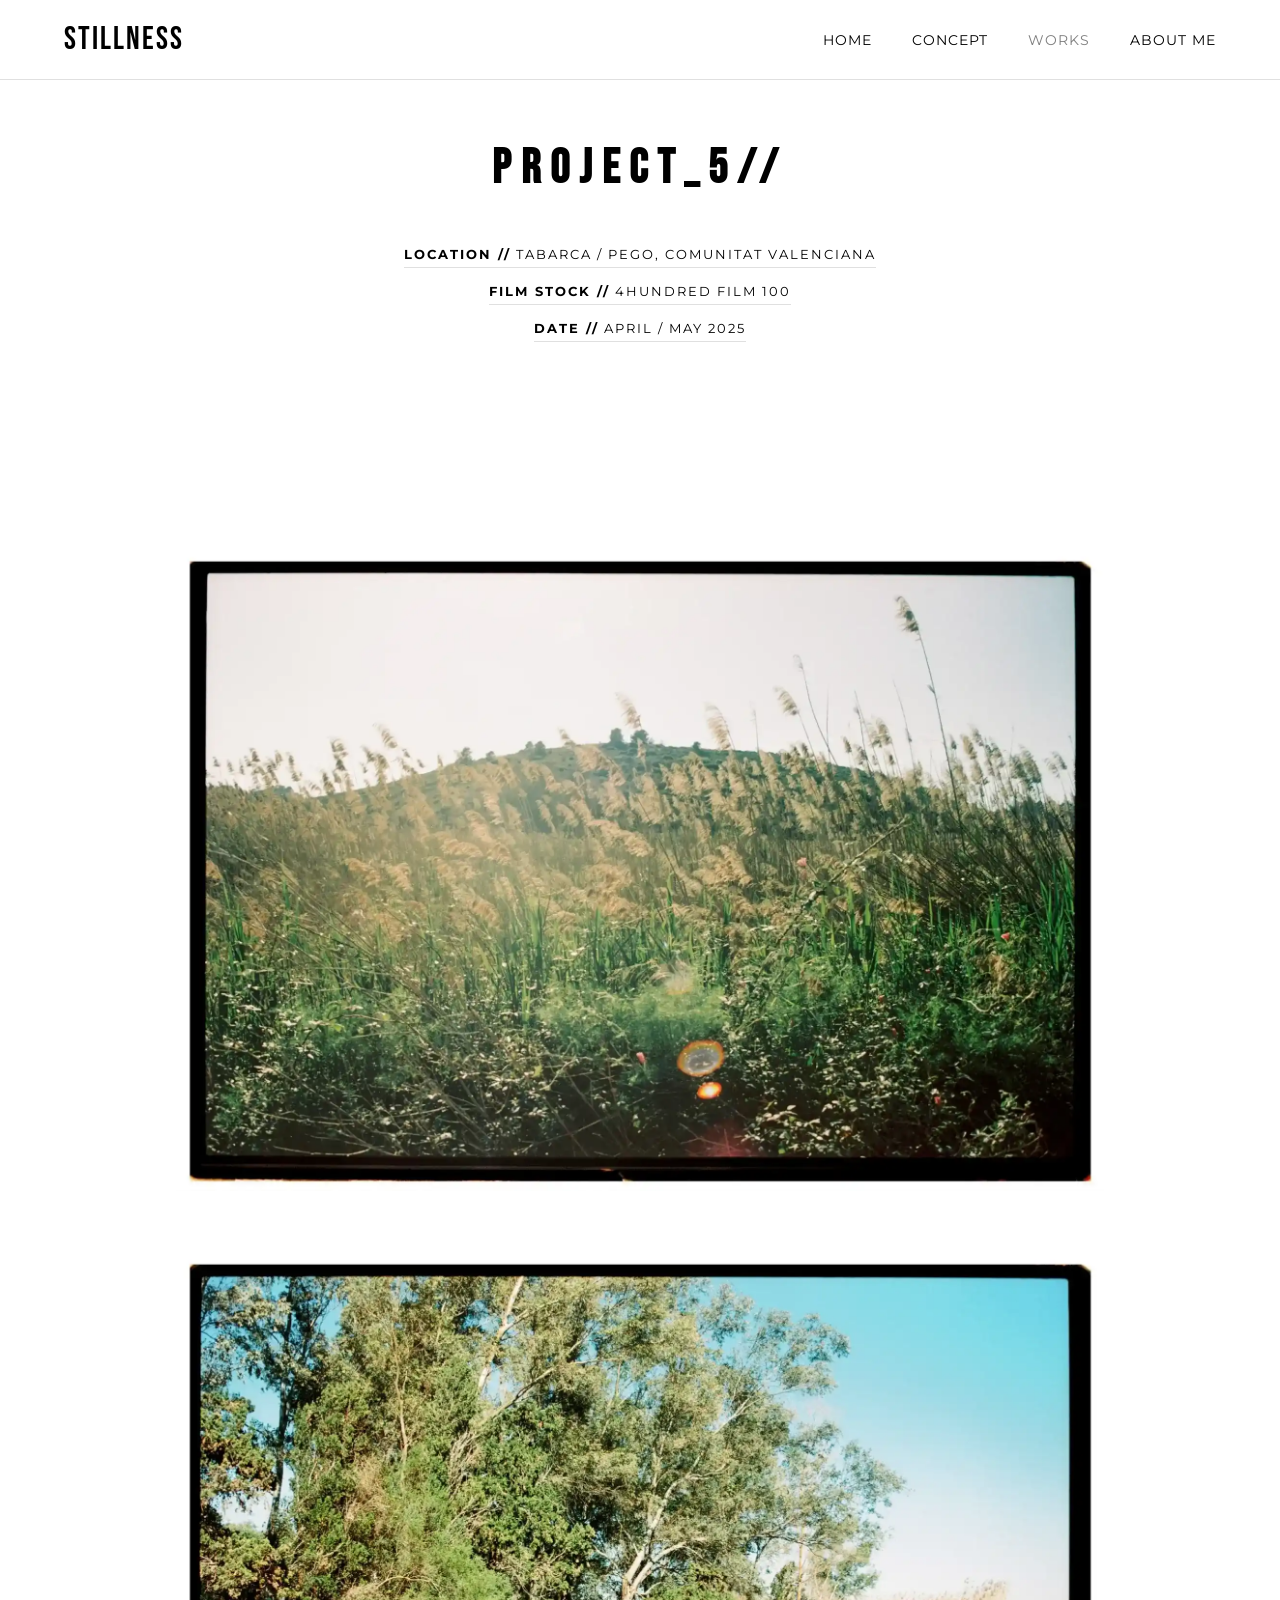
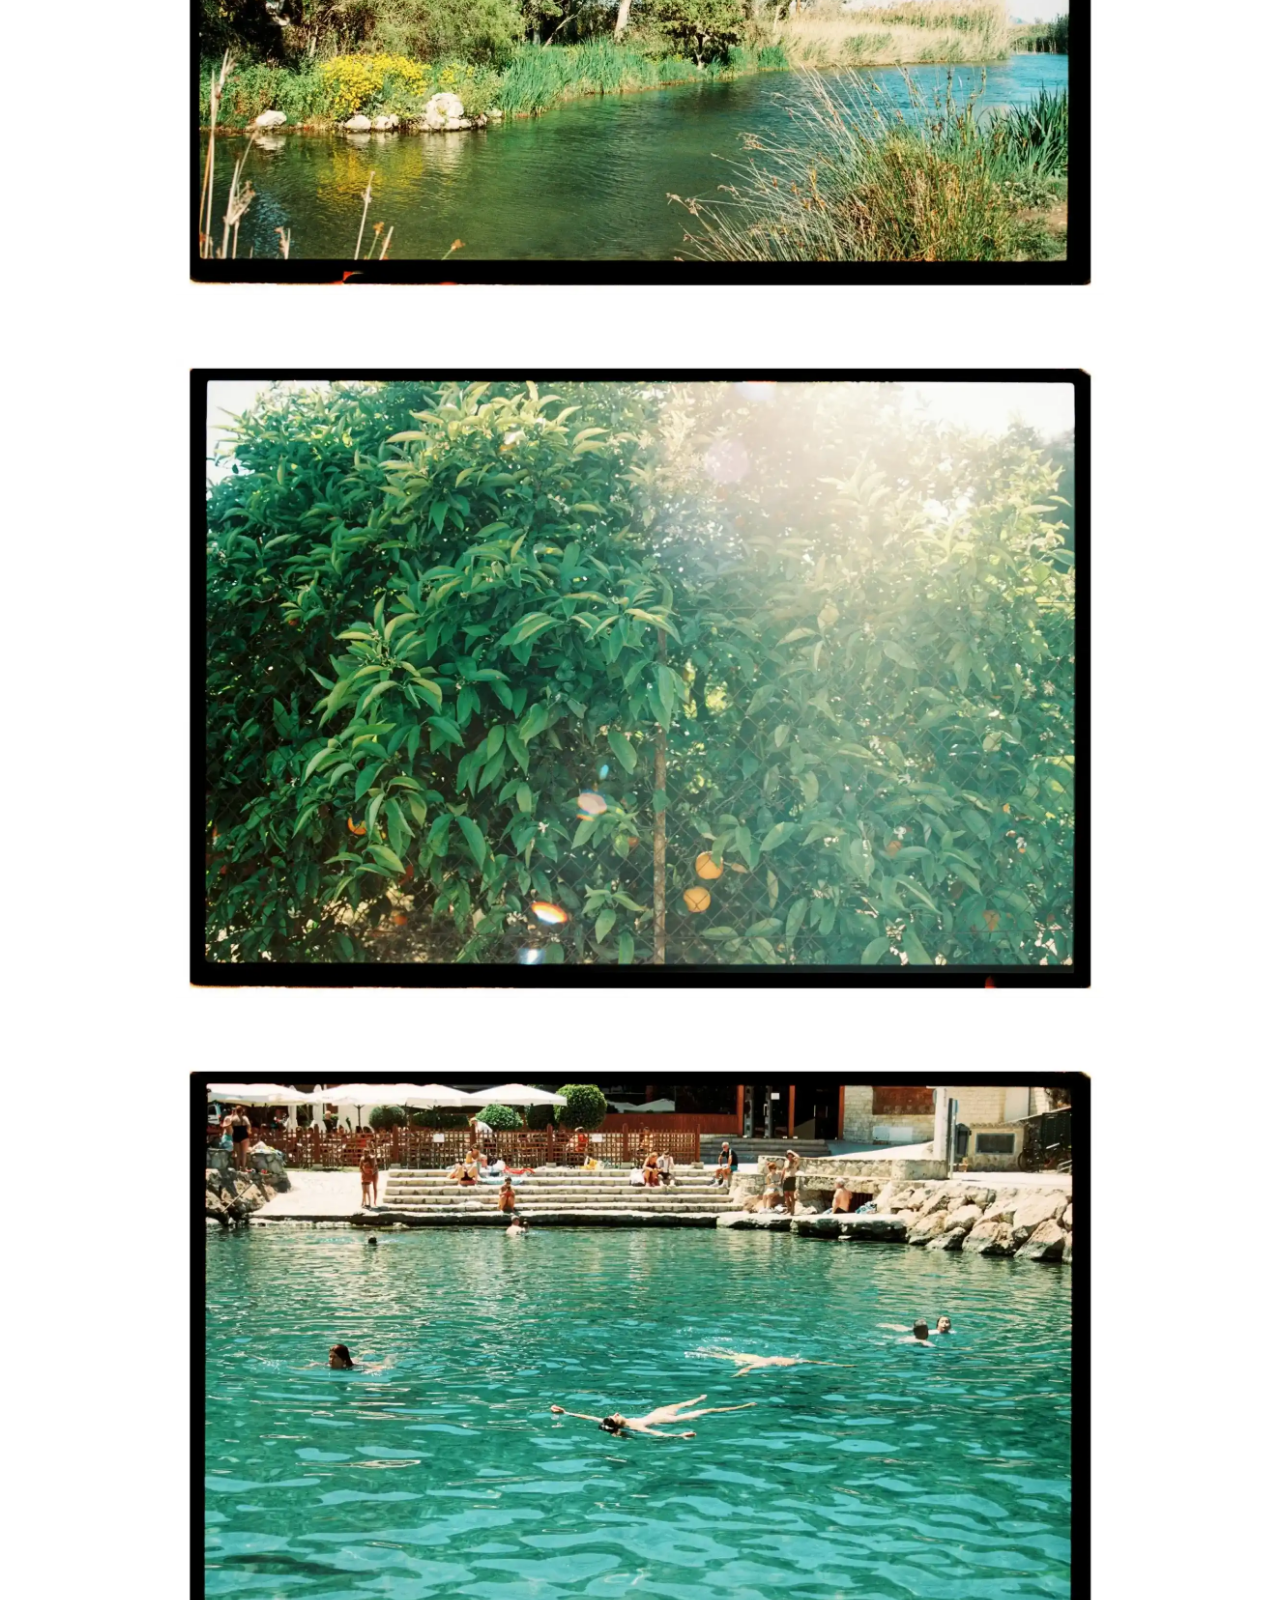
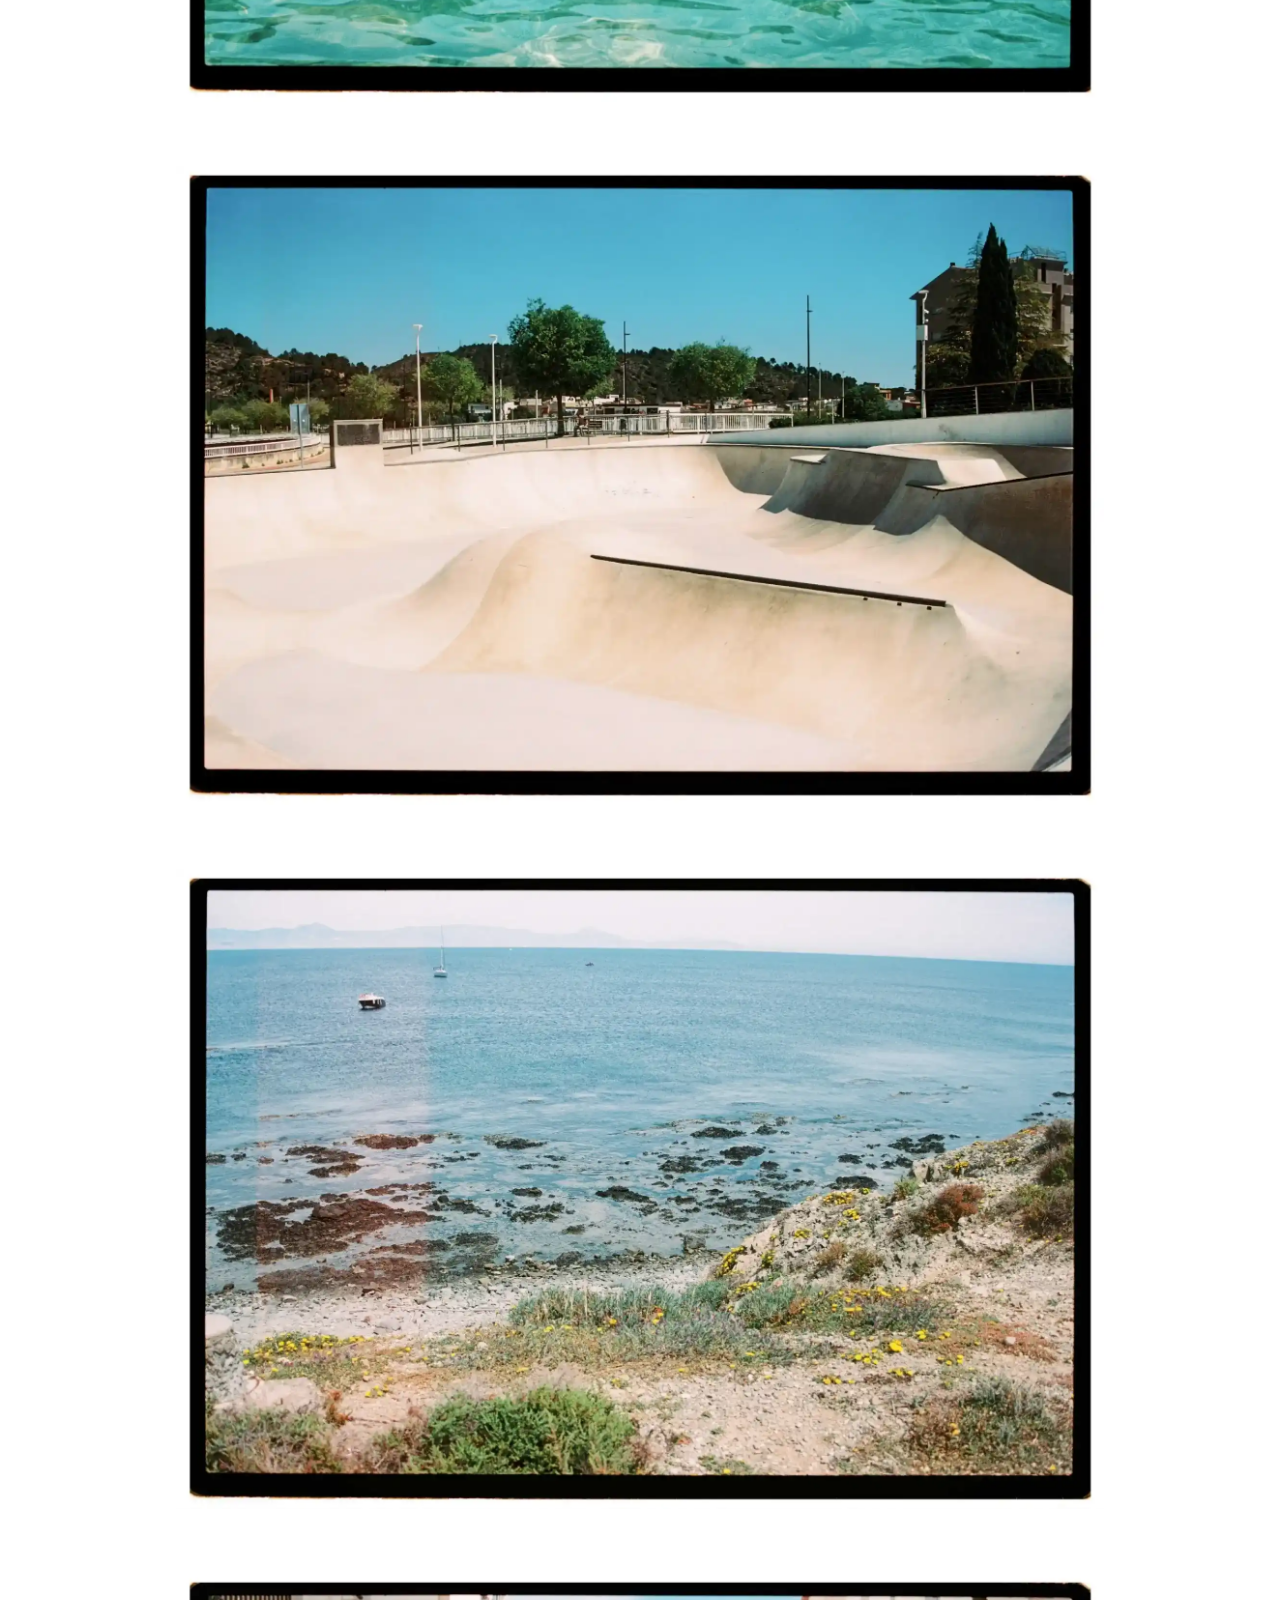
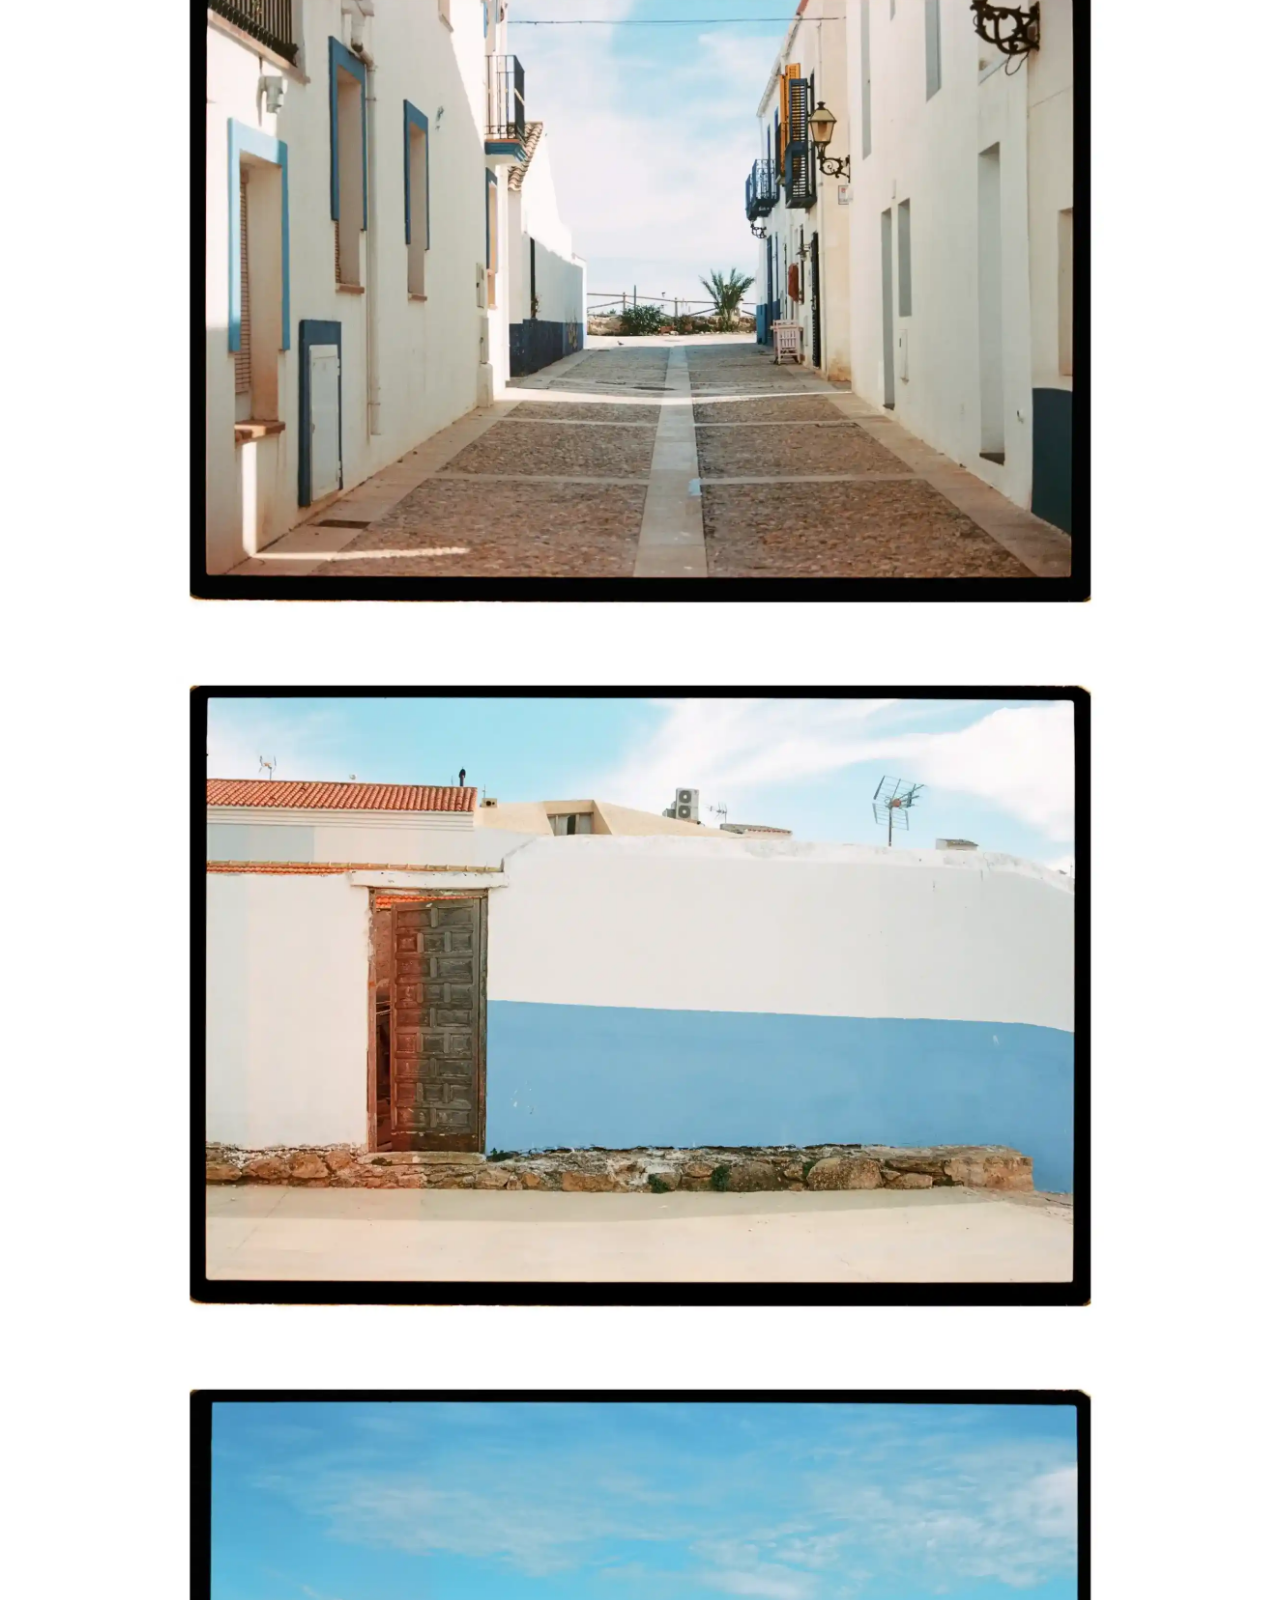
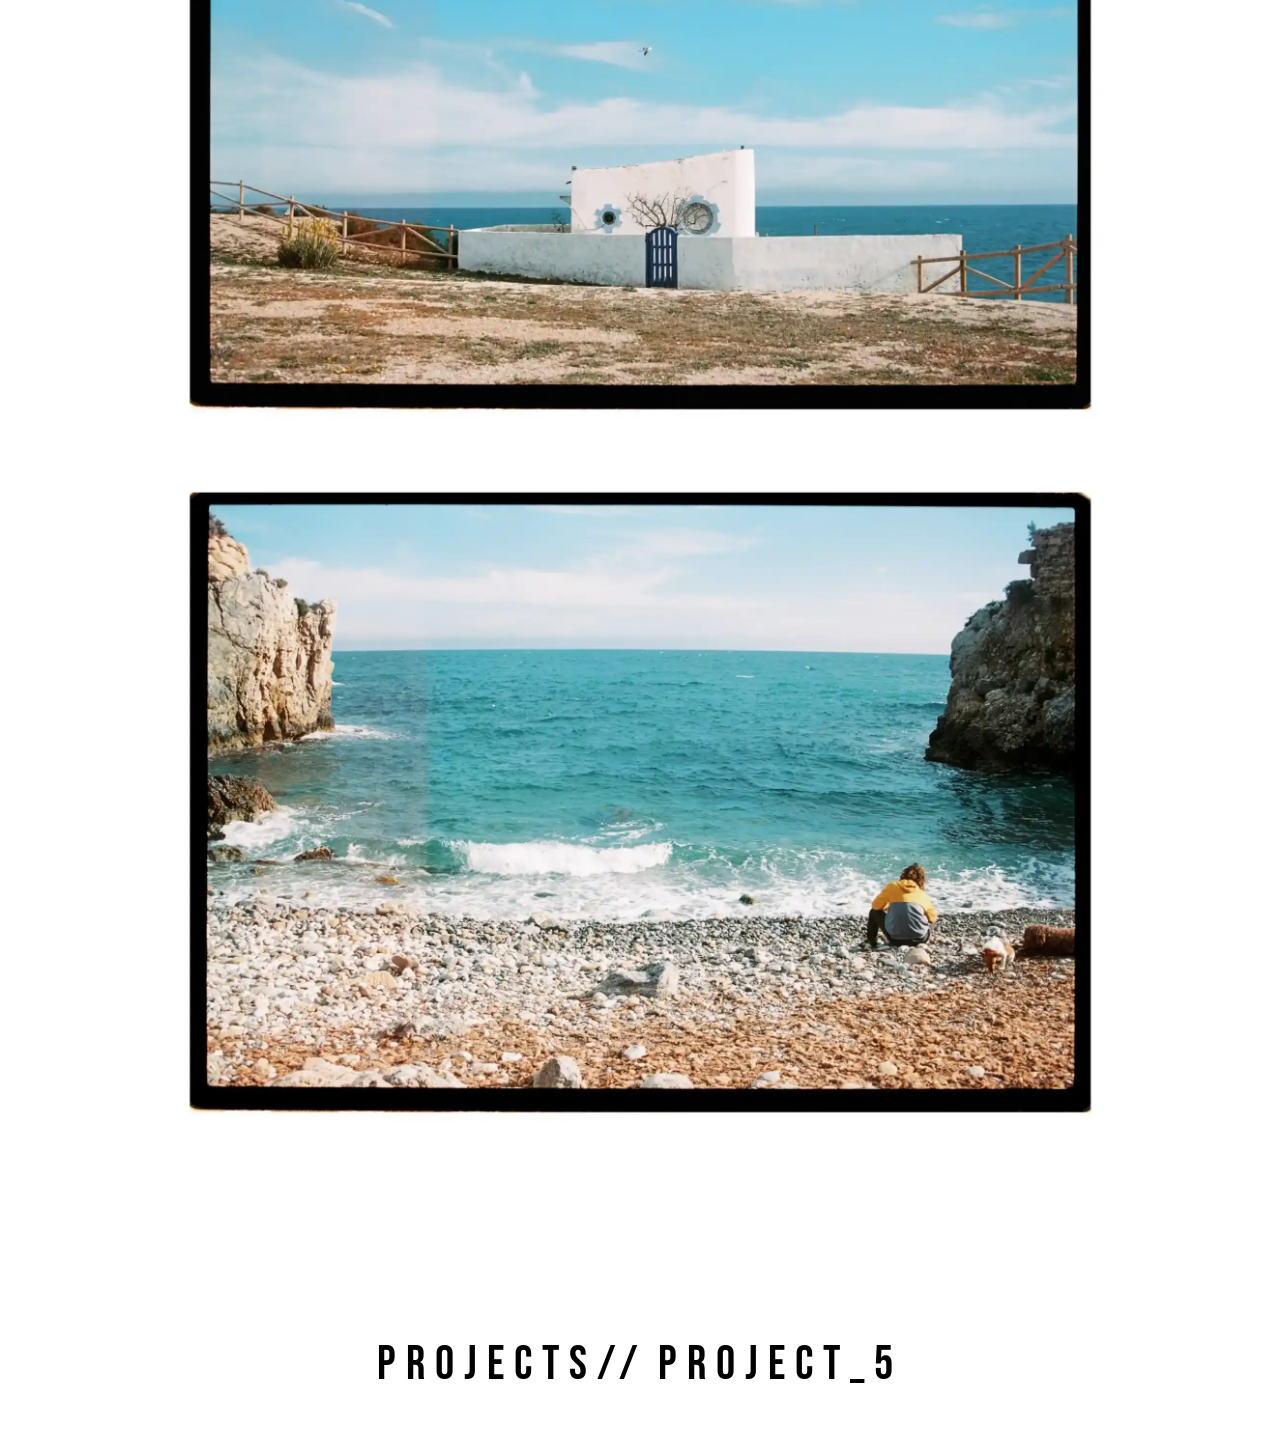
<file: project5.html>
<!DOCTYPE html>
<html lang="en">

<head>
    <!--ETIQUETA PARA UN MEJOR POSICIONAMIENTO SEO-->
    <meta name="description" content="Stillness - Una exploración visual sobre el minimalismo y la calma a través del disseño web y la fotografia de Pau Montalvá.">
    <meta charset="UTF-8">
    <meta name="viewport" content="width=device-width, initial-scale=1.0">
    <title>Proyecto5</title>
    <link rel="stylesheet" href="css/index.css">
    <script defer src="js/index.js"></script>

    <!--TIPOGRAFIA-->
    <link rel="preconnect" href="https://fonts.googleapis.com">
    <link rel="preconnect" href="https://fonts.gstatic.com" crossorigin>
    <link href="https://fonts.googleapis.com/css2?family=Bebas+Neue&family=Montserrat:wght@100..900&display=swap"
        rel="stylesheet">
</head>

<body>

    <!--HEADER + NAV DE PROJECT1-->
    <header class="Header">
        <nav class="Nav-header">
            <div class="Logo">STILLNESS</div>

            <input type="checkbox" id="Menu-hamburguesa" style="display: none;">

            <ul class="List-nav">
                <li class="Item-nav"><a href="index.html" title="item del nav">HOME</a></li>
                <li id="Item-nav-concept"><a href="concept.html" title="item del nav">CONCEPT</a></li>
                <li class="Item-nav"><a class="works" href="works.html" title="item del nav">WORKS</a></li>
                <li class="Item-nav"><a href="about.html" title="item del nav">ABOUT ME</a></li>
            </ul>
        <!--MENU HAMBURGUESA-->
            <label class="Label-hamburguesa" aria-label="Abre menú de navegación" for="Menu-hamburguesa">
                <svg xmlns="http://www.w3.org/2000/svg" width="26" height="26" fill="currentColor" class="List-icon"
                    viewBox="0 0 16 16">
                    <path fill-rule="evenodd"
                        d="M2.5 12a.5.5 0 0 1 .5-.5h10a.5.5 0 0 1 0 1H3a.5.5 0 0 1-.5-.5m0-4a.5.5 0 0 1 .5-.5h10a.5.5 0 0 1 0 1H3a.5.5 0 0 1-.5-.5m0-4a.5.5 0 0 1 .5-.5h10a.5.5 0 0 1 0 1H3a.5.5 0 0 1-.5-.5" />
                </svg>
            </label>
        </nav>
    </header>

    <!--Titulo + ficha del carrete-->
    <main class="Main-project1">
        <h1>Project_5//</h1>
        <div class="Card-project1">
            <ul class="Project-info">
                <li><strong>LOCATION //</strong> TABARCA / PEGO, COMUNITAT VALENCIANA</li>
                <li><strong>FILM STOCK //</strong> 4HUNDRED FILM 100</li>
                <li><strong>DATE //</strong> APRIL / MAY 2025</li>
            </ul>
        </div>

        <!--Imágenes-->

        <section class="Section-project1">

            <div class="Container-project1">



                <picture>
                    <source srcset="proyecto5/5webp/pego1.webp" type="image/webp">
                    <img src="proyecto5/pego1.jpg" alt="la marxal" loading="lazy">
                </picture>

                <picture>
                    <source srcset="proyecto5/5webp/pego2.webp" type="image/webp">
                    <img src="proyecto5/pego2.jpg" alt="spot secreto la marxal" loading="lazy">
                </picture>

                <picture>
                    <source srcset="proyecto5/5webp/pego3.webp" type="image/webp">
                    <img src="proyecto5/pego3.jpg" alt="florint i traent" loading="lazy">
                </picture>

                <picture>
                    <source srcset="proyecto5/5webp/pego4.webp" type="image/webp">
                    <img src="proyecto5/pego4.jpg" alt="ullal del burro" loading="lazy">
                </picture>

                <picture>
                    <source srcset="proyecto5/5webp/pego5.webp" type="image/webp">
                    <img src="proyecto5/pego5.jpg" alt="gandipark" loading="lazy">
                </picture>

                <picture>
                    <source srcset="proyecto5/5webp/pego6.webp" type="image/webp">
                    <img src="proyecto5/pego6.jpg" alt="tavarca" loading="lazy">
                </picture>

                <picture>
                    <source srcset="proyecto5/5webp/pego7.webp" type="image/webp">
                    <img src="proyecto5/pego7.jpg" alt="anuncio comunitat valenciana" loading="lazy">
                </picture>

                <picture>
                    <source srcset="proyecto5/5webp/pego8.webp" type="image/webp">
                    <img src="proyecto5/pego8.jpg" alt="tavarca paret" loading="lazy">
                </picture>

                <picture>
                    <source srcset="proyecto5/5webp/pego9.webp" type="image/webp">
                    <img src="proyecto5/pego9.jpg" alt="anuncio de verano" loading="lazy">
                </picture>

                <picture>
                    <source srcset="proyecto5/5webp/pego10.webp" type="image/webp">
                    <img src="proyecto5/pego10.jpg" alt="mis chicos" loading="lazy">
                </picture>





            </div>

        </section>



        <!--BOTONES DE VUELTA-->
        <div class="Buttons-project1">
            <a href="works.html" class="Return-works" title="boton de retorno">PROJECTS//</a>
            <a href="project5.html" class="Return-page" title="boton de retorno">Project_5</a>
        </div>
    </main>

</body>

</html>
</file>
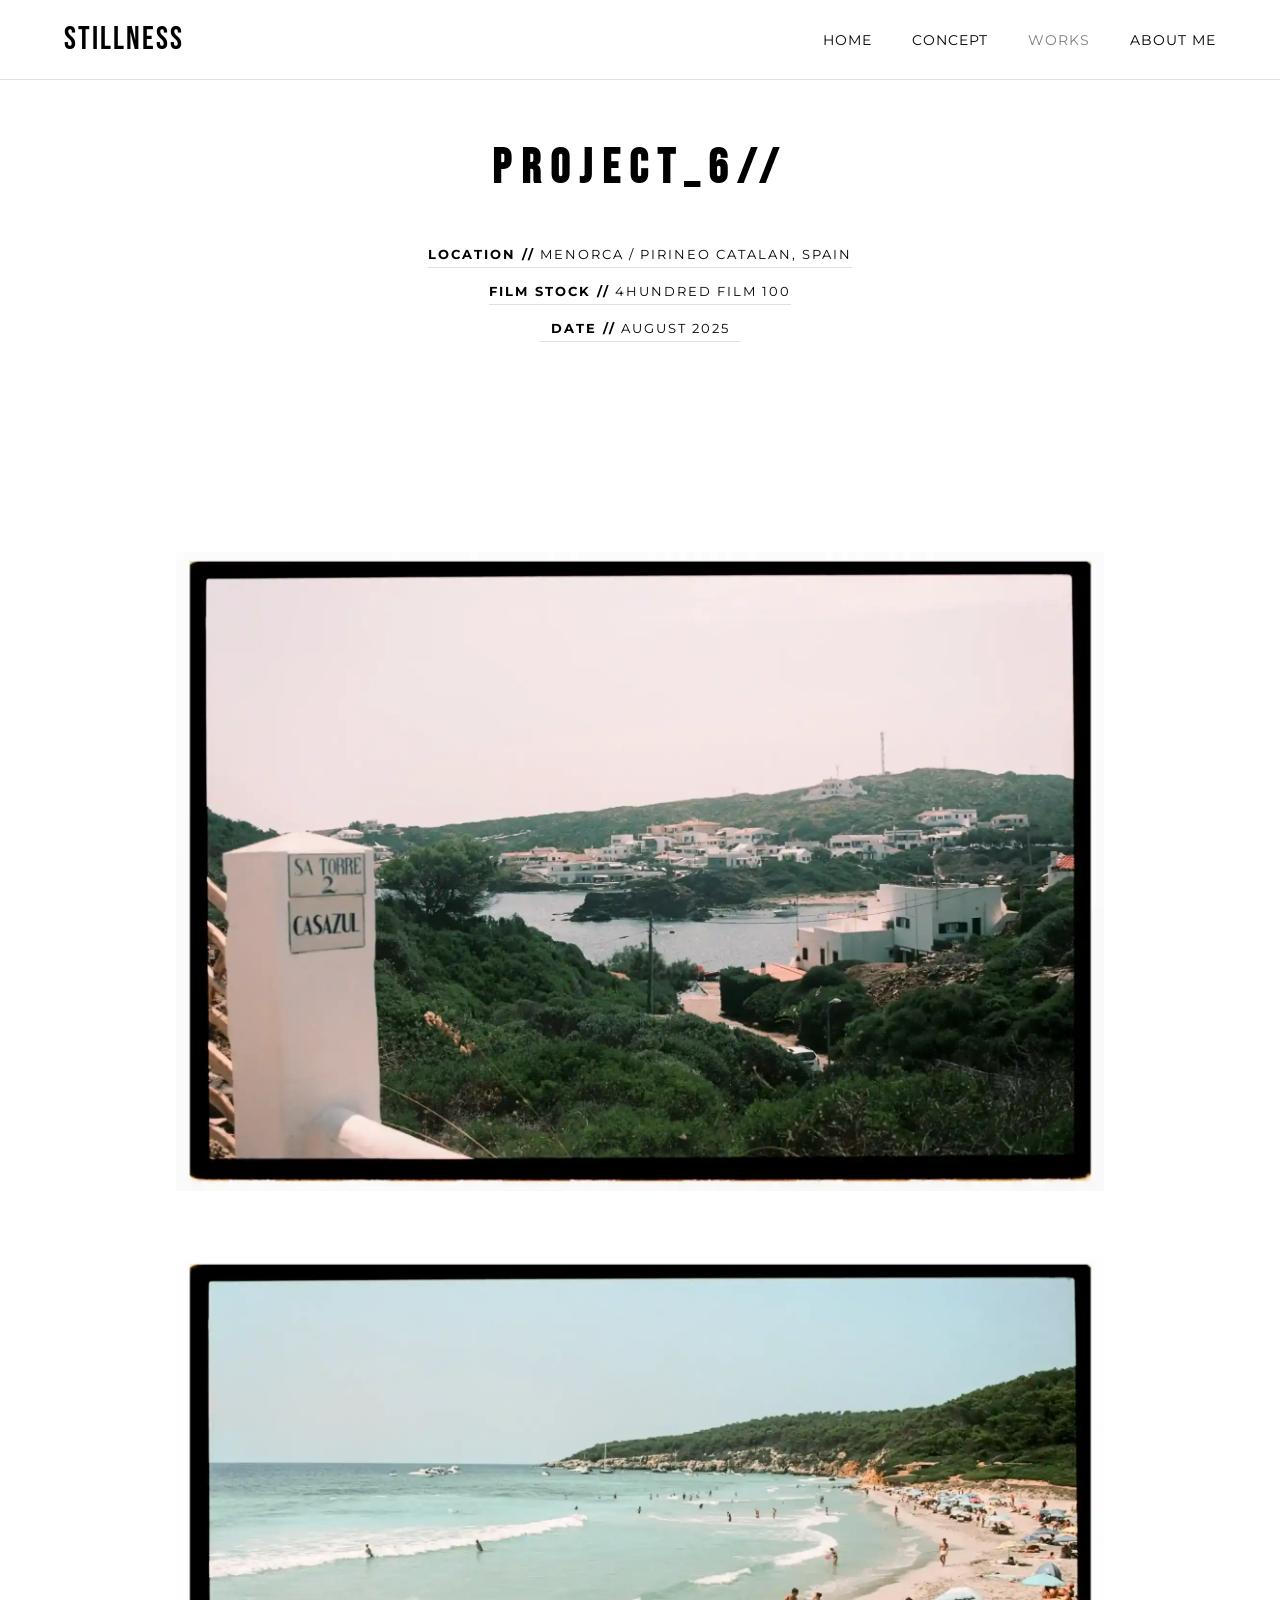
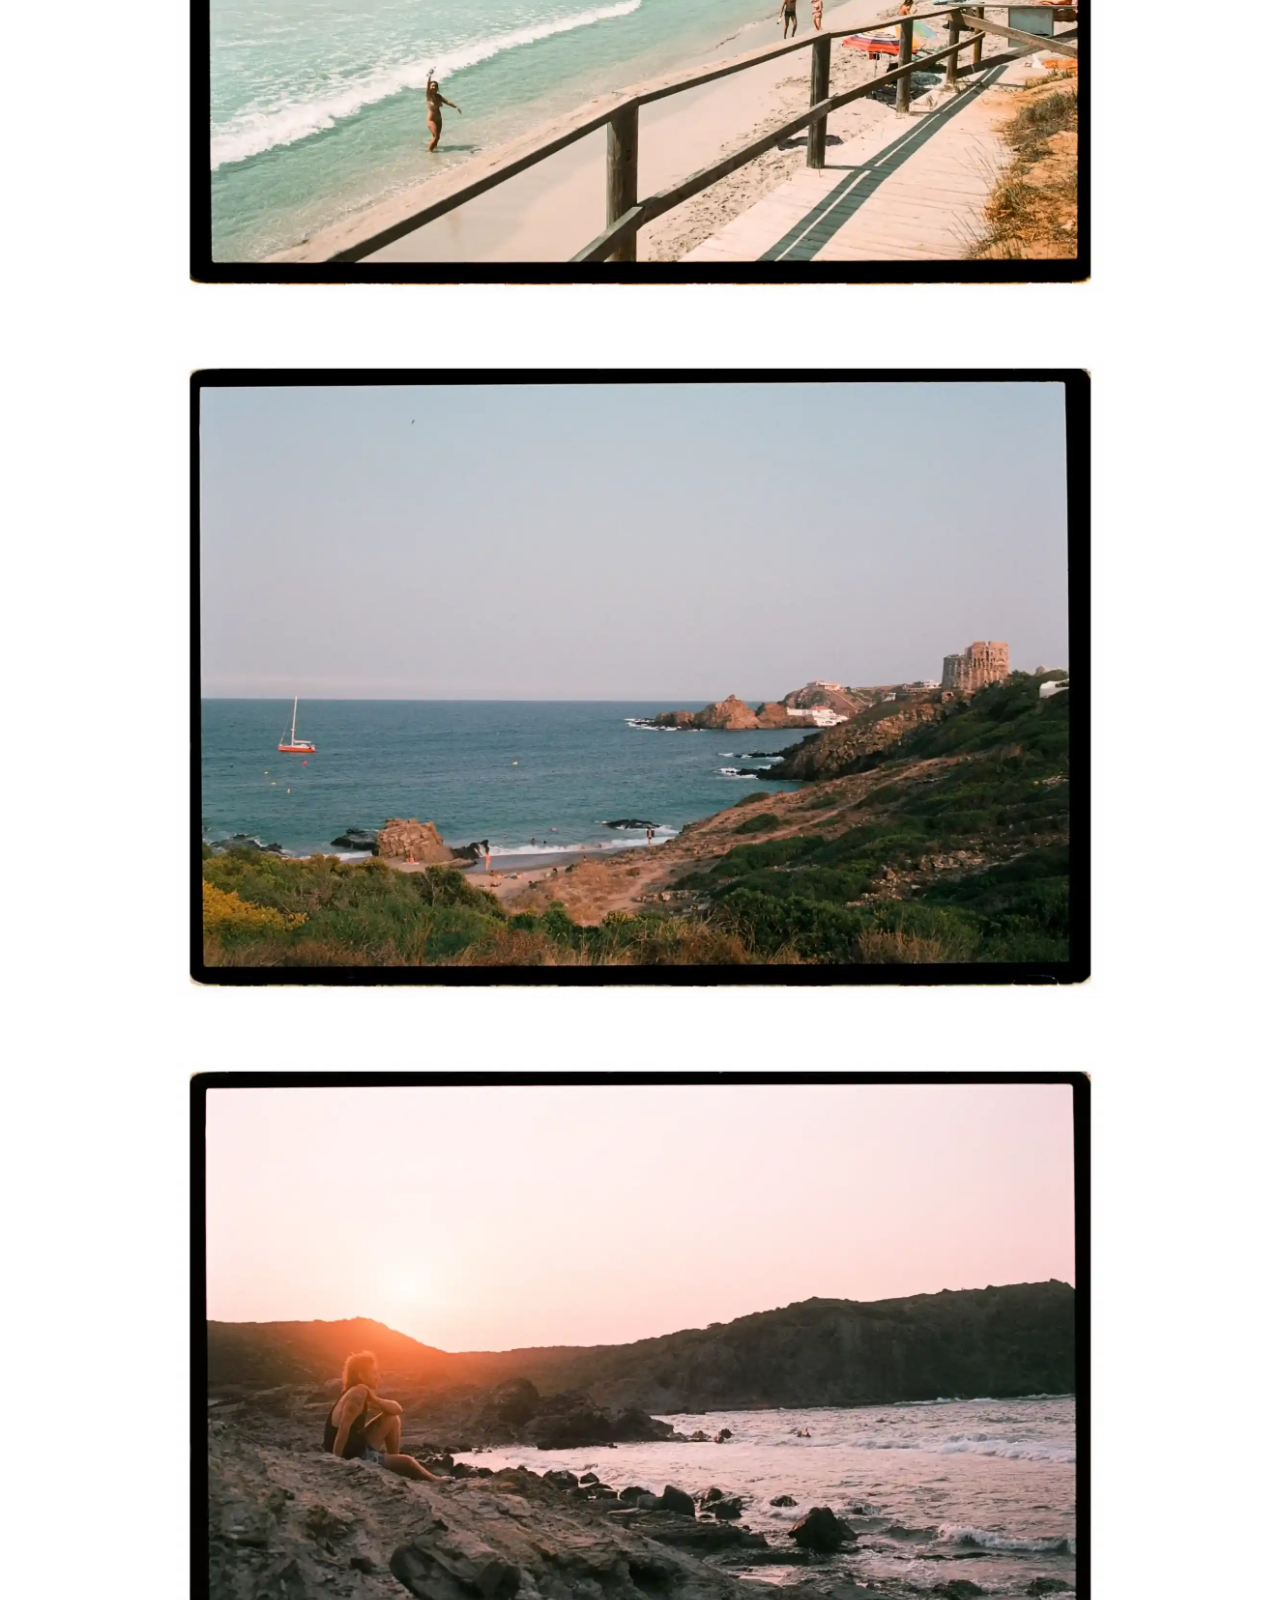
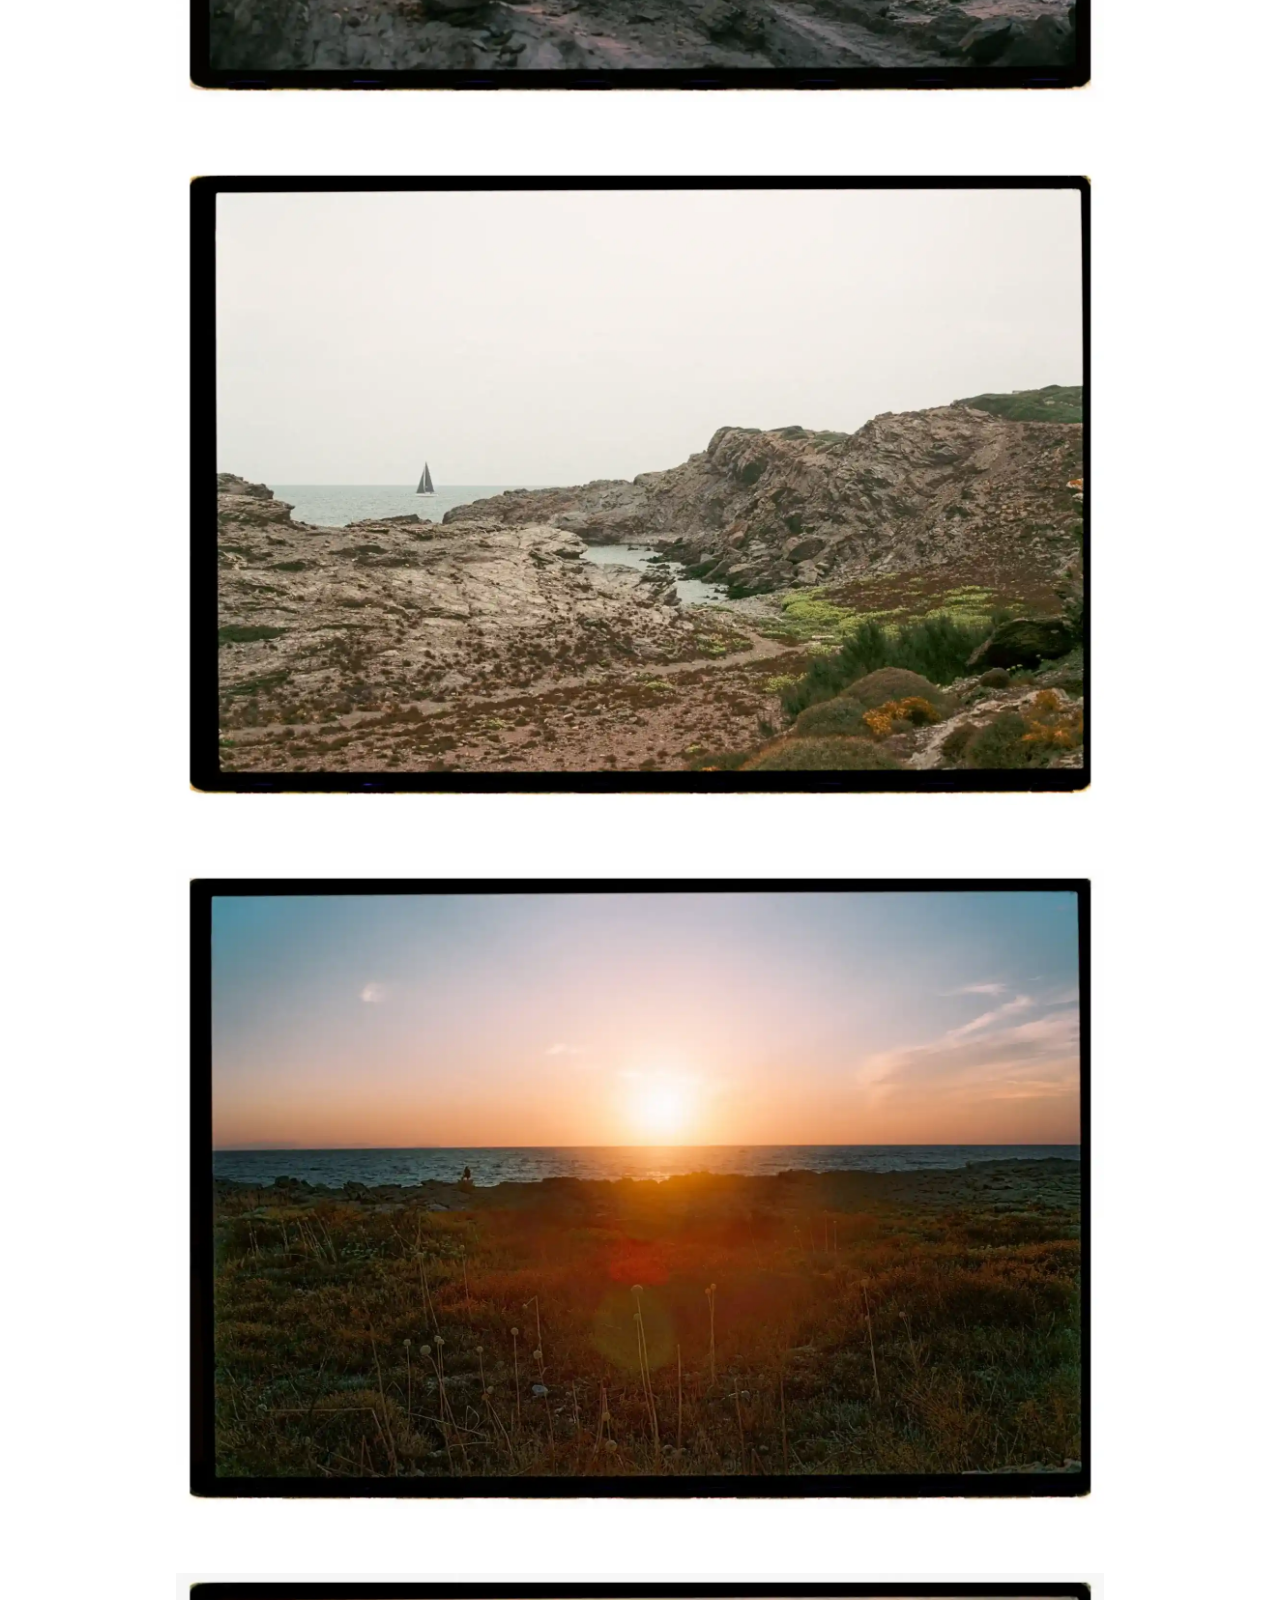
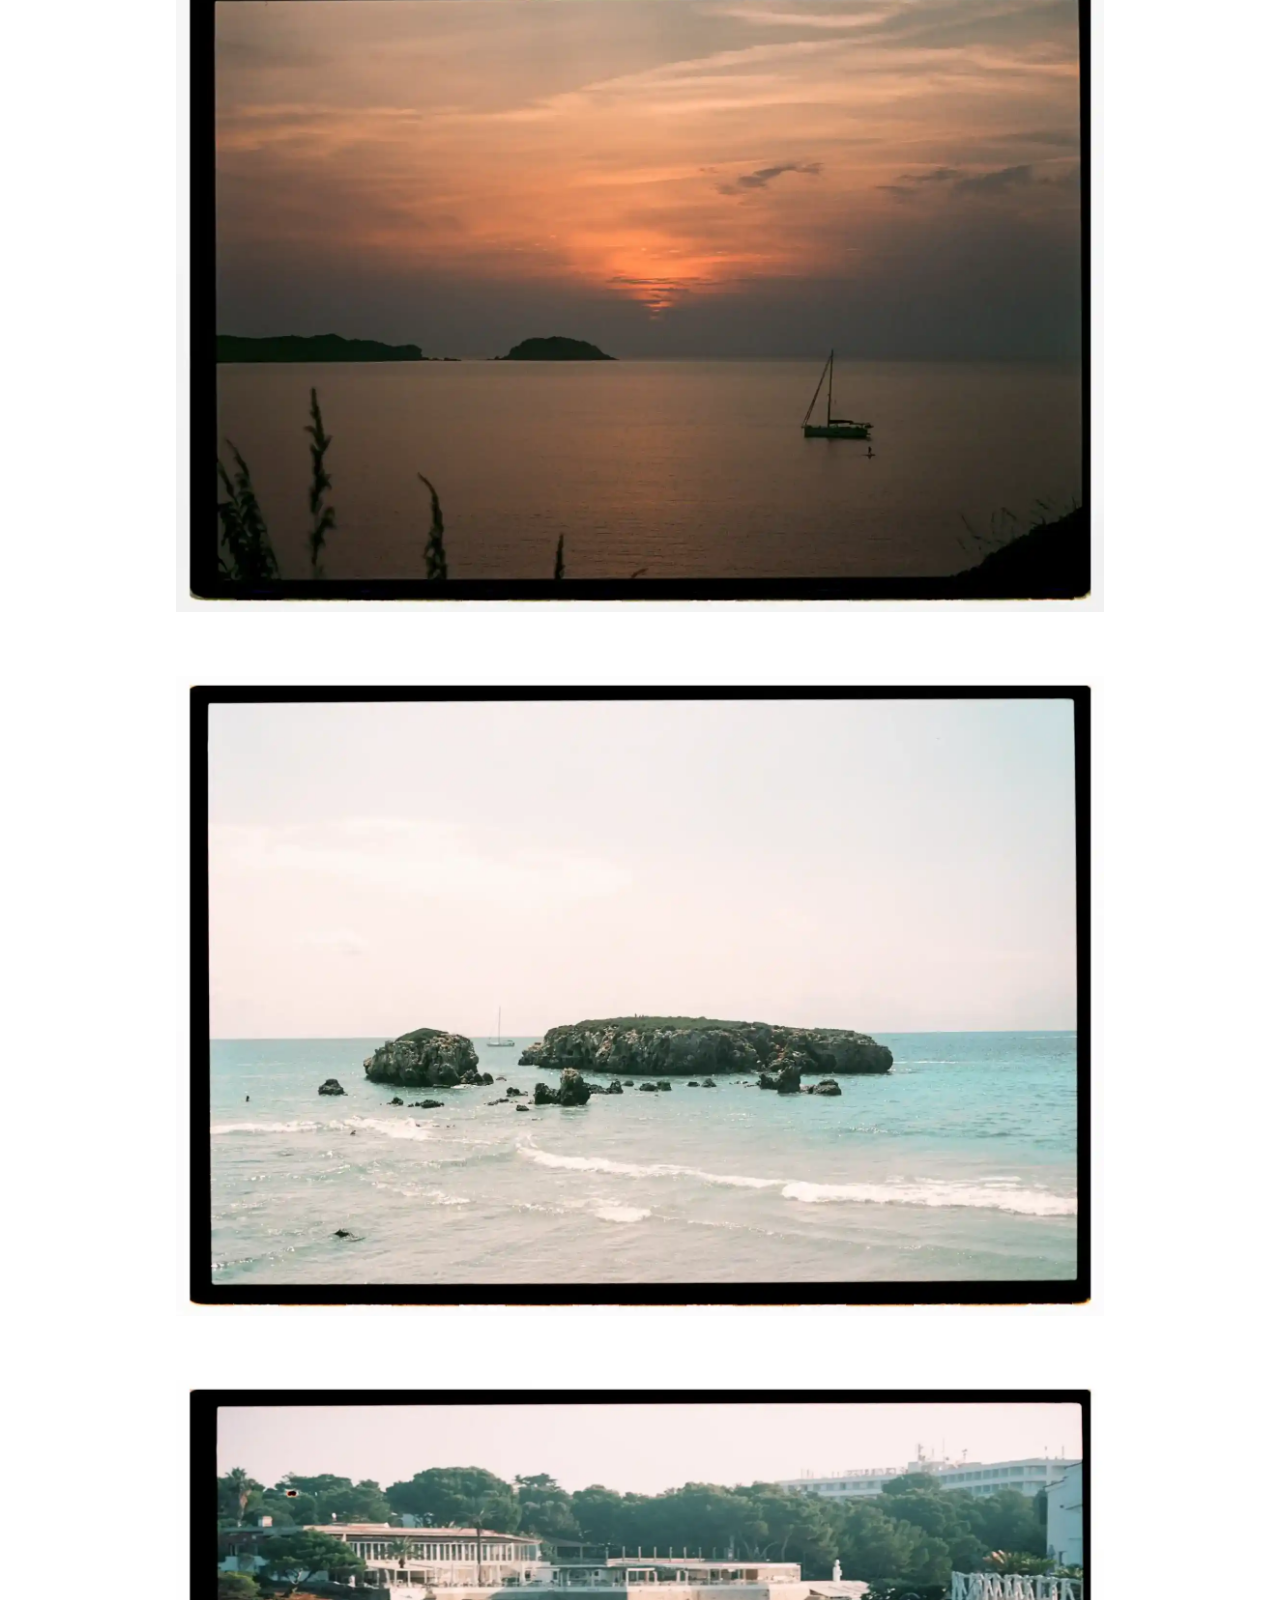
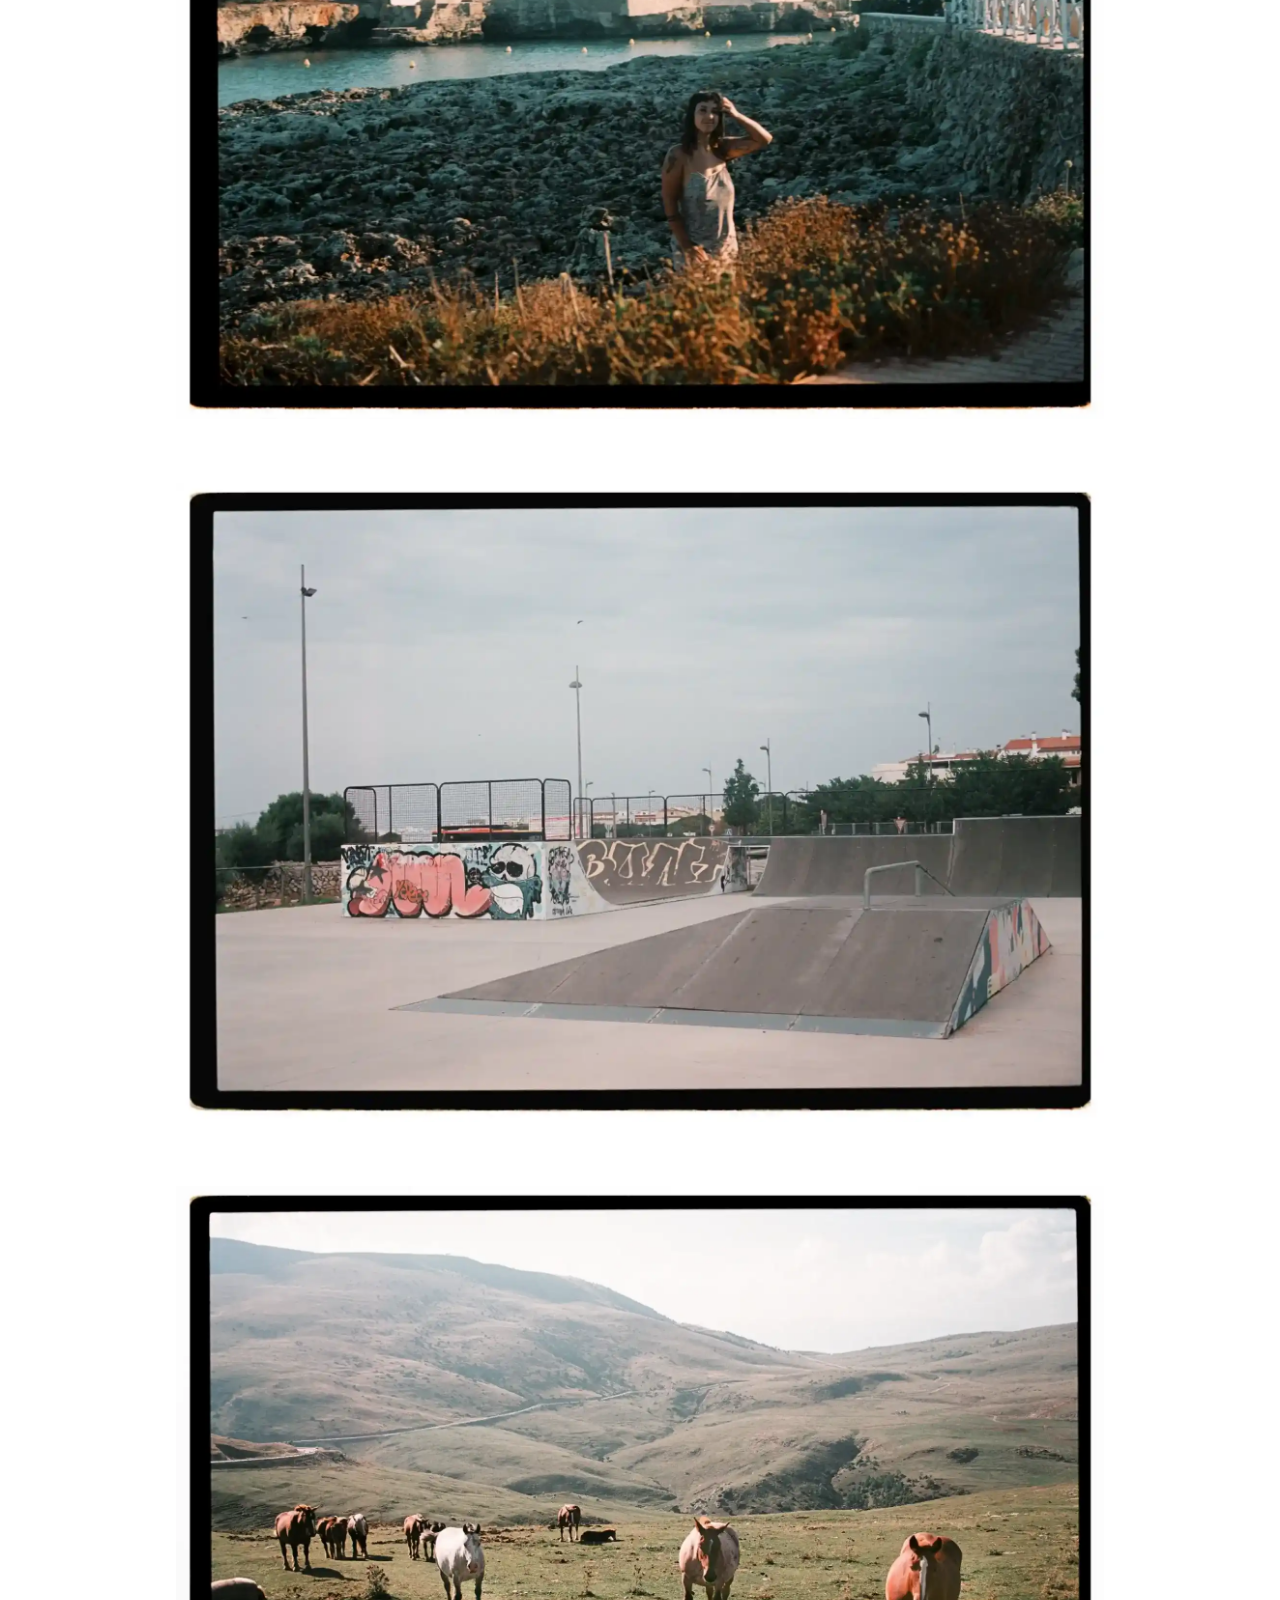
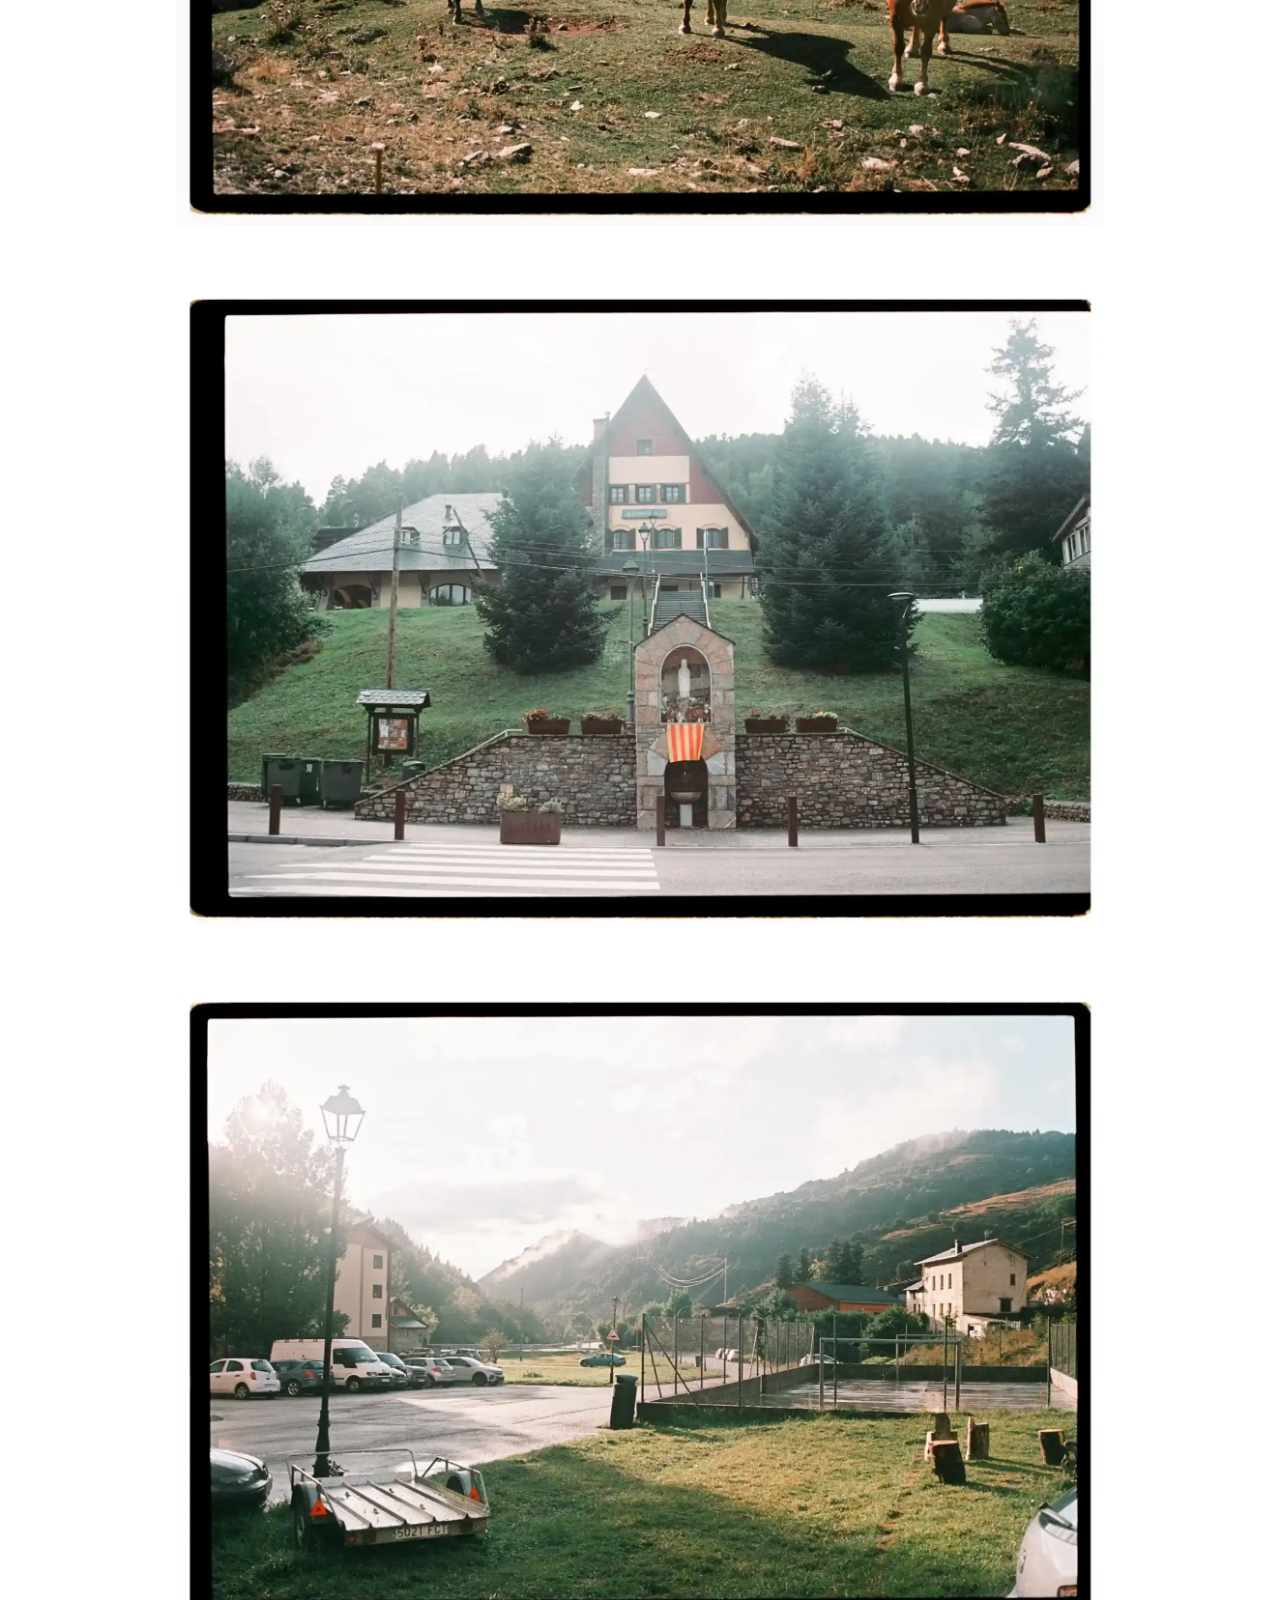
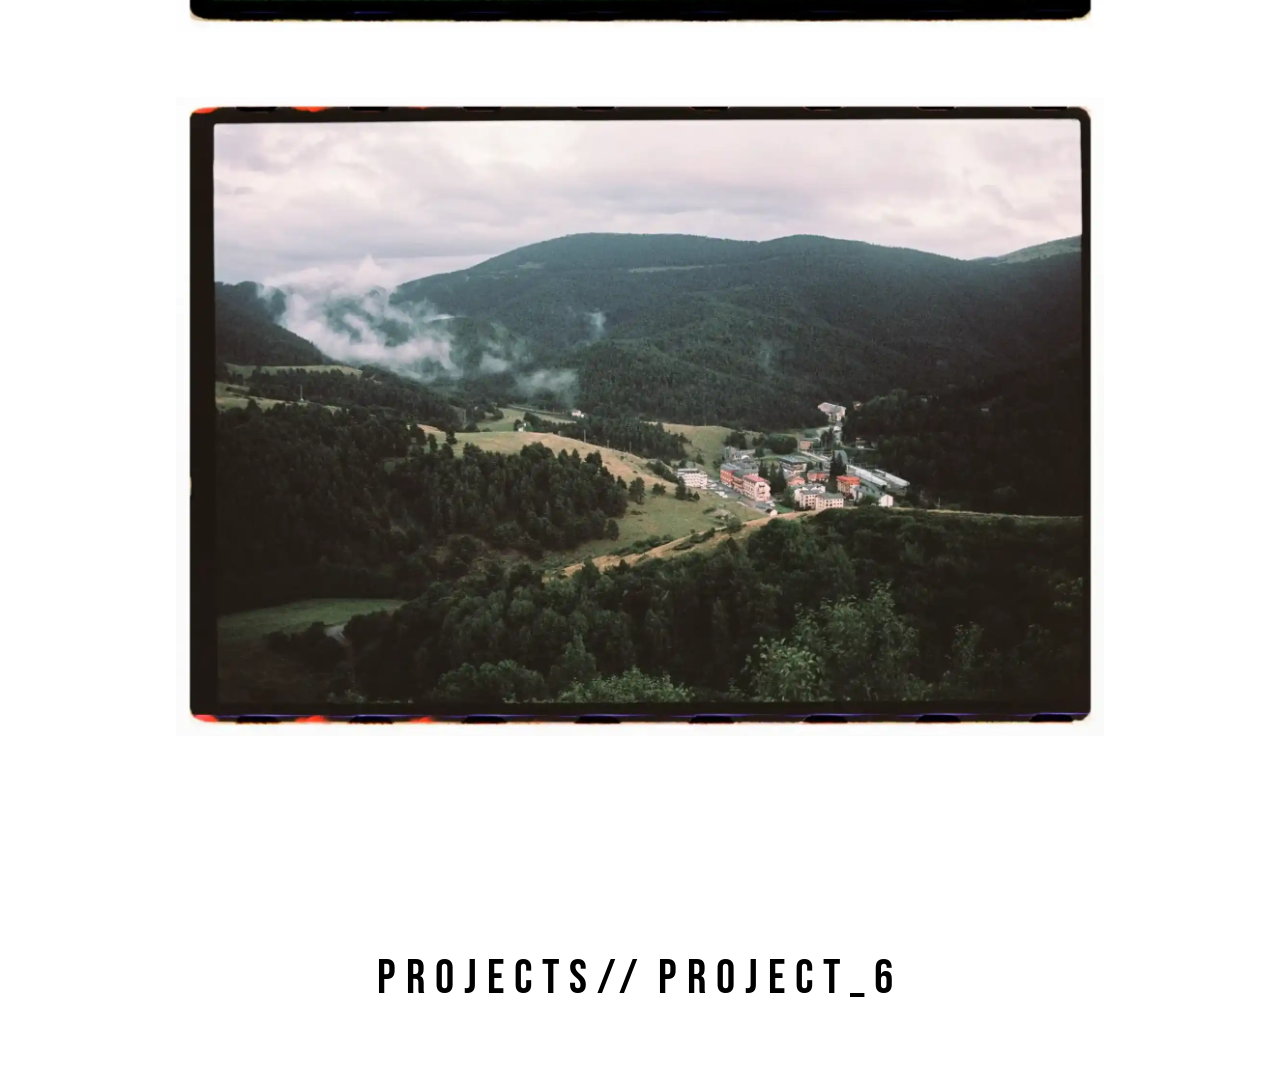
<file: project6.html>
<!DOCTYPE html>
<html lang="en">

<head>
    <!--ETIQUETA PARA UN MEJOR POSICIONAMIENTO SEO-->
    <meta name="description" content="Stillness - Una exploración visual sobre el minimalismo y la calma a través del disseño web y la fotografia de Pau Montalvá.">
    <meta charset="UTF-8">
    <meta name="viewport" content="width=device-width, initial-scale=1.0">
    <title>Proyecto6</title>
    <link rel="stylesheet" href="css/index.css">
    <script defer src="js/index.js"></script>

    <!--TIPOGRAFIA-->
    <link rel="preconnect" href="https://fonts.googleapis.com">
    <link rel="preconnect" href="https://fonts.gstatic.com" crossorigin>
    <link href="https://fonts.googleapis.com/css2?family=Bebas+Neue&family=Montserrat:wght@100..900&display=swap"
        rel="stylesheet">
</head>

<body>

    <!--HEADER + NAV DE PROJECT1-->
    <header class="Header">
        <nav class="Nav-header">
            <div class="Logo">STILLNESS</div>

            <input type="checkbox" id="Menu-hamburguesa" style="display: none;">

            <ul class="List-nav">
                <li class="Item-nav"><a href="index.html" title="item del nav">HOME</a></li>
                <li id="Item-nav-concept"><a href="concept.html" title="item del nav">CONCEPT</a></li>
                <li class="Item-nav"><a class="works" href="works.html" title="item del nav">WORKS</a></li>
                <li class="Item-nav"><a href="about.html" title="item del nav">ABOUT ME</a></li>
            </ul>
        <!--MENU HAMBURGUESA-->
            <label class="Label-hamburguesa" aria-label="Abre menú de navegación" for="Menu-hamburguesa">
                <svg xmlns="http://www.w3.org/2000/svg" width="26" height="26" fill="currentColor" class="List-icon"
                    viewBox="0 0 16 16">
                    <path fill-rule="evenodd"
                        d="M2.5 12a.5.5 0 0 1 .5-.5h10a.5.5 0 0 1 0 1H3a.5.5 0 0 1-.5-.5m0-4a.5.5 0 0 1 .5-.5h10a.5.5 0 0 1 0 1H3a.5.5 0 0 1-.5-.5m0-4a.5.5 0 0 1 .5-.5h10a.5.5 0 0 1 0 1H3a.5.5 0 0 1-.5-.5" />
                </svg>
            </label>
        </nav>
    </header>
    <!--Titulo + ficha del carrete-->
    <main class="Main-project1">
        <h1>Project_6//</h1>
        <div class="Card-project1">
            <ul class="Project-info">
                <li><strong>LOCATION //</strong> MENORCA / PIRINEO CATALAN, SPAIN</li>
                <li><strong>FILM STOCK //</strong> 4HUNDRED FILM 100</li>
                <li><strong>DATE //</strong> AUGUST 2025</li>
            </ul>
        </div>

        <!--Imágenes-->

        <section class="Section-project1">

            <div class="Container-project1">



                <picture>
                    <source srcset="proyecto6/6webp/menorca1.webp" type="image/webp">
                    <img src="proyecto6/menorca1.jpg" alt="sa mesquida" loading="lazy">
                </picture>

                <picture>
                    <source srcset="proyecto6/6webp/menorca2.webp" type="image/webp">
                    <img src="proyecto6/menorca2.jpg" alt="es tancats" loading="lazy">
                </picture>

                <picture>
                    <source srcset="proyecto6/6webp/menorca3.webp" type="image/webp">
                    <img src="proyecto6/menorca3.jpg" alt="flipant amb sa mesquida" loading="lazy">
                </picture>

                <picture>
                    <source srcset="proyecto6/6webp/menorca4.webp" type="image/webp">
                    <img src="proyecto6/menorca4.jpg" alt="favarix" loading="lazy">
                </picture>

                <picture>
                    <source srcset="proyecto6/6webp/menorca5.webp" type="image/webp">
                    <img src="proyecto6/menorca5.jpg" alt="cavalleria" loading="lazy">
                </picture>

                <picture>
                    <source srcset="proyecto6/6webp/menorca6.webp" type="image/webp">
                    <img src="proyecto6/menorca6.jpg" alt="cavalleria" loading="lazy">
                </picture>

                <picture>
                    <source srcset="proyecto6/6webp/menorca7.webp" type="image/webp">
                    <img src="proyecto6/menorca7.jpg" alt="arenal del castell" loading="lazy">
                </picture>

                <picture>
                    <source srcset="proyecto6/6webp/menorca8.webp" type="image/webp">
                    <img src="proyecto6/menorca8.jpg" alt="despertant en aquesta meravella" loading="lazy">
                </picture>

                <picture>
                    <source srcset="proyecto6/6webp/menorca9.webp" type="image/webp">
                    <img src="proyecto6/menorca9.jpg" alt="park de cuitadella" loading="lazy">
                </picture>

                <picture>
                    <source srcset="proyecto6/6webp/menorca10.webp" type="image/webp">
                    <img src="proyecto6/menorca10.jpg" alt="pre molina" loading="lazy">
                </picture>

                <picture>
                    <source srcset="proyecto6/6webp/menorca11.webp" type="image/webp">
                    <img src="proyecto6/menorca11.jpg" alt="la molina" loading="lazy">
                </picture>

                <picture>
                    <source srcset="proyecto6/6webp/menorca12.webp" type="image/webp">
                    <img src="proyecto6/menorca12.jpg" alt="casa la furgo" loading="lazy">
                </picture>

                <picture>
                    <source srcset="proyecto6/6webp/menorca13.webp" type="image/webp">
                    <img src="proyecto6/menorca13.jpg" alt="la molina desde dalt" loading="lazy">
                </picture>

                <picture>
                    <source srcset="proyecto6/6webp/menorca14.webp" type="image/webp">
                    <img src="proyecto6/menorca14.jpg" alt="la molina desde dalt" loading="lazy">
                </picture>






            </div>

        </section>



        <!--BOTONES DE VUELTA-->
        <div class="Buttons-project1">
            <a href="works.html" class="Return-works" title="boton de retorno">PROJECTS//</a>
            <a href="project6.html" class="Return-page" title="boton de retorno">Project_6</a>
        </div>
    </main>

</body>

</html>
</file>
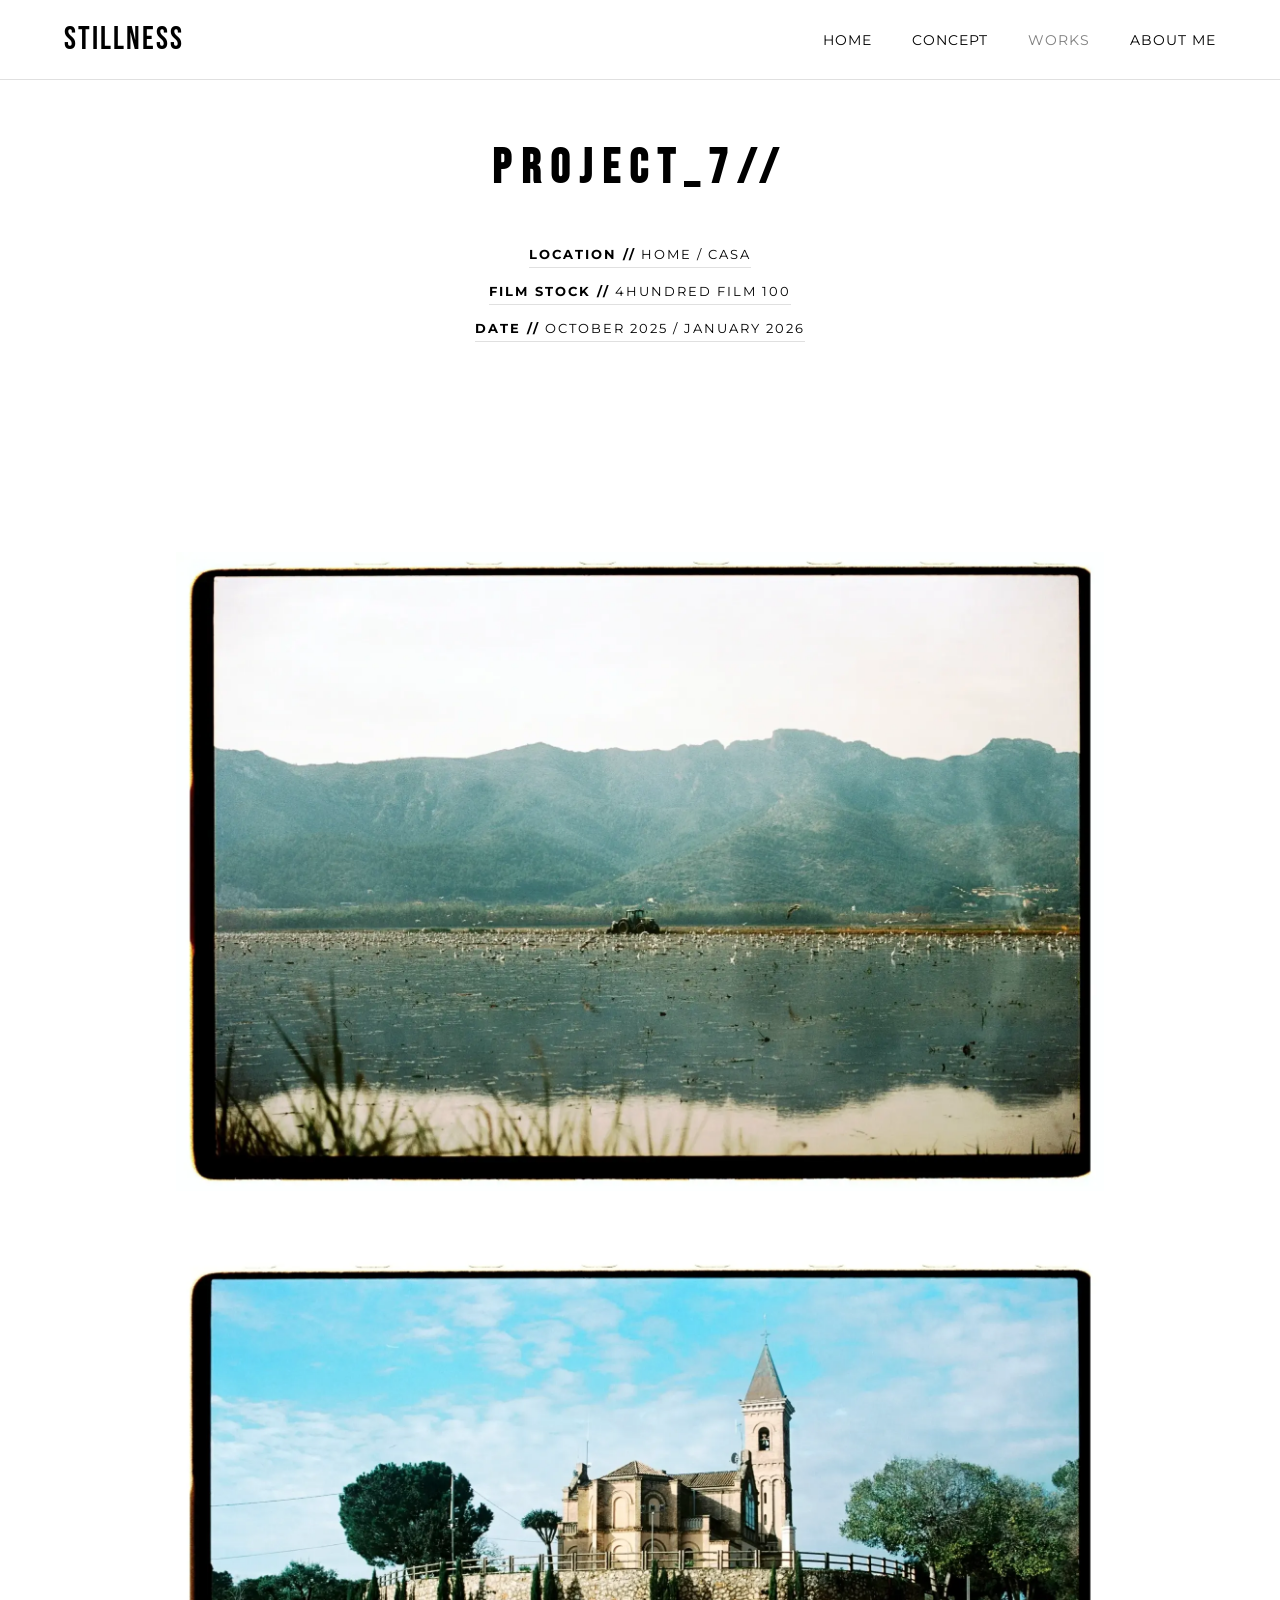
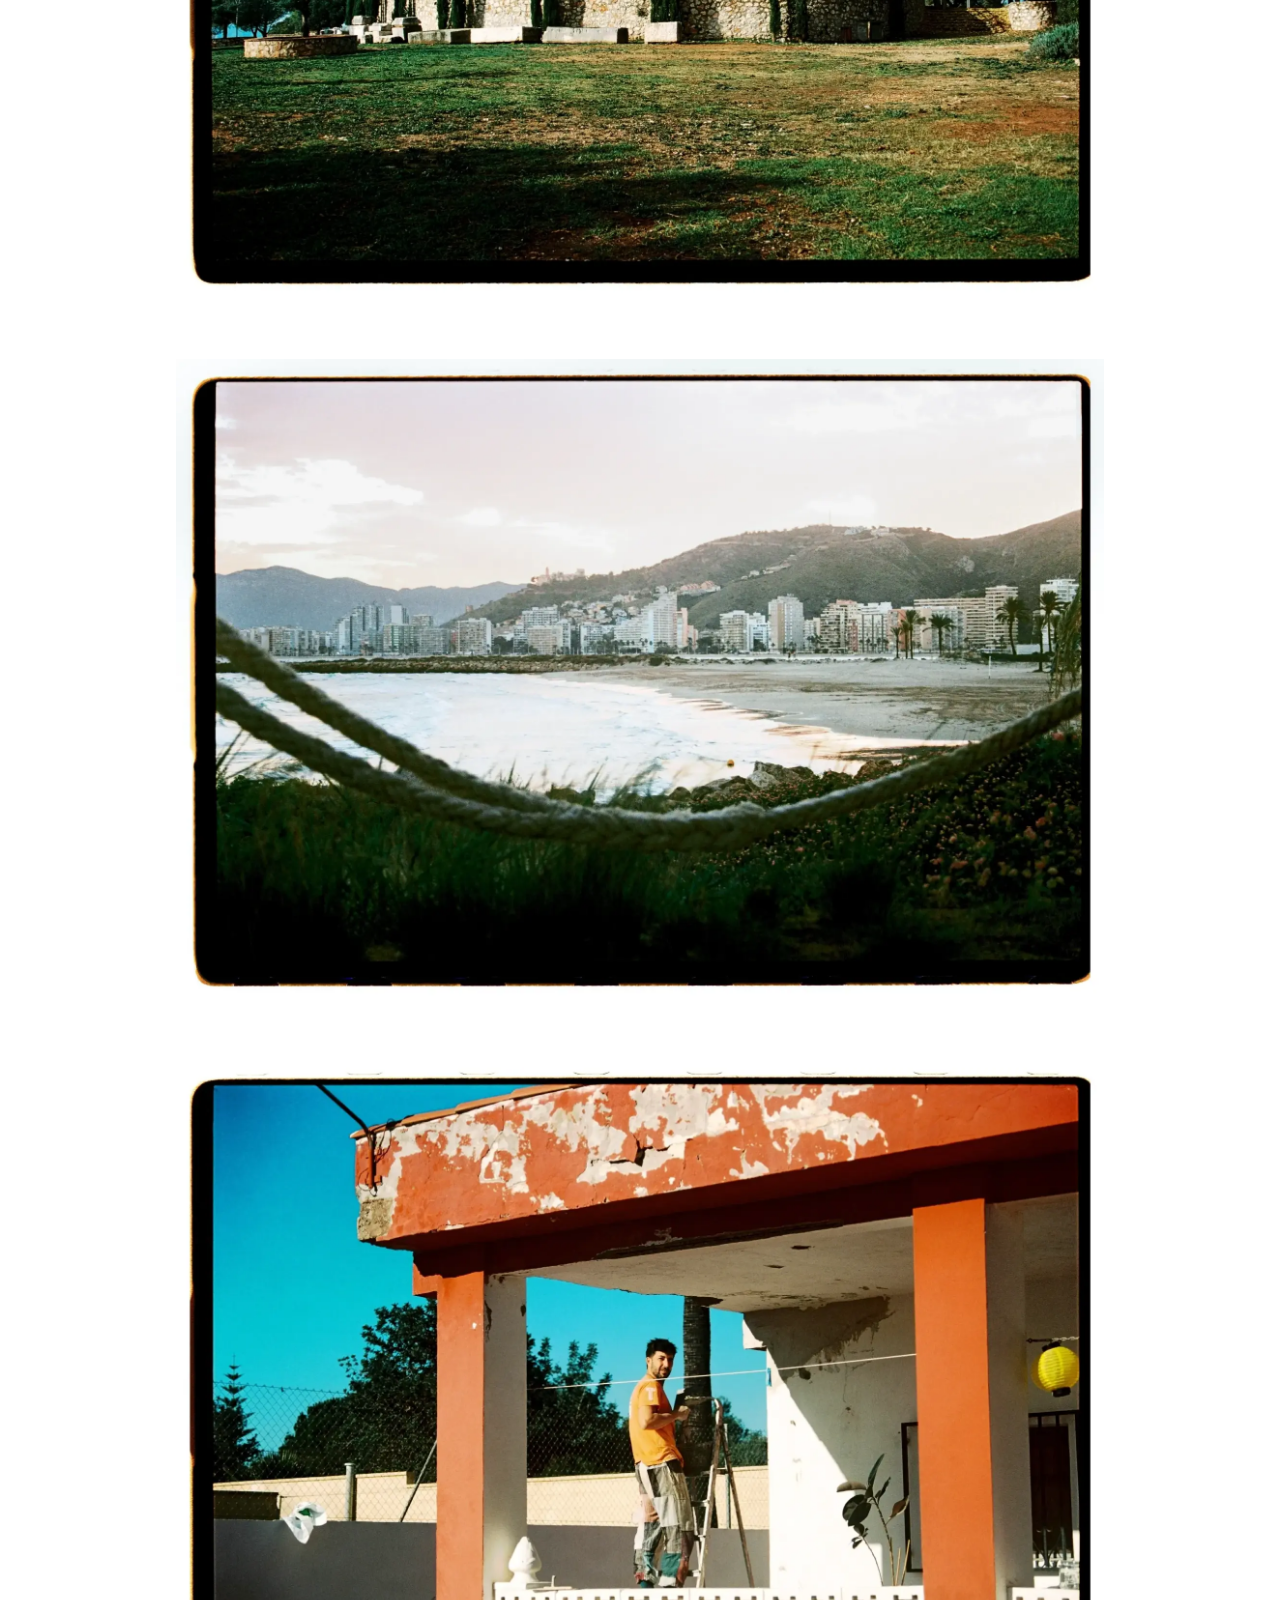
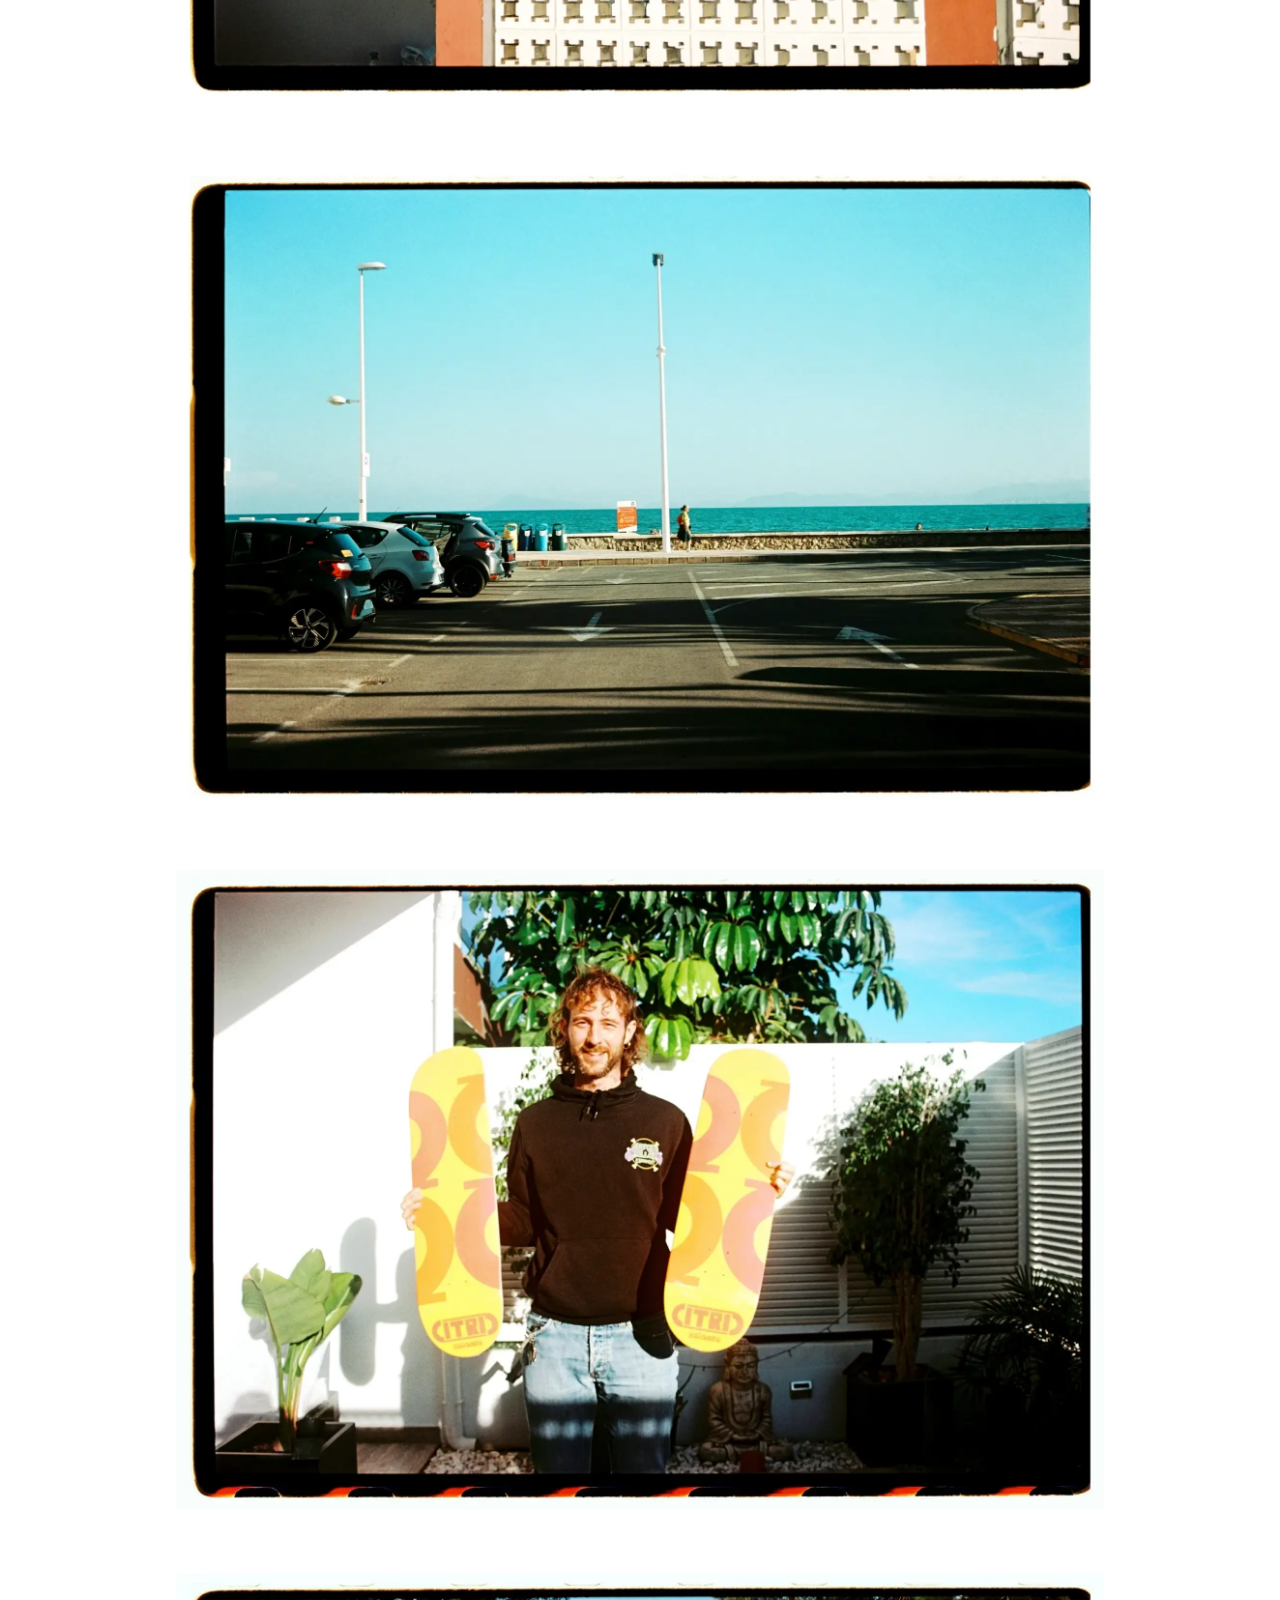
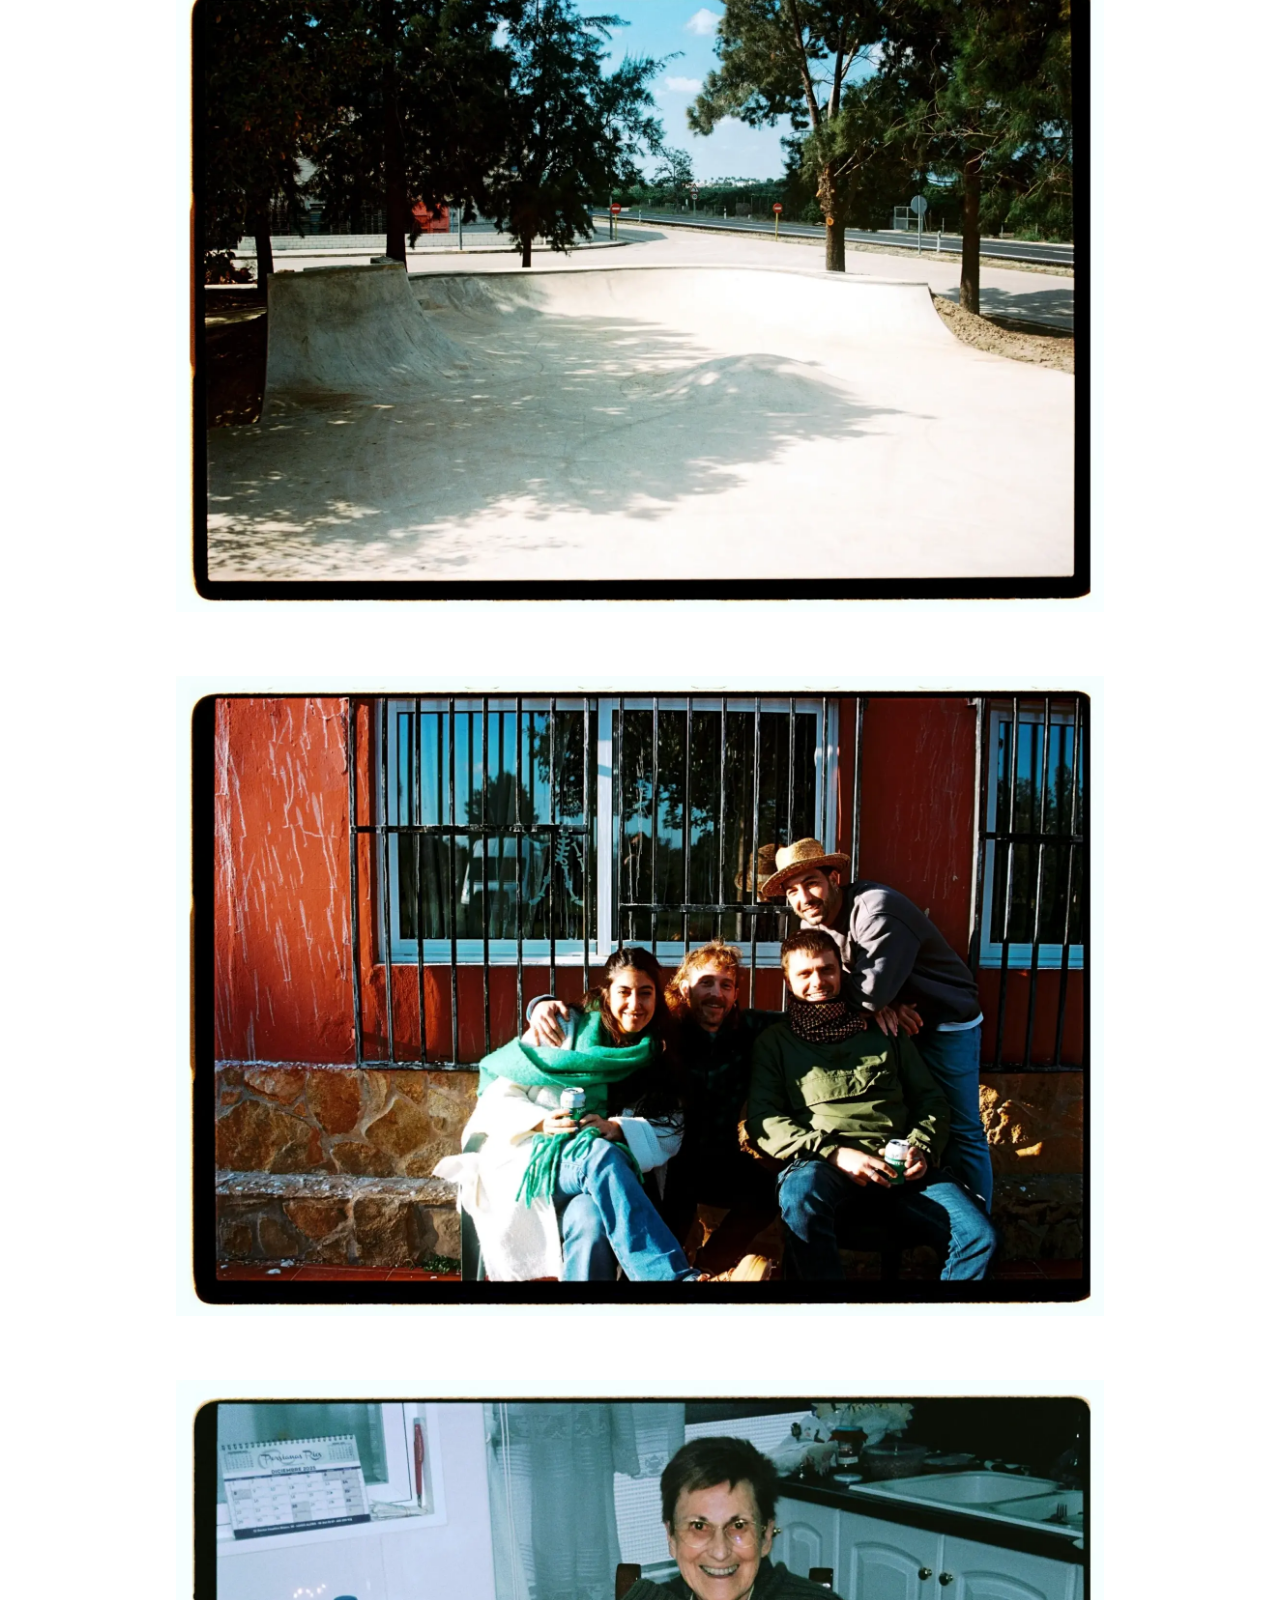
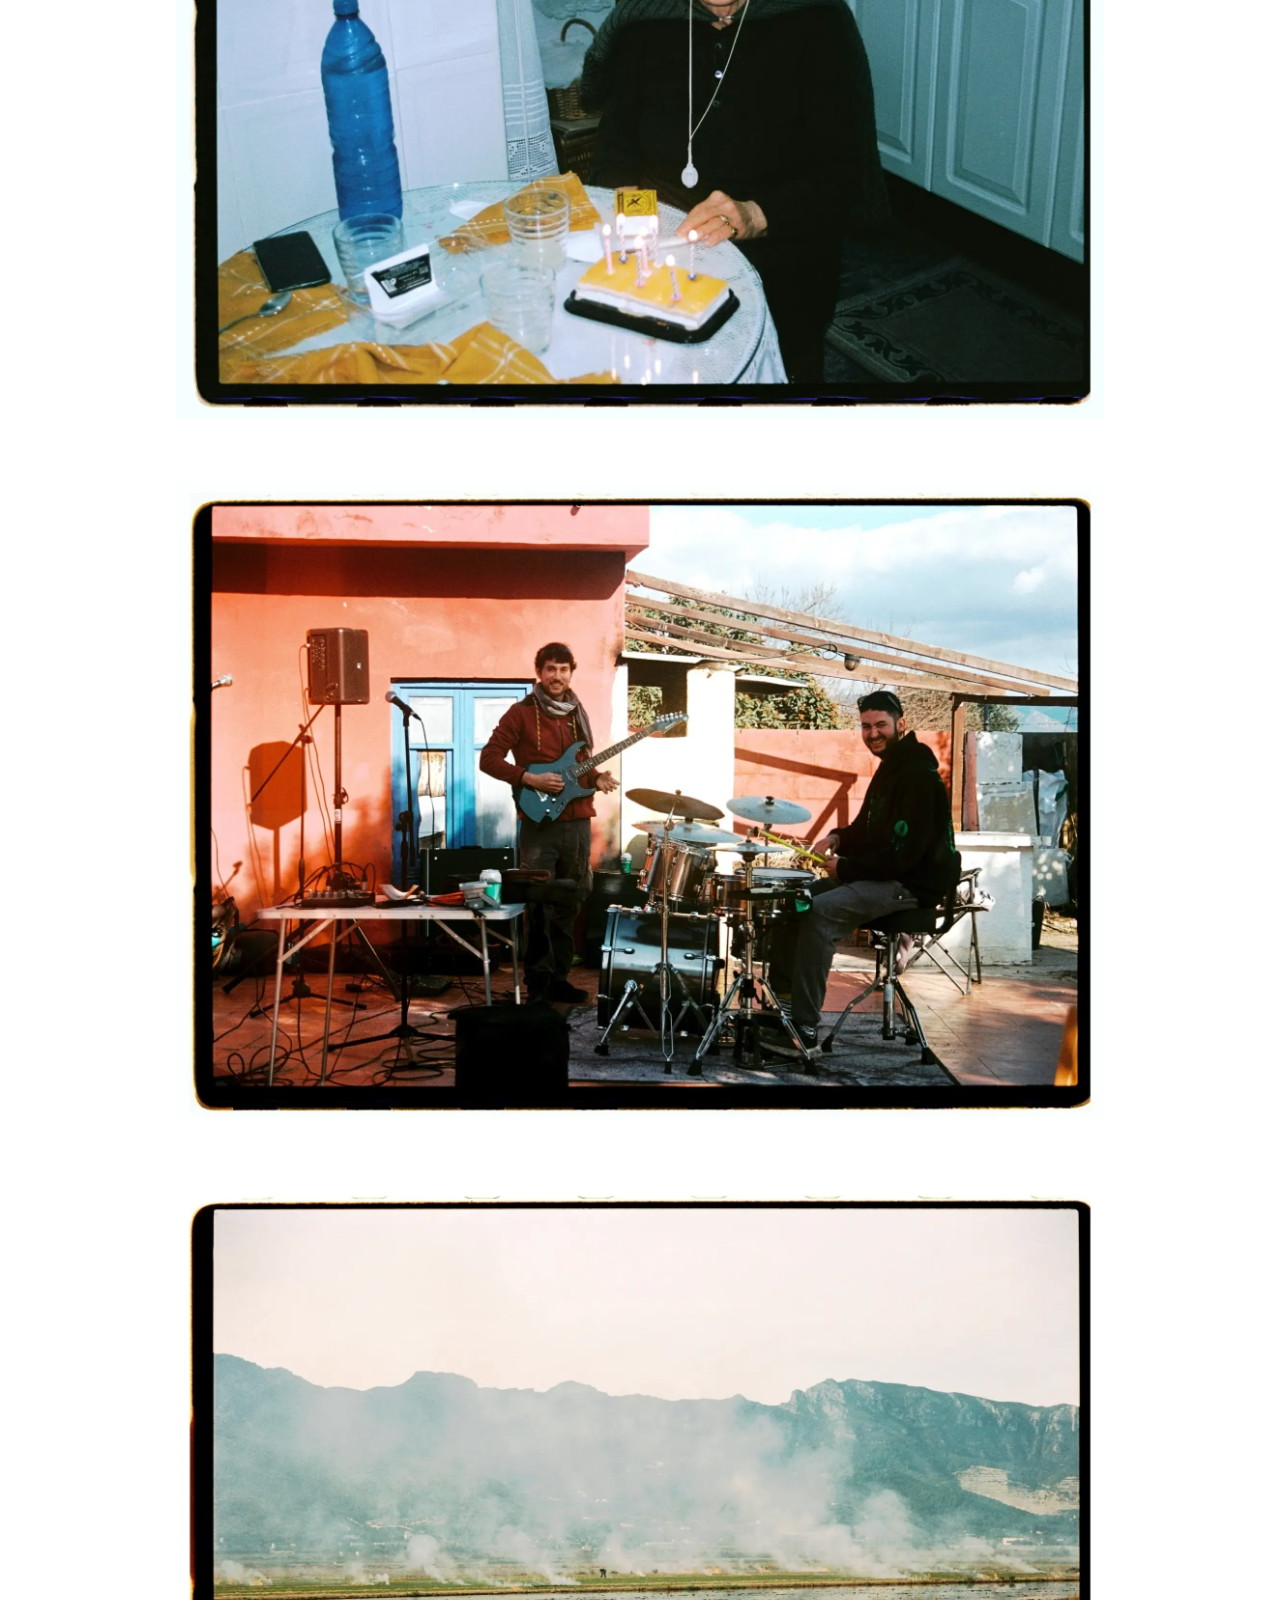
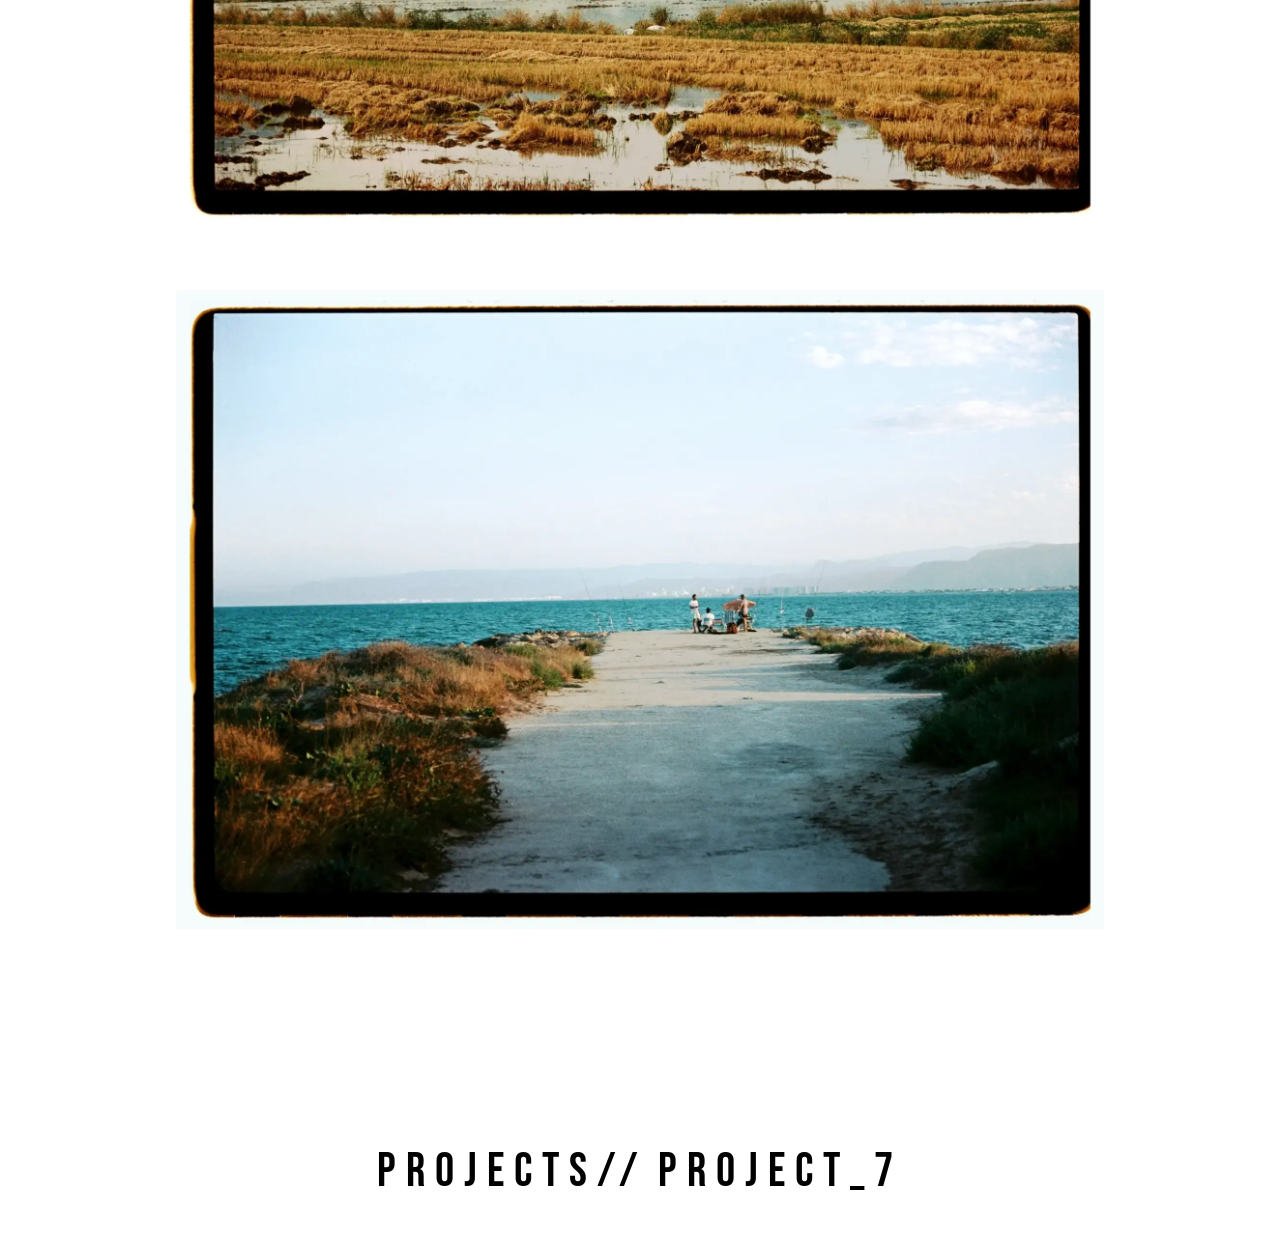
<file: project7.html>
<!DOCTYPE html>
<html lang="en">

<head>
    <!--ETIQUETA PARA UN MEJOR POSICIONAMIENTO SEO-->
    <meta name="description" content="Stillness - Una exploración visual sobre el minimalismo y la calma a través del disseño web y la fotografia de Pau Montalvá.">
    <meta charset="UTF-8">
    <meta name="viewport" content="width=device-width, initial-scale=1.0">
    <title>Proyecto7</title>
    <link rel="stylesheet" href="css/index.css">
    <script defer src="js/index.js"></script>

    <!--TIPOGRAFIA-->
    <link rel="preconnect" href="https://fonts.googleapis.com">
    <link rel="preconnect" href="https://fonts.gstatic.com" crossorigin>
    <link href="https://fonts.googleapis.com/css2?family=Bebas+Neue&family=Montserrat:wght@100..900&display=swap"
        rel="stylesheet">
</head>

<body>

    <!--HEADER + NAV DE PROJECT1-->
    <header class="Header">
        <nav class="Nav-header">
            <div class="Logo">STILLNESS</div>

            <input type="checkbox" id="Menu-hamburguesa" style="display: none;">

            <ul class="List-nav">
                <li class="Item-nav"><a href="index.html" title="item del nav" >HOME</a></li>
                <li id="Item-nav-concept"><a href="concept.html" title="item del nav">CONCEPT</a></li>
                <li class="Item-nav"><a class="works" href="works.html" title="item del nav">WORKS</a></li>
                <li class="Item-nav"><a href="about.html" title="item del nav">ABOUT ME</a></li>
            </ul>
        <!--MENU HAMBURGUESA-->
            <label class="Label-hamburguesa" aria-label="Abre menú de navegación" for="Menu-hamburguesa">
                <svg xmlns="http://www.w3.org/2000/svg" width="26" height="26" fill="currentColor" class="List-icon"
                    viewBox="0 0 16 16">
                    <path fill-rule="evenodd"
                        d="M2.5 12a.5.5 0 0 1 .5-.5h10a.5.5 0 0 1 0 1H3a.5.5 0 0 1-.5-.5m0-4a.5.5 0 0 1 .5-.5h10a.5.5 0 0 1 0 1H3a.5.5 0 0 1-.5-.5m0-4a.5.5 0 0 1 .5-.5h10a.5.5 0 0 1 0 1H3a.5.5 0 0 1-.5-.5" />
                </svg>
            </label>
        </nav>
    </header>
    <!--Titulo + ficha del carrete-->
    <main class="Main-project1">
        <h1>Project_7//</h1>
        <div class="Card-project1">
            <ul class="Project-info">
                <li><strong>LOCATION //</strong> HOME / CASA</li>
                <li><strong>FILM STOCK //</strong> 4HUNDRED FILM 100</li>
                <li><strong>DATE //</strong> OCTOBER 2025 / JANUARY 2026</li>
            </ul>
        </div>

        <!--Imágenes-->

        <section class="Section-project1">

            <div class="Container-project1">



                <picture>
                    <source srcset="proyecto7/7webp/casa1.webp" type="image/webp">
                    <img src="proyecto7/casa1.jpg" alt="crema i recollida" loading="lazy">
                </picture>

                <picture>
                    <source srcset="proyecto7/7webp/casa2.webp" type="image/webp">
                    <img src="proyecto7/casa2.jpg" alt="la montain" loading="lazy">
                </picture>

                <picture>
                    <source srcset="proyecto7/7webp/casa3.webp" type="image/webp">
                    <img src="proyecto7/casa3.jpg" alt="rinconet de cullera" loading="lazy">
                </picture>


                <picture>
                    <source srcset="proyecto7/7webp/casa4.webp" type="image/webp">
                    <img src="proyecto7/casa4.jpg" alt="lupo en sa casa" loading="lazy">
                </picture>

                <picture>
                    <source srcset="proyecto7/7webp/casa5.webp" type="image/webp">
                    <img src="proyecto7/casa5.jpg" alt="nostra part" loading="lazy">
                </picture>

                <picture>
                    <source srcset="proyecto7/7webp/casa6.webp" type="image/webp">
                    <img src="proyecto7/casa6.jpg" alt="parint les meues criatures" loading="lazy">
                </picture>

                <picture>
                    <source srcset="proyecto7/7webp/casa7.webp" type="image/webp">
                    <img src="proyecto7/casa7.jpg" alt="polinya" loading="lazy">
                </picture>

                <picture>
                    <source srcset="proyecto7/7webp/casa8.webp" type="image/webp">
                    <img src="proyecto7/casa8.jpg" alt="genteta en cap d'any" loading="lazy">
                </picture>

                <picture>
                    <source srcset="proyecto7/7webp/casa9.webp" type="image/webp">
                    <img src="proyecto7/casa9.jpg" alt="iaia" loading="lazy">
                </picture>

                <picture>
                    <source srcset="proyecto7/7webp/casa10.webp" type="image/webp">
                    <img src="proyecto7/casa10.jpg" alt="arre ak" loading="lazy">
                </picture>

                <picture>
                    <source srcset="proyecto7/7webp/casa11.webp" type="image/webp">
                    <img src="proyecto7/casa11.jpg" alt="la sega" loading="lazy">
                </picture>

                <picture>
                    <source srcset="proyecto7/7webp/casa12.webp" type="image/webp">
                    <img src="proyecto7/casa12.jpg" alt="els pescaors" loading="lazy">
                </picture>




            </div>

        </section>



        <!--BOTONES DE VUELTA-->
        <div class="Buttons-project1">
            <a href="works.html" class="Return-works" title="boton de vuelta">PROJECTS//</a>
            <a href="project7.html" class="Return-page" title="boton de vuelta">Project_7</a>
        </div>
    </main>

</body>

</html>
</file>
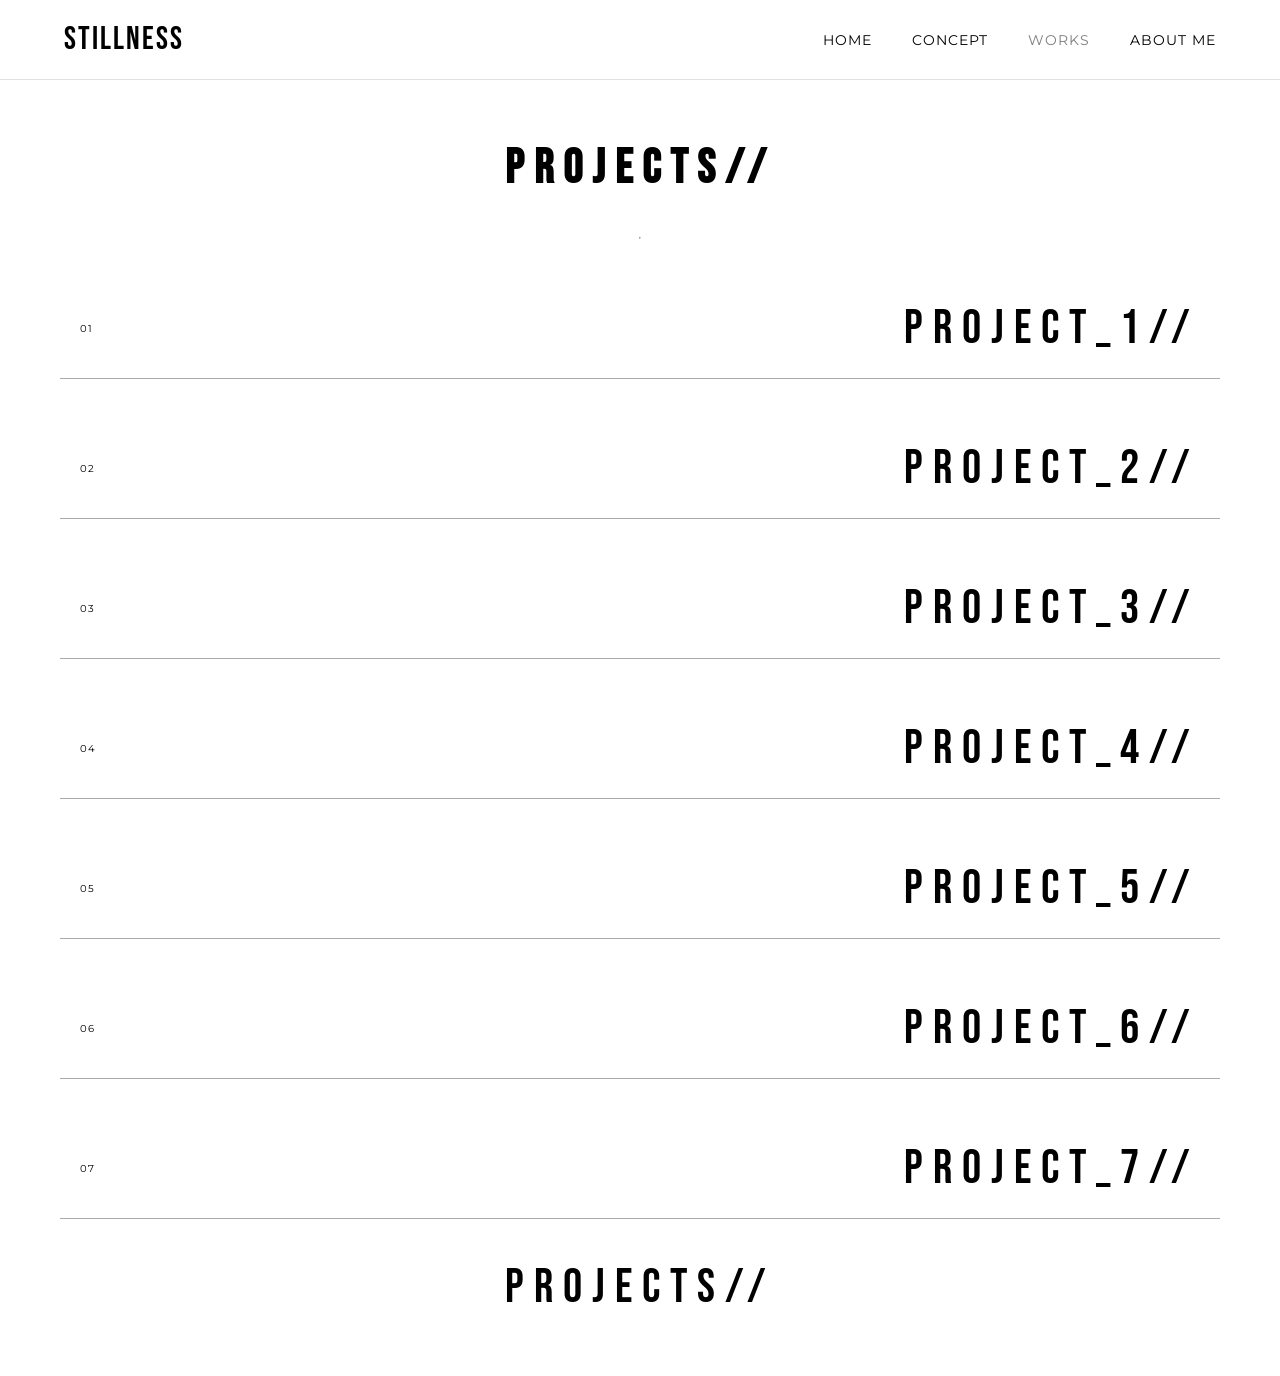
<file: works.html>
<!DOCTYPE html>
<html lang="en">
<head>
    <!--ETIQUETA PARA UN MEJOR POSICIONAMIENTO SEO-->
    <meta name="description" content="Stillness - Una exploración visual sobre el minimalismo y la calma a través del disseño web y la fotografia de Pau Montalvá.">
    <meta charset="UTF-8">
    <meta name="viewport" content="width=device-width, initial-scale=1.0">
    <title>Works | Stillness</title>
    <link rel="stylesheet" href="css/index.css">
    <script defer src="js/index.js"></script>

    <!--TIPOGRAFIA-->
    <link rel="preconnect" href="https://fonts.googleapis.com">
    <link rel="preconnect" href="https://fonts.gstatic.com" crossorigin>
    <link href="https://fonts.googleapis.com/css2?family=Bebas+Neue&family=Montserrat:wght@100..900&display=swap" rel="stylesheet">
</head>
<body>

    <!--HEADER + NAV DE WORK-->
    <header class="Header">
       <nav class="Nav-header">
    <div class="Logo">STILLNESS</div> 

    <input type="checkbox" id="Menu-hamburguesa" style="display: none;">

    <ul class="List-nav">
        <li class="Item-nav"><a href="index.html" title="item del nav">HOME</a></li>
        <li id="Item-nav-concept"><a href="concept.html" title="item del nav">CONCEPT</a></li>
        <li class="Item-nav"><a  class="works" href="works.html" title="item del nav">WORKS</a></li>
        <li class="Item-nav"><a href="about.html" title="item del nav">ABOUT ME</a></li>
    </ul>
  <!--MENU HAMBURGUESA-->
    <label class="Label-hamburguesa"  aria-label="Abre menú de navegación" for="Menu-hamburguesa">
        <svg xmlns="http://www.w3.org/2000/svg" width="26" height="26" fill="currentColor" class="List-icon" viewBox="0 0 16 16">
            <path fill-rule="evenodd" d="M2.5 12a.5.5 0 0 1 .5-.5h10a.5.5 0 0 1 0 1H3a.5.5 0 0 1-.5-.5m0-4a.5.5 0 0 1 .5-.5h10a.5.5 0 0 1 0 1H3a.5.5 0 0 1-.5-.5m0-4a.5.5 0 0 1 .5-.5h10a.5.5 0 0 1 0 1H3a.5.5 0 0 1-.5-.5" />
        </svg>
    </label>
</nav>
    </header>
    
   <!--WORKS-->
   <main class="Main-works">
    <h1 class="Title-section">PROJECTS//</h1>
    <hr>

   <section class="Grid-projects">
    <article class="Project-item">
        <span>01</span>
        <a href="project1.html" data-img="proyecto1/galicia3.jpg">PROJECT_1//</a>
    </article>
    
    <article class="Project-item">
        <span>02</span>
        <a href="project2.html" data-img="proyecto2/laplanaalta3.jpg">PROJECT_2//</a>
    </article>
    
    <article class="Project-item">
        <span>03</span>
        <a href="project3.html" data-img="proyecto3/catalunya1.jpg">PROJECT_3//</a>
    </article>
   
    <article class="Project-item">
        <span>04</span>
        <a href="project4.html" data-img="proyecto4/montesa9.jpg">PROJECT_4//</a>
    </article>
   
    <article class="Project-item">
        <span>05</span>
        <a href="project5.html" data-img="proyecto5/pego8.jpg">PROJECT_5//</a>
    </article>
   
    <article class="Project-item">
        <span>06</span>
        <a href="project6.html" data-img="proyecto6/menorca6.jpg">PROJECT_6//</a>
    </article>
    
    <article class="Project-item">
        <span>07</span>
        <a href="project7.html" data-img="proyecto7/casa12.JPG">PROJECT_7//</a>
    </article>
</section>
    
    <!--BOTON DE VUELTA-->
    <a href="works.html" class="Return-works" title="boton de vuelta">PROJECTS//</a>

</main>
    
</body>
</html>
</file>
<file: css/index.css>
:root {
    /*TEXTO*/
    --texto-botones: 'Montserrat', sans-serif;
    --texto-works: 'Bebas Neue', sans-serif;
    --texto-web: 'Bebas Neue', sans-serif;
    --texto-cuerpo: 'Montserrat', sans-serif;
    /*MEDIDAS*/
    --fs-button: 0.875rem;
    --fs-text: 1rem;
    --fs-text-works: 3rem;
    --fs-text-web: 2rem;
    /*COLORES*/
    --color-texto: #000000;
    --color-botones: #A9A9A9;
    --color-linias: #A9A9A9;
    --color-titulo: #FFFFFF;

    /*KERNING*/
    --letterspaccing-buttons: .0625rem;
    --letterspaccing-works: .625rem
}


/* --- RESET I BODY --- */

* {
    margin: 0;
    padding: 0;
    box-sizing: border-box;
}



/* --------------------------------------------------- 1. HEADER I NAV------------------------------------------------- */
.Header {
    background-color: #FFFFFF;
    width: 100%;
    height: 80px;
    display: flex;
    align-items: center;
    padding: 0 5%;
    border-bottom: 1px solid #E0E0E0;
    flex-shrink: 0;
}

.Nav-header {
    width: 100%;
    display: flex;
    justify-content: space-between;
    align-items: center;
}

/* Logo */
.Logo {
    font-family: 'Bebas Neue', sans-serif;
    font-size: 2rem;
    color: #000000;
    letter-spacing: 2px;
}

.List-nav {
    display: flex;
    gap: 2.5rem;
    list-style: none;
}

.List-nav a {
    text-decoration: none;
    color: #000000;
    font-family: var(--texto-botones);
    font-size: var(--fs-button);
    letter-spacing: 1px;
    transition: color 0.3s ease;
}

.List-nav a:hover {
    color: #A9A9A9;
}

/* --- 2. SECCIÓ FOTO (L'ESPAI QUE QUEDA) --- */
.Contenedor-home {
    position: relative;
    width: 100%;
    height: calc(100vh - 80px);
    overflow: hidden;
    flex-grow: 1;
    /*ESTO ESTÁ HECHO CON IA*/
}

.Contenedor-home img {
    width: 100%;
    height: 100%;
    object-fit: cover;
    display: block;
}

/* --- 3.PARTE DE TEXTO--- */
.Text-home {
    position: absolute;
    right: 3%;
    bottom: 5px;

    display: flex;
    flex-direction: column;
    align-items: flex-start;
    text-align: left;
    z-index: 10;
}

.Text-home h2 {
    color: var(--color-titulo);
    font-family: 'Bebas Neue', sans-serif;
    font-size: clamp(4rem, 15vw, 11rem);
    line-height: 0.8;
    margin: 0;
    letter-spacing: 5px;
}

.Text-home p {
    color: var(--color-titulo);
    font-family: var(--texto-web);
    font-size: 2.5rem;
    letter-spacing: 12px;

}


.Footer {
    background-color: #FFFFFF;
    width: 100%;
    padding: 1.5rem 5%;
    display: flex;
    justify-content: center;
    border-top: 1px solid #E0E0E0;
    flex-shrink: 0;

    & p {
        font-family: var(--texto-cuerpo);
        font-size: 0.7rem;
        color: #A9A9A9;
        letter-spacing: 1px;
        text-transform: uppercase;
    }
}

/*----------------------------------------------------------------------------------CONCEPT------------------------------------------------------------------*/



.Section-concept {

    display: flex;
    flex-direction: column;
    align-items: center;
    margin: 3.75rem;
    padding: 3.75rem;
    gap: 2.5rem;
    width: 75rem;
    margin: 0 auto;
    margin-top: 3.75rem;

    & h1 {
        font-family: var(--texto-works);
        font-size: var(--fs-text-works);
        color: var(--color-texto);
        letter-spacing: var(--letterspaccing-works);
    }
}

.Section-buttons {
    display: flex;
    flex-direction: row;
    gap: .9375rem;
    height: 1.5rem;
    align-items: center;

    & a {
        border-radius: 1px solid black;
        text-decoration: none;
        color: var(--color-botones);
        font-family: var(--texto-botones);
        font-size: var(--fs-button);
        letter-spacing: var(--letterspaccing-buttons);
        transition: 0.7s;

    }

    & a:hover {
        font-size: 1.0625rem;
        color: var(--color-texto);

    }
}

.Container-contact {
    font-family: var(--texto-cuerpo);
    color: var(--color-texto);
    line-height: 1.6;
    text-align: center;


}

.concep {
    opacity: 0.5;
}

.Section-concept h2 {
    font-size: clamp(1.8rem, 6vw, 3.5rem);
    line-height: 1.1;
}

.Container-concept {
    padding-inline: clamp(1rem, 5%, 5rem);
    max-width: 1000px;
    margin: 0 auto;
}

.Section-concept {
    margin-top: clamp(2rem, 8vh, 6rem);
}


/*EFECTO DE TARGET PARA LOS BOTONES DE LOS IDOMAS*/

/* 1. ESCONDEMOS LOS IDIOMAS PRIMERO*/
#castellano,
#ingles,
#valenciano {
    display: none;
}

/* 2. PERO QUE EL CASTELLANO SE VEA SI NO HAY NINGUN ESTADO ACTIVO*/
#castellano {
    display: block;
    width: 100%;
    font-family: var(--texto-cuerpo);
    text-align: center;
}

/* 3. SI SE ACTIVA CUALQUIER TARGET QUE NO SEA EL CASTELLANO ESCONDEMOS EL CASTELLANO */

:target:not(#castellano)~#castellano,
body:has(#ingles:target) #castellano,
body:has(#valenciano:target) #castellano {
    display: none;
    scroll-margin-top: 100vh;
}



#castellano:target,
#ingles:target,
#valenciano:target,
#castellano {
    display: block;
    width: 100%;
    font-family: var(--texto-cuerpo);
    color: var(--color-texto);
    scroll-margin-top: 100vh;


    line-height: 1.8;
    text-align: center;
    max-width: 800px;
    margin: 0 auto;
}

:target {}

/*---------------------------------------------------------------WORKS--------------------------------------------------------------------------------------*/


.Main-works {

    display: flex;
    flex-direction: column;
    gap: 2.5rem;
    align-items: center;
    padding: 3.75rem;

    & h1 {
        font-family: var(--texto-works);
        color: var(--color-texto);
        font-size: var(--fs-text-works);
        letter-spacing: var(--letterspaccing-works);
    }
}

.Grid-projects {
    display: flex;
    flex-direction: column;
    gap: 2.5rem;
    width: 100%;
}

.Project-item {
    display: flex;
    flex-direction: row;

    width: 100%;
    justify-content: space-between;
    height: 6.25rem;
    align-items: center;
    padding: 1.25rem;
    border-bottom: 1px solid var(--color-linias);
    transition: 0.2s;

    & span {
        font-family: var(--texto-cuerpo);
        font-size: .625rem;
        letter-spacing: var(--letterspaccing-buttons);
    }

    & a {
        font-family: var(--texto-works);
        font-size: var(--fs-text-works);
        letter-spacing: var(--letterspaccing-works);
        color: var(--color-texto);
        text-decoration: none;
    }
}

/* --- HOVER --- */
.Project-item:hover a,
.Project-item:hover span {
    color: white;
    transition: color 0.3s ease;

}

.Return-works {
    font-family: var(--texto-works);
    color: var(--color-texto);
    letter-spacing: var(--letterspaccing-works);
    font-size: var(--fs-text-works);
    text-decoration: none;
    transition: 0.2s;
}

.Return-works:hover {
    opacity: 0.5;
}

.worka {
    opacity: 0.5;

}

.works {
    opacity: 0.5;
}



/*-----------------------------------------------------------ABOUT ME--------------------------------------------------------------------------------*/


.Main-about {
    display: flex;
    flex-direction: row;
    width: 100%;
    height: calc(100vh - 80px);
    align-items: stretch;
    overflow: hidden;
}


.Section-about {
    flex: 1.2;
    display: flex;
    justify-content: center;
    align-items: center;
    padding: 0 5%;
    background-color: white;
}

.About-content-wrapper {
    width: 100%;
    max-width: 550px;
    display: flex;
    flex-direction: column;
}


.Section-about h1 {
    font-family: var(--texto-works);
    font-size: var(--fs-text-works);
    letter-spacing: var(--letterspaccing-works);
    color: var(--color-texto);
    align-self: flex-start;
    position: relative;
    left: -10%;
    margin-bottom: 4rem;
}


.About-buttons {
    display: flex;
    justify-content: center;
    gap: 2rem;
    margin-bottom: 1.5rem;
}

.About-buttons a {
    text-decoration: none;
    color: #999;
    font-family: var(--texto-botones);
    font-size: var(--fs-button);
    transition: 0.3s;
}

.About-buttons a:hover {
    font-size: 1.0625rem;
}

.About-buttons a:hover {
    color: #000000;
}


.About-text {
    display: none;
    font-family: var(--texto-cuerpo);
    line-height: 1.8;
    color: var(--color-texto);
    text-align: center;
}

#Spanish-about {
    display: block;
}

:target {
    display: block;
}

body:has(#English-about:target) #Spanish-about,
body:has(#Valencian-about:target) #Spanish-about {
    display: none;
}


.About-image-container {
    flex: 0.8;
    height: 100%;
}

.About-image-container img {
    width: 100%;
    height: 100%;
    object-fit: cover;
    display: block;
}

ul.List-nav li.Item-nav a#aboutme {
    opacity: 0.5;
}

/*---------------------------------------------------------PROJECT1,2,3,4,5,6,7-------------------------------------------------------------------------------*/



.Main-project1 {
    display: flex;
    flex-direction: column;
    align-items: center;
    width: 100%;
    margin: 3.75rem 0;
    padding: 0 1rem;
    gap: 3.125rem;

    & h1 {
        font-family: var(--texto-works);
        font-size: var(--fs-text-works);
        letter-spacing: var(--letterspaccing-works);
    }

}

.Card-project1 {
    opacity: 0;
    animation-name: opacidad;
    animation-duration: 2s;
    animation-delay: 0.5s;
    animation-fill-mode: forwards;


}

.Project-info {
    list-style: none;
    padding: 0;
    display: flex;
    flex-direction: column;
    align-items: center;
    gap: 1rem;
}

.Project-info li {
    font-family: var(--texto-cuerpo);
    font-size: 0.8rem;
    letter-spacing: 2px;
    text-transform: uppercase;
    border-bottom: 1px solid #E0E0E0;
    padding-bottom: 5px;
    width: fit-content;
    min-width: 200px;
    text-align: center;
}

.Container-project1 {
    display: flex;
    flex-direction: column;
    max-width: 1400px;
    margin: 5rem;
    padding: 5rem;
    ;
    gap: 3.75rem;

}

.Container-project1 img {
    max-width: 100%;
    height: auto;
    min-width: 100%;

}

.Buttons-project1 {
    display: flex;
    flex-direction: row;
    gap: 10px;

    & a {
        font-family: var(--texto-works);
        color: var(--color-texto);
        letter-spacing: var(--letterspaccing-works);
        font-size: var(--fs-text-works);
        text-decoration: none;

    }

    & a:hover {
        opacity: 0.5;
    }
}

.worka {
    opacity: 0.5;

}

.works {
    opacity: 0.5;
}

/*ANIMACION DE LA FICHA DE CADA GALERIA*/

@keyframes opacidad {
    from {
        opacity: 0;

    }

    to {
        opacity: 1;
    }
}


/* ---------------AQUÍ ESCONDEMOS EL MENU DE HAMBURGUESA-------------- */

.Label-hamburguesa {
    display: none;
}

#Menu-hamburguesa {
    display: none;
}


/*------------------------------------------------------RESPONSIVE DE TODA LA WEB-MEDIA QUERYS-----------------------------------------------------------*/


@media (max-width:768px) {
    /*--HEADER--*/

    /*menos separación en el nav*/
    .List-nav {
        gap: 1.25rem;
        margin: 20px;
    }

    .Text-home h2 {
        font-size: 6rem;
    }

    .Text-home p {
        font-size: 1.5rem;
    }


    /*--CONCEPT--*/

    .Section-concept {
        max-width: 43.75rem;
        display: flex;
        flex-direction: column;
        text-align: center;

        & h1 {
            font-size: 2.5rem;
        }

        & p {
            font-size: 1rem;
            ;
        }
    }

    .Section-buttons:hover {
        color: var(--color-texto);
        font-size: 1.1rem;
        ;
    }

    /*--WORKS--*/

    .Main-works {
        display: flex;
        flex-direction: column;
        align-items: center;
        gap: 64px;

        & h1 {
            font-size: 2.5rem;
        }

        & a {
            font-size: 2rem;
        }

    }

    .Main-works a:hover {
        opacity: 0.5;
        font-size: 2.5rem;
    }

    .Grid-projects span a:hover {
        opacity: 0.5;
        font-size: 2rem;
    }

    /*--PROJECTS--*/

    .Main-project1 {
        display: flex;
        flex-direction: column;
        align-items: center;
        width: 100%;

        & h1 {
            font-size: 2.5rem;
        }
    }

    .Project-info li {
        font-size: 0.7rem;
    }



    main.Main-project1 {
        padding: 0;
        width: 100%;
    }


    main.Main-project1 .Container-project1 {
        margin: 0;
        padding: 1rem;
        width: 100%;
        max-width: 100%;
    }


    main.Main-project1 .Container-project1 picture,
    main.Main-project1 .Container-project1 img {
        display: block;
        width: 100%;
        max-width: 100%;
        min-width: 100%;
        height: auto;
    }


    .Main-project1 .Buttons-project1 a:hover {
        opacity: 0.5;
        font-size: 3rem;
    }



    /* -------------------------------------------------------------ABOUT ME------------------------------------------------------------------------ */
    .Main-about {
        display: flex;
        flex-direction: column-reverse;
        align-items: center;
        gap: 1.25rem;
        height: auto;
        margin: 20px;
        padding: 20px;

    }

    .Section-about {
        display: flex;
        flex-direction: column;
        align-items: center;
        width: 37.5rem;

    }

    .About-content-wrapper {
        display: flex;
        flex-direction: column;
        align-items: center;
        gap: 1.25rem;

        width: 37.5rem;

        & h1 {
            align-items: flex-start;
            font-size: 2.5rem;
        }

        & p {
            font-size: 1rem;
        }


    }

    .About-content-wrapper h1 {
        display: flex;
        align-self: center;
        margin: 20px;
        align-self: center;
        left: 0;
        text-align: center;
        margin-left: 0;
        margin-right: 0;
    }


    .About-image-container img {
        width: 80%;
        max-width: 500px;
        height: auto;
        display: block;
        margin: 0 auto;

    }

    .Main-about,
    .Section-about,
    .About-content-wrapper h1 {
        align-self: center;
    }
}

/* --------------------------------------------------------MEDIA QUERIS PARA MOVIL--------------------------------------------------------------- */


@media (max-width:480px) {

    /* --------------------------------------------------------HOME---------------------------------------------------------------------------------- */


    .Contenedor-home {
        position: relative;
    }

    .Text-home {
        display: flex;
        flex-direction: column;
        align-items: center;
        position: absolute;
        left: 20px;
        bottom: 60px;
    }

    .Text-home h2 {
        font-size: 4.5rem;
    }

    .Text-home p {
        font-size: 1.2rem;
    }


    /* --------------------------------------------------------CONCEPT------------------------------------------------------------------------------ */


    .Section-concept {
        max-width: 25rem;
        display: flex;
        flex-direction: column;
        text-align: center;

        & h1 {
            font-size: 2rem;
            line-height: 50px;
        }

        & p {
            font-size: 1rem;
            ;
        }
    }

    .Section-buttons a {
        font-size: 1rem;
    }

    .Section-buttons:hover {
        color: var(--color-texto);
        font-size: 1.1rem;
        ;
    }

    .Section-concept .Section-buttons a {
        font-size: 0.9rem;
        padding: 10px 15px;
        text-decoration: none;
    }


    /*-----------------------------------------------------------------WORKS---------------------------------------------------------------------*/

    .Main-works {
        display: flex;
        flex-direction: column;
        align-items: center;


        & h1 {
            font-size: 2rem;
        }

        & a {
            font-size: 2rem;
        }

    }

    .Main-works a:hover {
        opacity: 0.5;
        font-size: 2.5rem;
    }

    .Grid-projects span a:hover {
        opacity: 0.5;
        font-size: 2rem;
    }

    .Grid-projects {
        display: flex;
        flex-direction: column;
        align-items: center;
        text-align: center;
    }

    .Section-buttons a {
        font-size: 1.2rem;
    }

    .Project-item {
        display: flex;
        flex-direction: column;
        align-items: center;
        text-align: center;

        & span {
            display: none;
        }

        & a {
            font-size: 1.5rem;
        }

    }

    .Return-works {
        opacity: 0.5;
    }

    .Main-works a:hover {
        opacity: 0.5;
        font-size: 2rem;
    }

    /* -----------------------------------------------------PROJECT---------------------------------------------------------------------------- */

    .Main-project1 h1 {
        font-size: 1.8rem;

    }

    .Main-project1 {

        & li {
            font-size: 0.7rem;
        }

        & a {
            opacity: 0.5;
            font-size: 1.5rem;
        }
    }

    .Main-project1 a:hover {
        font-size: 2rem;
    }


    /* --------------------------------------------------ABOUT ME------------------------------------------------------------------------- */
    
    .Main-about {
        display: flex;
        flex-direction: column-reverse;
        align-items: center;
        gap: 1.25rem;
        height: auto;
        margin: 0;         
        padding: 20px 0;  
        width: 100%;
        overflow-x: hidden; 
    }

    .Section-about {
        display: flex;
        flex-direction: column;
        align-items: center;
        width: 100%;       
    }

    .About-content-wrapper {
        display: flex;
        flex-direction: column;
        align-items: center;
        gap: 1.25rem;
        width: 85%;        
        box-sizing: border-box; 

        & h1 {
            font-size: 2rem;
            text-align: center;
        }

        & p {
            font-size: 1rem;
            text-align: center;
        }
    }

    .About-image-container img {
        width: 90%; 
        max-width: 400px;
        height: auto;
        margin-bottom: 20px;
    }

    /* --------- MENU HAMBURGUESA-----------------------*/

    .Label-hamburguesa {
        display: block;
    }

    .List-nav {
        display: none;
        flex-direction: column;
        position: absolute;
        top: 80px;
        left: 0;
        width: 100%;
        background-color: white;
        z-index: 1000;
        padding: 20px;
        border-bottom: 1px solid #E0E0E0;
    }

    #Menu-hamburguesa:checked~.List-nav {
        display: flex;
    }

}
</file>
